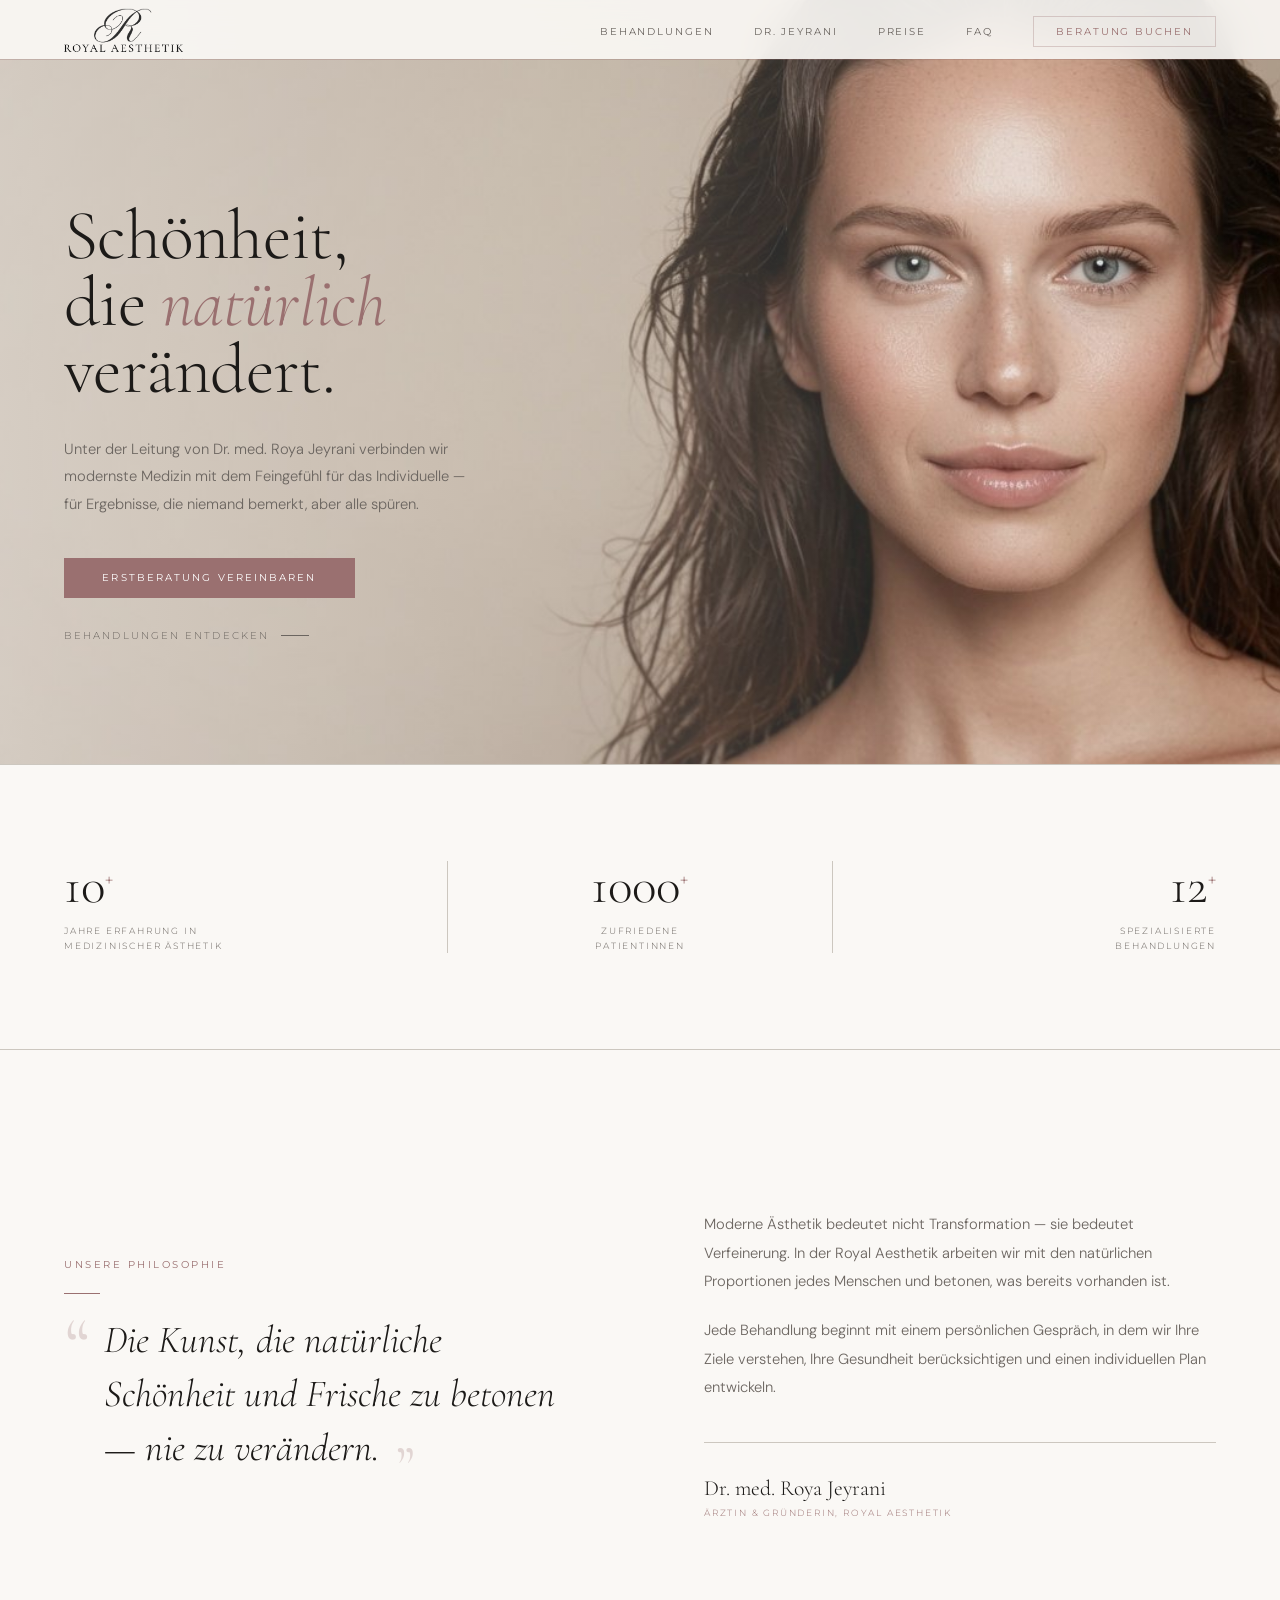
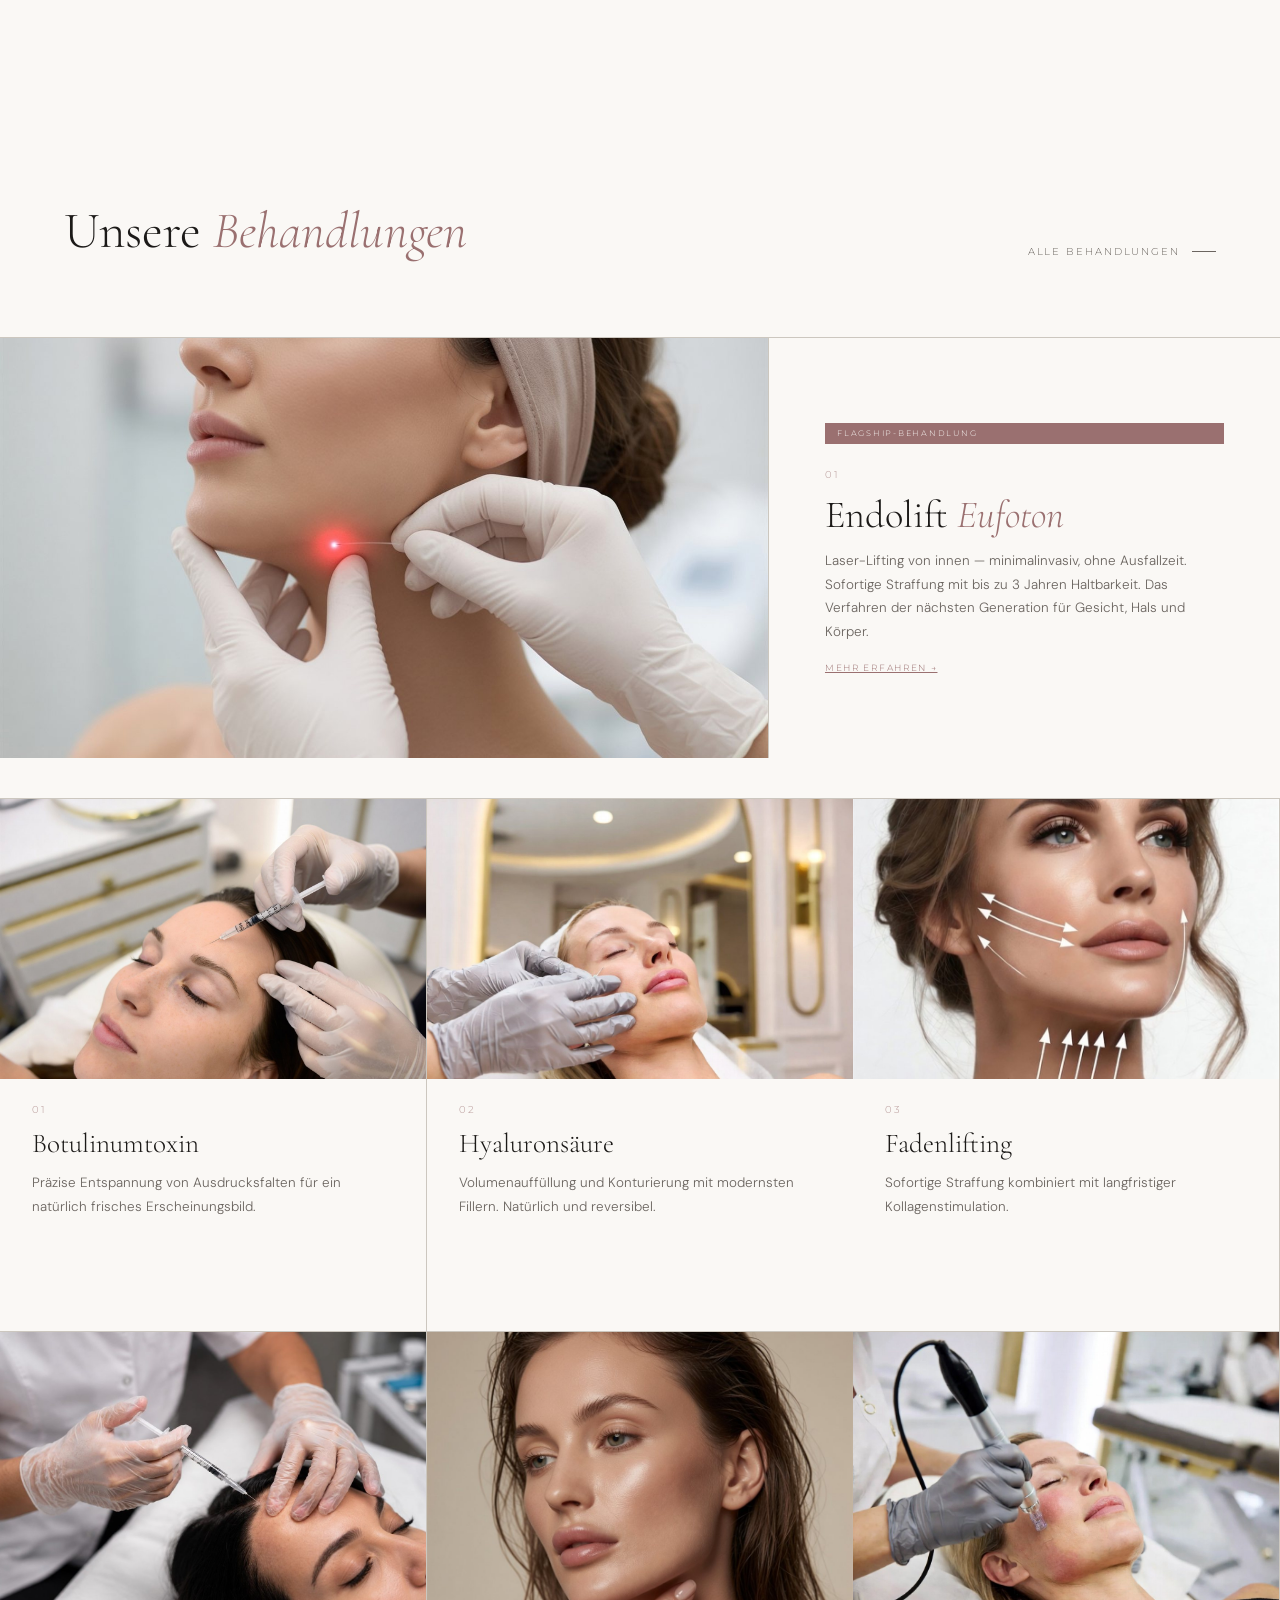
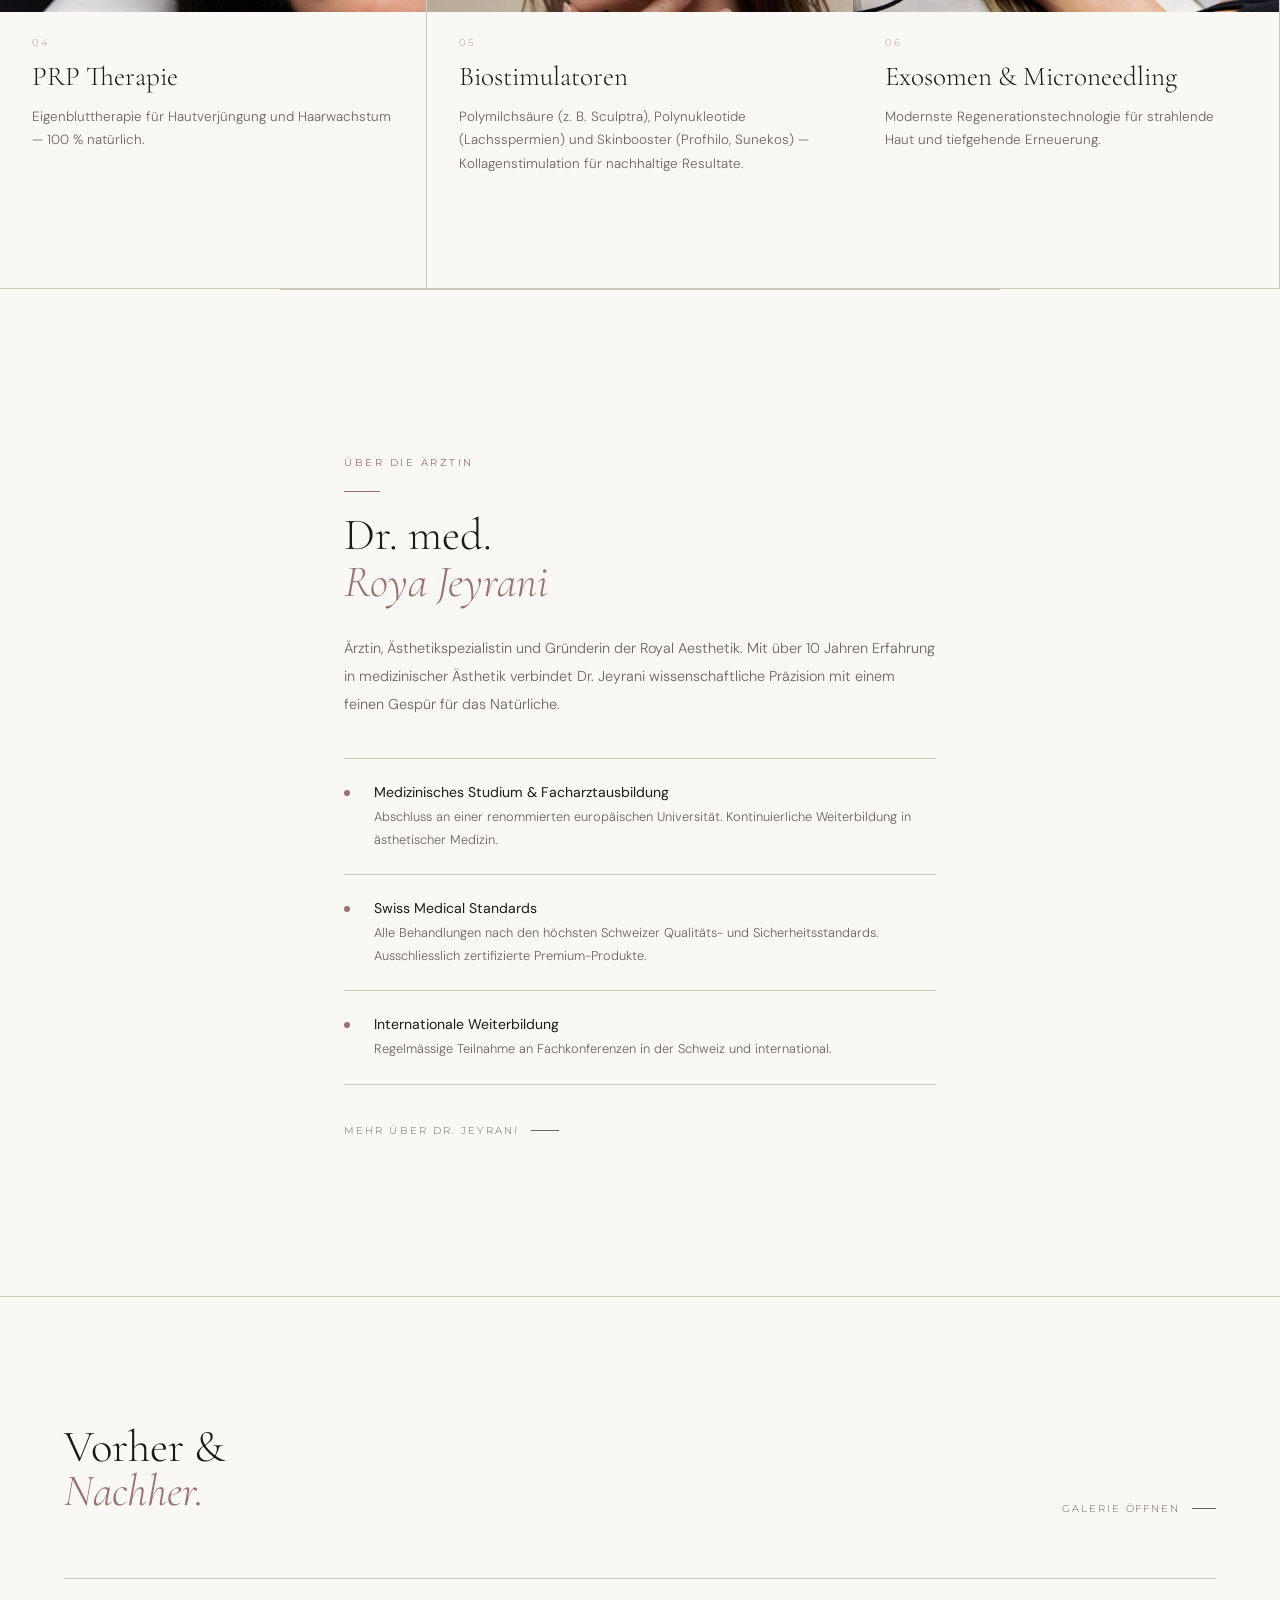
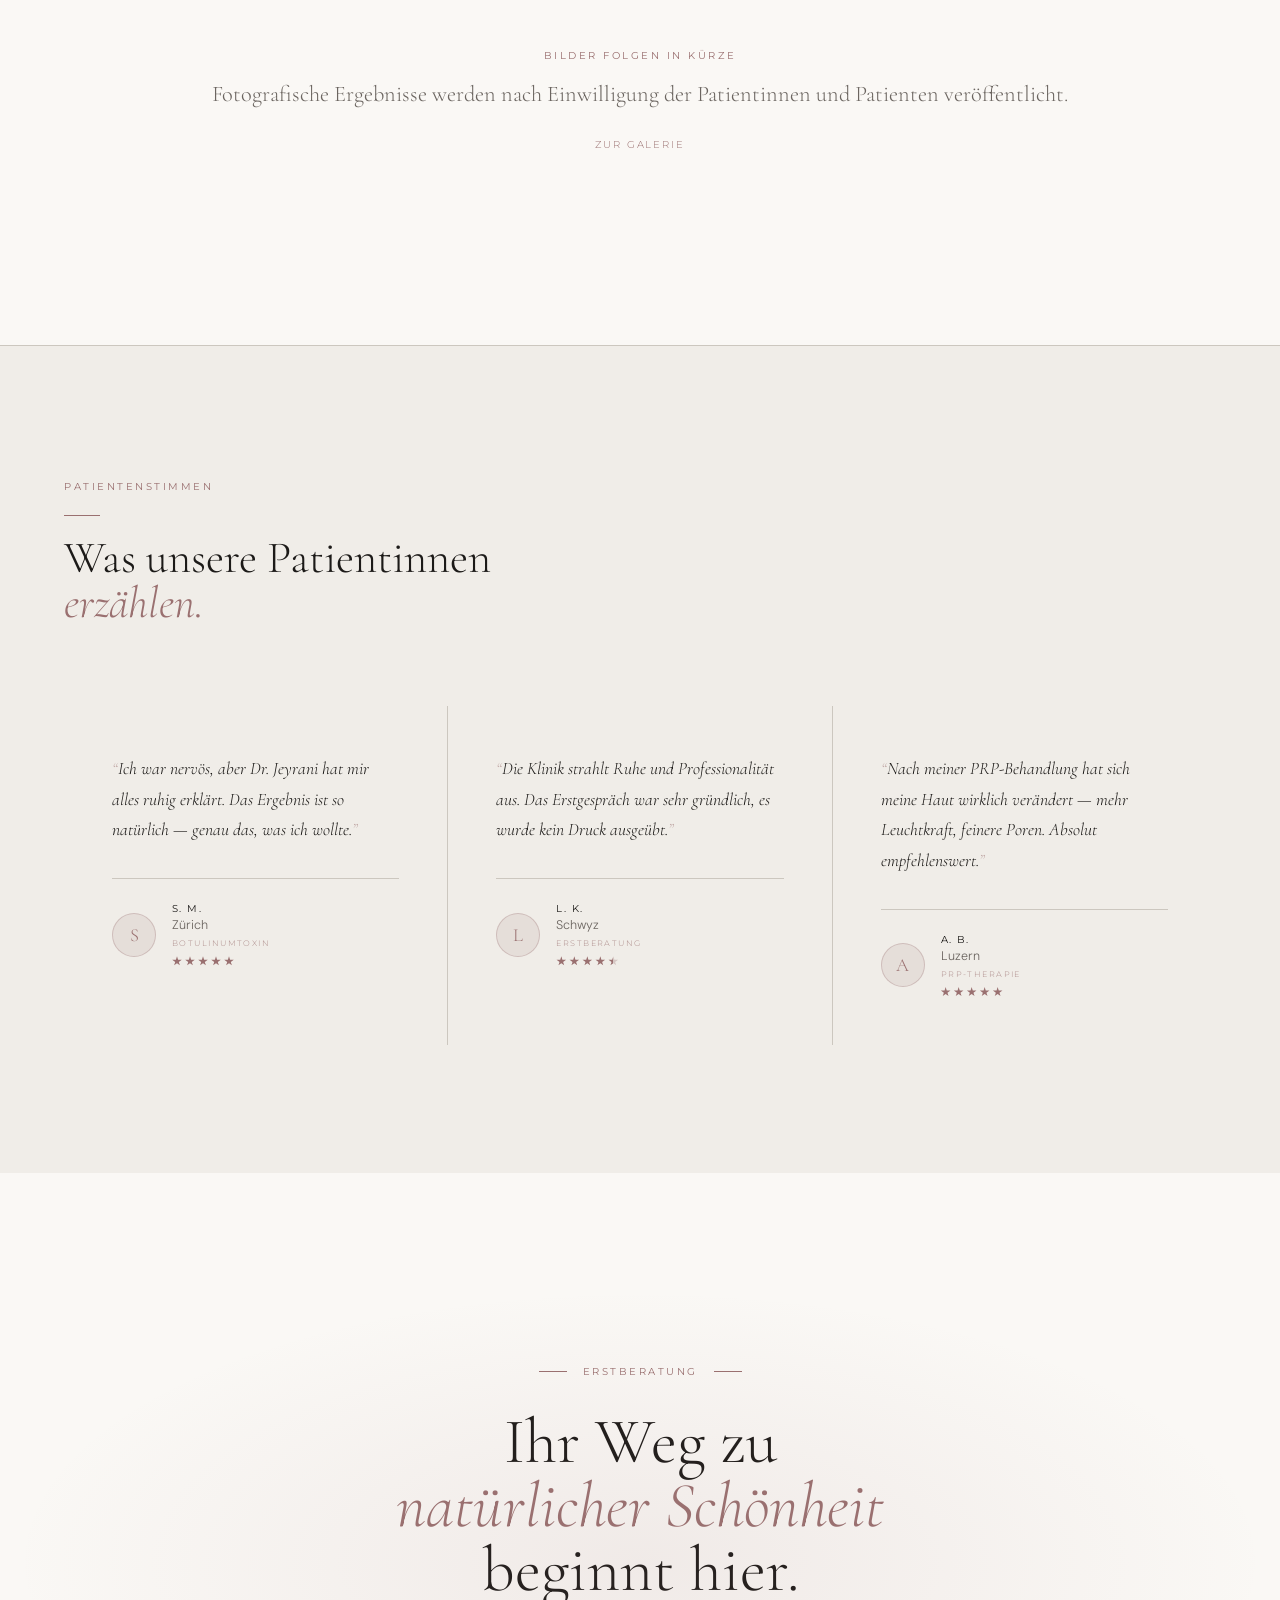
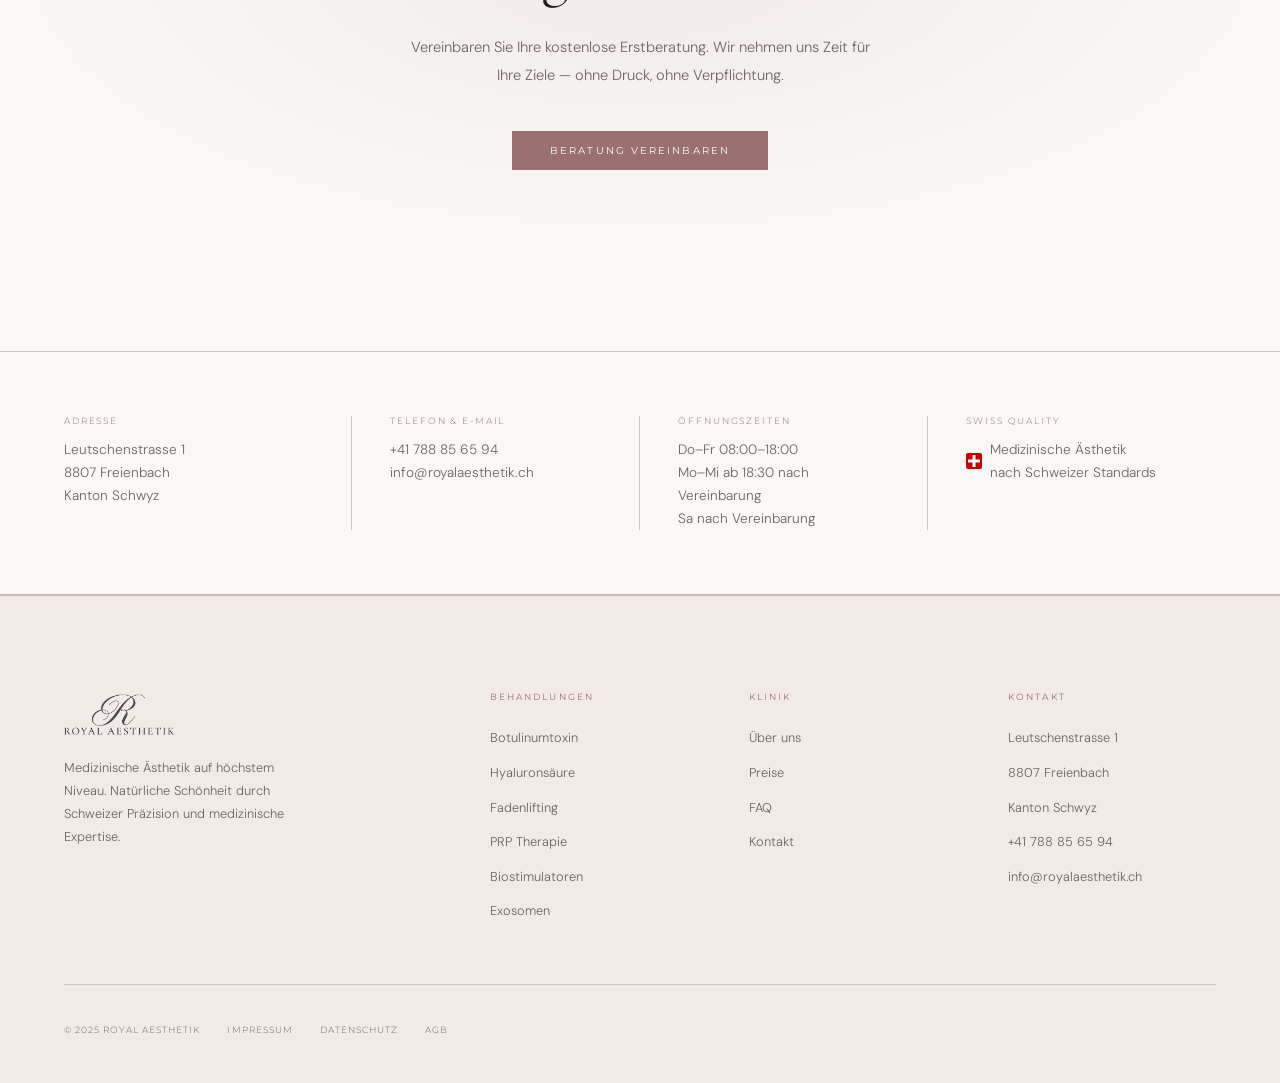
<file: index.html>
﻿<!DOCTYPE html>
<html lang="de">
<head>
<meta charset="UTF-8">
<meta name="viewport" content="width=device-width, initial-scale=1.0">
<link rel="icon" href="favicon.ico" sizes="any">
<link rel="apple-touch-icon" href="apple-touch-icon.png">
<title>Ästhetische Medizin Freienbach SZ — Royal Aesthetik</title>
<meta name="description" content="Medizinische Ästhetik in Freienbach SZ: Botulinumtoxin, Hyaluronsäure, Fadenlifting und PRP bei Dr. med. Roya Jeyrani. Über 10 Jahre Erfahrung.">
<link rel="canonical" href="https://royalaesthetik.ch/">
<meta property="og:type" content="website">
<meta property="og:site_name" content="Royal Aesthetik">
<meta property="og:locale" content="de_CH">
<meta property="og:title" content="Ästhetische Medizin Freienbach SZ — Royal Aesthetik">
<meta property="og:description" content="Medizinische Ästhetik in Freienbach SZ: Botulinumtoxin, Hyaluronsäure, Fadenlifting und PRP bei Dr. med. Roya Jeyrani. Über 10 Jahre Erfahrung.">
<meta property="og:url" content="https://royalaesthetik.ch/">
<meta property="og:image" content="https://royalaesthetik.ch/og-image.jpg">
<meta property="og:image:width" content="1200">
<meta property="og:image:height" content="630">
<meta name="twitter:card" content="summary_large_image">
<script type="application/ld+json">
{
  "@context": "https://schema.org",
  "@type": "MedicalClinic",
  "name": "Royal Aesthetik",
  "description": "Praxis für ästhetische Medizin unter der Leitung von Dr. med. Roya Jeyrani in Freienbach, Kanton Schwyz.",
  "url": "https://royalaesthetik.ch",
  "telephone": "+41788856594",
  "email": "info@royalaesthetik.ch",
  "address": {
    "@type": "PostalAddress",
    "streetAddress": "Leutschenstrasse 1",
    "postalCode": "8807",
    "addressLocality": "Freienbach",
    "addressRegion": "SZ",
    "addressCountry": "CH"
  },
  "founder": {
    "@type": "Person",
    "name": "Dr. med. Roya Jeyrani",
    "jobTitle": "Ärztin für ästhetische Medizin",
    "medicalSpecialty": "Radiology"
  },
  "openingHoursSpecification": [{
    "@type": "OpeningHoursSpecification",
    "dayOfWeek": ["Thursday", "Friday"],
    "opens": "08:00",
    "closes": "18:00"
  }],
  "availableService": [
    { "@type": "MedicalProcedure", "name": "Botulinumtoxin" },
    { "@type": "MedicalProcedure", "name": "Hyaluronsäure" },
    { "@type": "MedicalProcedure", "name": "Fadenlifting" },
    { "@type": "MedicalProcedure", "name": "PRP-Therapie" },
    { "@type": "MedicalProcedure", "name": "Biostimulatoren" },
    { "@type": "MedicalProcedure", "name": "Microneedling" }
  ]
}
</script>
<link rel="preconnect" href="https://fonts.googleapis.com">
<link rel="preconnect" href="https://fonts.gstatic.com" crossorigin>
<link href="https://fonts.googleapis.com/css2?family=Cormorant+Garamond:ital,wght@0,200;0,300;0,400;0,500;1,200;1,300;1,400&family=DM+Sans:wght@300;400;500&family=Montserrat:wght@300;400;500&display=swap" rel="stylesheet">
<style>
*,*::before,*::after{box-sizing:border-box;margin:0;padding:0}
:root{
  --bg:#FAF8F5;
  --bg-2:#F0EDE8;
  --bg-3:#E5E0D8;
  --bg-4:#DDD8CF;
  --ivory:#1C1A18;
  --ivory-dim:#6B6560;
  --ivory-dark:#CCC7BF;
  --gold:#B8925A;
  --gold-dim:rgba(154,112,112,.15);
  --gold-pale:rgba(154,112,112,.15);
  --rose:#9A7070;
  --rose-dim:rgba(154,112,112,.3);
  --rose-pale:rgba(154,112,112,.12);
  --white:#FFFFFF;
  --font-display:'Cormorant Garamond',Georgia,serif;
  --font-body:'DM Sans',system-ui,sans-serif;
  --font-label:'Montserrat',sans-serif;
  --ease:cubic-bezier(0.25,0.1,0.25,1);
  --ease-out:cubic-bezier(0,0,.2,1);
}
html{scroll-behavior:smooth;font-size:16px}
body{background:var(--bg);color:var(--ivory);font-family:var(--font-body);font-weight:300;-webkit-font-smoothing:antialiased;overflow-x:hidden}

/* UTILS */
.label{font-family:var(--font-label);font-size:10px;letter-spacing:.25em;text-transform:uppercase;color:var(--rose);font-weight:400}
.gold-line{display:block;width:36px;height:1px;background:var(--rose);margin:1.25rem 0}
.gold-line--c{margin:1.25rem auto}

/* REVEAL */
.r{opacity:0;transform:translateY(24px);transition:opacity 1s var(--ease),transform 1s var(--ease)}
.r.on{opacity:1;transform:none}
.rl{opacity:0;transform:translateX(-28px);transition:opacity 1s var(--ease),transform 1s var(--ease)}
.rl.on{opacity:1;transform:none}
.rr{opacity:0;transform:translateX(28px);transition:opacity 1s var(--ease),transform 1s var(--ease)}
.rr.on{opacity:1;transform:none}
.d1{transition-delay:.1s}.d2{transition-delay:.2s}.d3{transition-delay:.35s}.d4{transition-delay:.5s}

/* ── NAV ── */
nav{position:fixed;top:0;left:0;right:0;z-index:200;height:60px;padding:0 5vw;display:flex;align-items:center;justify-content:space-between;border-bottom:1px solid var(--rose-dim);overflow:visible}
nav::before{content:'';position:absolute;inset:0;background:rgba(250,248,245,.92);backdrop-filter:blur(16px);z-index:-1;transition:background .5s}
nav.scrolled::before{background:rgba(250,248,245,.96)}
.nav-logo{display:flex;align-items:center;text-decoration:none;padding-top:1px}
.nav-logo img{height:56px;width:auto;display:block;transform:translateY(4px)}
.nav-links{display:flex;gap:2.5rem;list-style:none;align-items:center}
.nav-links a{font-family:var(--font-label);font-size:9.5px;letter-spacing:.2em;text-transform:uppercase;color:var(--ivory-dim);text-decoration:none;transition:color .3s;font-weight:400}
.nav-links a:hover{color:var(--ivory)}
.nav-cta{background:transparent!important;border:1px solid var(--rose-dim);color:var(--rose)!important;padding:.55rem 1.4rem;transition:background .3s!important,border-color .3s!important,color .3s!important}
.nav-cta:hover{background:var(--rose)!important;border-color:var(--rose)!important;color:var(--white)!important}
.hamburger{display:none;flex-direction:column;gap:5px;cursor:pointer;background:none;border:none;padding:4px}
.hamburger span{display:block;width:20px;height:1px;background:var(--ivory)}

/* ── HERO ── */
.hero{height:85vh;max-height:860px;position:relative;display:flex;align-items:center;overflow:hidden;border-bottom:1px solid var(--ivory-dark)}
.hero-bg{position:absolute;inset:0;z-index:0}
.hero-bg img{width:100%;height:100%;object-fit:cover;object-position:center top;display:block}
.hero-bg::after{content:'';position:absolute;inset:0;background:linear-gradient(to right,rgba(250,248,245,.55) 0%,rgba(250,248,245,.2) 55%,rgba(250,248,245,0) 100%)}
.hero-bg-img{display:none}
.hero-grid-overlay{display:none}
.hero-content{position:relative;z-index:2;padding:140px 5vw 60px;max-width:680px;display:flex;flex-direction:column;justify-content:center}
.hero-portrait{display:none}
.hero-eyebrow{font-family:var(--font-label);font-size:10px;letter-spacing:.3em;text-transform:uppercase;color:var(--rose);margin-bottom:2.5rem;display:flex;align-items:center;gap:1.5rem}
.hero-eyebrow::before{content:'';display:block;width:32px;height:1px;background:var(--rose)}
.hero-title{font-family:var(--font-display);font-size:clamp(3rem,5.5vw,7rem);font-weight:200;line-height:.95;letter-spacing:-.01em;color:var(--ivory)}
.hero-title em{font-style:italic;color:var(--rose);font-weight:200}
.hero-title .line{display:block;overflow:hidden}
.hero-title .line span{display:block;transform:translateY(110%);transition:transform 1.1s var(--ease-out)}
.hero-title .line span.on{transform:none}
.hero-sub{font-size:.92rem;line-height:1.85;color:var(--ivory-dim);max-width:420px;margin-top:2rem;font-weight:300}
.hero-actions{display:flex;gap:2rem;margin-top:2.5rem;align-items:center;flex-wrap:wrap}
.btn-dark{font-family:var(--font-label);font-size:9.5px;letter-spacing:.22em;text-transform:uppercase;background:var(--rose);color:var(--white);padding:.9rem 2.4rem;text-decoration:none;transition:background .3s,transform .3s;font-weight:400}
.btn-dark:hover{background:var(--ivory);transform:translateY(-2px)}
.btn-outline{font-family:var(--font-label);font-size:9.5px;letter-spacing:.22em;text-transform:uppercase;color:var(--ivory-dim);text-decoration:none;display:flex;align-items:center;gap:.75rem;transition:color .3s}
.btn-outline::after{content:'';display:block;width:28px;height:1px;background:currentColor;transition:width .35s}
.btn-outline:hover{color:var(--rose)}
.btn-outline:hover::after{width:48px}
.hero-right-info{display:none}
.hero-stat{margin-bottom:2.5rem}
.hero-stat-num{font-family:var(--font-display);font-size:3.5rem;font-weight:200;color:var(--ivory);line-height:1}
.hero-stat-num sup{font-size:.4em;vertical-align:super;color:var(--rose)}
.hero-stat-label{font-family:var(--font-label);font-size:9px;letter-spacing:.2em;text-transform:uppercase;color:var(--ivory-dim);margin-top:.4rem}
.hero-scroll{position:absolute;bottom:2rem;left:50%;transform:translateX(-50%);display:flex;flex-direction:column;align-items:center;gap:.75rem;z-index:2}
.hero-scroll-line{width:1px;height:40px;background:linear-gradient(to bottom,var(--rose),transparent);animation:pulse 2s ease-in-out infinite}
@keyframes pulse{0%,100%{opacity:.4;transform:scaleY(1)}50%{opacity:1;transform:scaleY(.7)}}
.hero-scroll-label{font-family:var(--font-label);font-size:8px;letter-spacing:.25em;text-transform:uppercase;color:var(--ivory-dim)}

/* ── INTRO STRIP ── */
.intro-strip{padding:6rem 5vw;border-bottom:1px solid var(--ivory-dark);display:grid;grid-template-columns:1fr 1px 1fr 1px 1fr;gap:0}
.intro-strip-divider{background:var(--ivory-dark)}
.intro-item{padding:0 4vw;text-align:center}
.intro-item:first-child{padding-left:0;text-align:left}
.intro-item:last-child{padding-right:0;text-align:right}
.intro-num{font-family:var(--font-display);font-size:clamp(2.5rem,4vw,4rem);font-weight:200;color:var(--ivory);line-height:1}
.intro-num sup{font-size:.4em;vertical-align:super;color:var(--rose)}
.intro-label{font-family:var(--font-label);font-size:9px;letter-spacing:.2em;text-transform:uppercase;color:var(--ivory-dim);margin-top:.75rem;line-height:1.6}

/* ── PHILOSOPHY ── */
.philosophy{padding:10rem 5vw;display:grid;grid-template-columns:1fr 1fr;gap:10vw;align-items:center}
.phil-quote{font-family:var(--font-display);font-size:clamp(1.8rem,3vw,3.2rem);font-weight:200;line-height:1.4;color:var(--ivory);font-style:italic;position:relative;padding-left:2.5rem}
.phil-quote::before{content:'\201C';position:absolute;left:0;top:-.5rem;font-size:5rem;line-height:1;color:var(--rose);opacity:.25;font-style:normal}
.phil-quote::after{content:'\201D';font-size:1.6em;line-height:0;vertical-align:-.45em;margin-left:.12em;color:var(--rose);opacity:.25;font-style:normal}
.phil-body{}
.phil-body p{font-size:.92rem;line-height:1.95;color:var(--ivory-dim);margin-bottom:1.25rem;font-weight:300}
.phil-sig{margin-top:2.5rem;padding-top:2rem;border-top:1px solid var(--ivory-dark)}
.phil-sig-name{font-family:var(--font-display);font-size:1.35rem;font-weight:300;color:var(--ivory)}
.phil-sig-role{font-family:var(--font-label);font-size:9px;letter-spacing:.2em;text-transform:uppercase;color:var(--rose);margin-top:.35rem}

/* ── TREATMENTS ── */
.treatments{padding:8rem 0 0}
.treatments-header{padding:0 5vw 5rem;display:flex;justify-content:space-between;align-items:flex-end}
.treatments-title{font-family:var(--font-display);font-size:clamp(2.2rem,4vw,4.5rem);font-weight:200;line-height:1;color:var(--ivory)}
.treatments-title em{font-style:italic;color:var(--rose)}
.treatments-link{font-family:var(--font-label);font-size:9.5px;letter-spacing:.2em;text-transform:uppercase;color:var(--ivory-dim);text-decoration:none;display:flex;align-items:center;gap:.75rem;transition:color .3s}
.treatments-link::after{content:'';display:block;width:24px;height:1px;background:currentColor;transition:width .35s}
.treatments-link:hover{color:var(--rose)}
.treatments-link:hover::after{width:42px}
.treatments-grid{display:grid;grid-template-columns:repeat(3,1fr);border-top:1px solid var(--ivory-dark)}
.t-card{padding:0 0 2.5rem;border-right:1px solid var(--ivory-dark);border-bottom:1px solid var(--ivory-dark);position:relative;overflow:hidden;cursor:pointer;transition:background .4s}
.t-card:nth-child(3n){border-right:none}
.t-card:hover{background:var(--bg-3)}
.t-card::after{content:'';position:absolute;left:0;bottom:0;width:0;height:2px;background:var(--rose);transition:width .6s var(--ease)}
.t-card:hover::after{width:100%}
.t-card-img{height:280px;overflow:hidden;width:100%;margin-bottom:1.5rem}
.t-card-img img{width:100%;height:100%;object-fit:cover;object-position:center;display:block;transition:transform .8s var(--ease)}
.t-card:hover .t-card-img img{transform:scale(1.05)}
.t-card-body{padding:0 2rem 2rem}
.t-num{font-family:var(--font-label);font-size:10px;letter-spacing:.2em;color:var(--rose);opacity:.7;margin-bottom:.75rem}
.t-name{font-family:var(--font-display);font-size:1.7rem;font-weight:300;color:var(--ivory);line-height:1.15;margin-bottom:.75rem}
.t-desc{font-size:.84rem;line-height:1.75;color:var(--ivory-dim);margin-bottom:1.25rem;font-weight:300}
.t-meta{display:flex;flex-direction:column;gap:.4rem;margin-bottom:2rem}
.t-meta-item{display:flex;justify-content:space-between;font-size:.78rem;padding:.35rem 0;border-bottom:1px solid var(--ivory-dark)}
.t-meta-key{color:var(--ivory-dim);font-family:var(--font-label);font-size:8.5px;letter-spacing:.12em;text-transform:uppercase}
.t-meta-val{color:var(--ivory);font-weight:400}
.t-arrow{font-family:var(--font-label);font-size:8.5px;letter-spacing:.2em;text-transform:uppercase;color:var(--rose);opacity:0;transform:translateX(-8px);transition:opacity .3s,transform .3s}
.t-card:hover .t-arrow{opacity:1;transform:none}
.t-card-featured{grid-column:1/-1;display:grid;grid-template-columns:3fr 2fr;border-right:none}
.t-card-featured .t-card-img{height:420px;margin-bottom:0}
.t-card-featured .t-card-body{padding:3.5rem;display:flex;flex-direction:column;justify-content:center;border-left:1px solid var(--ivory-dark)}
.t-card-featured .t-name{font-size:2.4rem}
.t-featured-badge{display:inline-block;font-family:var(--font-label);font-size:8px;letter-spacing:.22em;text-transform:uppercase;color:var(--bg);background:var(--rose);padding:.35rem .75rem;margin-bottom:1.5rem}

/* ── DOCTOR ── */
.doctor{padding:10rem 5vw;display:grid;grid-template-columns:1fr 1fr;gap:8vw;align-items:center;border-top:1px solid var(--ivory-dark)}
.doctor-img{aspect-ratio:3/4;background:linear-gradient(160deg,#2a2420,#1a1410);position:relative;overflow:hidden}
.doctor-img-inner{width:100%;height:100%;background:linear-gradient(160deg,#3a2e26 0%,#201810 60%,#120e0a 100%)}
.doctor-img-label{position:absolute;bottom:1.5rem;left:1.5rem;font-family:var(--font-label);font-size:8.5px;letter-spacing:.18em;text-transform:uppercase;color:rgba(240,237,232,.35)}
.doctor-content .label{color:var(--rose)}
.doctor-name{font-family:var(--font-display);font-size:clamp(2rem,3.5vw,3.8rem);font-weight:200;line-height:1.05;margin:1.25rem 0 1.75rem;color:var(--ivory)}
.doctor-name em{font-style:italic;color:var(--rose)}
.doctor-bio{font-size:.9rem;line-height:1.95;color:var(--ivory-dim);font-weight:300;margin-bottom:2.5rem}
.doctor-creds{border-top:1px solid var(--ivory-dark)}
.doctor-cred{display:flex;gap:1.5rem;padding:1.5rem 0;border-bottom:1px solid var(--ivory-dark);align-items:flex-start}
.doctor-cred-dot{width:6px;height:6px;border-radius:50%;background:var(--rose);flex-shrink:0;margin-top:.4rem}
.doctor-cred-text strong{display:block;font-size:.88rem;font-weight:400;color:var(--ivory);margin-bottom:.25rem}
.doctor-cred-text span{font-size:.8rem;color:var(--ivory-dim);line-height:1.6;font-weight:300}

/* ── GALLERY ── */
.gallery{padding:8rem 5vw;border-top:1px solid var(--ivory-dark)}
.gallery-header{display:flex;justify-content:space-between;align-items:flex-end;margin-bottom:4rem}
.gallery-title{font-family:var(--font-display);font-size:clamp(2rem,3.5vw,3.8rem);font-weight:200;color:var(--ivory);line-height:1}
.gallery-title em{font-style:italic;color:var(--rose)}
.gallery-grid{display:grid;grid-template-columns:2fr 1fr 1fr;grid-template-rows:280px 280px;gap:2px}
.g-cell{position:relative;overflow:hidden;cursor:pointer}
.g-cell--tall{grid-row:span 2}
.g-bg{width:100%;height:100%;transition:transform .7s var(--ease)}
.g-cell:hover .g-bg{transform:scale(1.04)}
.g-overlay{position:absolute;inset:0;background:rgba(10,10,10,0);transition:background .4s;display:flex;align-items:flex-end;padding:1.5rem}
.g-cell:hover .g-overlay{background:rgba(10,10,10,.55)}
.g-label-wrap{opacity:0;transform:translateY(6px);transition:opacity .4s,transform .4s}
.g-cell:hover .g-label-wrap{opacity:1;transform:none}
.g-label{font-family:var(--font-display);font-size:1.1rem;font-weight:300;color:var(--ivory);display:block}
.g-sublabel{font-family:var(--font-label);font-size:8.5px;letter-spacing:.18em;text-transform:uppercase;color:var(--rose);margin-top:.25rem;display:block}
.g-bg-1{background:linear-gradient(160deg,#3a2e24,#1e1810)}
.g-bg-2{background:linear-gradient(160deg,#2e2418,#181008)}
.g-bg-3{background:linear-gradient(160deg,#342a1e,#1c1410)}
.g-bg-4{background:linear-gradient(160deg,#302618,#1a1208)}
.g-bg-5{background:linear-gradient(160deg,#3c3026,#201812)}

/* ── TESTIMONIALS ── */
.testimonials{padding:8rem 5vw;border-top:1px solid var(--ivory-dark);background:var(--bg-2)}
.test-header{margin-bottom:5rem}
.test-grid{display:grid;grid-template-columns:repeat(3,1fr);gap:1px;background:var(--ivory-dark)}
.test-card{background:var(--bg-2);padding:3rem}
.test-quote{font-family:var(--font-display);font-size:1.1rem;font-weight:300;color:var(--ivory);line-height:1.75;font-style:italic;position:relative}
.test-quote::before{content:'\201C';color:var(--rose);opacity:.5}
.test-quote::after{content:'\201D';color:var(--rose);opacity:.5}
.test-author{margin-top:2rem;display:flex;align-items:center;gap:1rem;padding-top:1.5rem;border-top:1px solid var(--ivory-dark)}
.test-avatar{width:44px;height:44px;border-radius:50%;background:var(--rose-pale);border:1px solid var(--rose-dim);display:flex;align-items:center;justify-content:center;font-family:var(--font-display);font-size:1.15rem;font-weight:300;color:var(--rose);flex-shrink:0}
.test-name{font-family:var(--font-label);font-size:9.5px;letter-spacing:.15em;text-transform:uppercase;color:var(--ivory);font-weight:400}
.test-loc{font-size:.78rem;color:var(--ivory-dim);margin-top:.2rem}
.test-treatment{font-family:var(--font-label);font-size:8px;letter-spacing:.18em;text-transform:uppercase;color:var(--rose);margin-top:.3rem;opacity:.8}
.test-stars{display:flex;gap:3px;margin-top:.5rem}
.test-stars span{display:block;width:10px;height:10px;background:var(--rose);clip-path:polygon(50% 0%,61% 35%,98% 35%,68% 57%,79% 91%,50% 70%,21% 91%,32% 57%,2% 35%,39% 35%)}
.test-stars span.half{background:linear-gradient(90deg,var(--rose) 50%,var(--rose-dim) 50%)}

/* ── CTA ── */
.cta-section{padding:12rem 5vw;text-align:center;position:relative;overflow:hidden}
.cta-section::before{content:'';position:absolute;inset:0;background:radial-gradient(ellipse 70% 50% at 50% 50%,rgba(154,112,112,.1) 0%,transparent 70%)}
.cta-label{justify-content:center;display:flex;align-items:center;gap:1rem;margin-bottom:2rem}
.cta-label::before,.cta-label::after{content:'';display:block;width:28px;height:1px;background:var(--rose)}
.cta-title{font-family:var(--font-display);font-size:clamp(2.5rem,5vw,5.5rem);font-weight:200;line-height:1;color:var(--ivory);margin-bottom:2rem}
.cta-title em{font-style:italic;color:var(--rose)}
.cta-sub{font-size:.92rem;color:var(--ivory-dim);max-width:480px;margin:0 auto 3rem;line-height:1.9;font-weight:300}

/* ── CONTACT STRIP ── */
.contact-strip{border-top:1px solid var(--ivory-dark);padding:4rem 5vw;display:grid;grid-template-columns:repeat(4,1fr);gap:0}
.contact-item{padding:0 3vw;border-right:1px solid var(--ivory-dark)}
.contact-item:first-child{padding-left:0}
.contact-item:last-child{border-right:none}
.contact-item-label{font-family:var(--font-label);font-size:8.5px;letter-spacing:.22em;text-transform:uppercase;color:var(--rose);margin-bottom:.75rem}
.contact-item-value{font-size:.85rem;color:var(--ivory-dim);line-height:1.7;font-weight:300}
.contact-item-value a{color:var(--ivory-dim);text-decoration:none;transition:color .3s}
.contact-item-value a:hover{color:var(--rose)}

/* ── FOOTER ── */
footer{background:rgba(154,112,112,.1);padding:6rem 5vw 3rem;border-top:2px solid rgba(154,112,112,.4)}
.footer-top{display:grid;grid-template-columns:1.8fr 1fr 1fr 1fr;gap:4vw;padding-bottom:4rem;border-bottom:1px solid var(--ivory-dark)}
.footer-logo{height:52px;width:auto;display:block;opacity:.85;filter:none}
.footer-tagline{font-size:.8rem;color:var(--ivory-dim);margin-top:.75rem;line-height:1.8;max-width:240px;font-weight:300}
.footer-col-title{font-family:var(--font-label);font-size:8.5px;letter-spacing:.25em;text-transform:uppercase;color:var(--rose);margin-bottom:1.5rem;font-weight:400}
.footer-links{list-style:none;display:flex;flex-direction:column;gap:.85rem}
.footer-links a{font-size:.8rem;color:var(--ivory-dim);text-decoration:none;transition:color .3s;font-weight:300}
.footer-links a:hover{color:var(--ivory)}
.footer-bottom{display:flex;justify-content:space-between;align-items:center;padding-top:2.5rem}
.footer-legal{font-family:var(--font-label);font-size:8.5px;letter-spacing:.12em;text-transform:uppercase;color:var(--ivory-dim)}
.footer-legal a{color:var(--ivory-dim);text-decoration:none;margin-left:1.5rem;transition:color .3s}
.footer-legal a:hover{color:var(--ivory)}

/* ── MOBILE ── */
@media(max-width:1024px){
  .hero-right-info{display:none}
  .intro-strip{grid-template-columns:1fr 1fr;gap:0}
  .intro-strip-divider{display:none}
  .intro-item{border-bottom:1px solid var(--ivory-dark);padding:2rem 3vw;text-align:left}
  .intro-item:first-child,.intro-item:last-child{text-align:left;padding-left:3vw}
  .philosophy{grid-template-columns:1fr;gap:4rem;padding:6rem 5vw}
  .treatments-grid{grid-template-columns:1fr 1fr}
  .t-card:nth-child(3n){border-right:1px solid var(--ivory-dark)}
  .t-card:nth-child(2n){border-right:none}
  .t-card-featured{grid-template-columns:1fr 1fr}
  .t-card-featured .t-card-img{height:320px}
  .doctor{grid-template-columns:1fr;gap:4rem;padding:6rem 5vw}
  .gallery-grid{grid-template-columns:1fr 1fr;grid-template-rows:auto}
  .g-cell--tall{grid-row:span 1}
  .g-bg{height:260px}
  .test-grid{grid-template-columns:1fr}
  .contact-strip{grid-template-columns:1fr 1fr;gap:0}
  .contact-item{padding:2rem 3vw;border-bottom:1px solid var(--ivory-dark);border-right:none}
  .contact-item:nth-child(odd){border-right:1px solid var(--ivory-dark)}
  .footer-top{grid-template-columns:1fr 1fr;gap:3rem}
  .footer-bottom{flex-direction:column;gap:1rem;text-align:center}
}
@media(max-width:768px){
  nav{height:56px}
  .nav-logo{align-self:center;padding-top:0}
  .nav-logo img{height:44px;transform:none}
  .nav-links{display:none}
  .hamburger{display:flex}
  .hero{display:block;height:auto;max-height:none;padding-top:56px}
  .hero-bg{position:relative;height:44vh;min-height:290px;max-height:400px}
  .hero-bg img{object-position:62% center}
  .hero-bg::after{display:none}
  .hero-title{font-size:clamp(2.8rem,10vw,4.5rem)}
  .hero-content{padding:2.5rem 5vw 3rem;max-width:none}
  .treatments-grid{grid-template-columns:1fr}
  .t-card{border-right:none!important}
  .t-card-featured{grid-template-columns:1fr}
  .t-card-featured .t-card-img{height:260px}
  .t-card-featured .t-card-body{border-left:none;border-top:1px solid var(--ivory-dark)}
  .gallery-grid{grid-template-columns:1fr;grid-template-rows:auto}
  .g-bg{height:220px}
  .contact-strip{grid-template-columns:1fr}
  .contact-item{border-right:none!important}
  .footer-top{grid-template-columns:1fr}
  .treatments-header{flex-direction:column;align-items:flex-start;gap:1.5rem}
  .gallery-header{flex-direction:column;align-items:flex-start;gap:1.5rem}
}
</style>
</head>
<body>

<!-- NAV -->
<nav id="nav">
  <a href="index.html" class="nav-logo"><img src="bilder/logo/logo.svg" alt="Royal Aesthetik"></a>
  <ul class="nav-links">
    <li><a href="behandlungen.html">Behandlungen</a></li>
    <li><a href="uber-uns.html">Dr. Jeyrani</a></li>
    <li><a href="preise.html">Preise</a></li>
    <li><a href="faq.html">FAQ</a></li>
    <li><a href="kontakt.html" class="nav-cta">Beratung buchen</a></li>
  </ul>
  <button class="hamburger" aria-label="Menü"><span></span><span></span><span></span></button>
</nav>

<!-- HERO -->
<section class="hero">
  <div class="hero-bg"><img src="bilder/hero.jpg" alt="Royal Aesthetik"></div>

  <div class="hero-content">
    <h1 class="hero-title" aria-label="Schönheit, die natürlich verändert.">
      <span class="line"><span class="on">Schönheit,</span></span>
      <span class="line"><span class="on" style="transition-delay:.15s">die <em>natürlich</em></span></span>
      <span class="line"><span class="on" style="transition-delay:.3s">verändert.</span></span>
    </h1>
    <p class="hero-sub r d3">Unter der Leitung von Dr. med. Roya Jeyrani verbinden wir modernste Medizin mit dem Feingefühl für das Individuelle — für Ergebnisse, die niemand bemerkt, aber alle spüren.</p>
    <div class="hero-actions r d4">
      <a href="kontakt.html" class="btn-dark">Erstberatung vereinbaren</a>
      <a href="behandlungen.html" class="btn-outline">Behandlungen entdecken</a>
    </div>
  </div>

</section>

<!-- INTRO STRIP -->
<div class="intro-strip">
  <div class="intro-item r">
    <p class="intro-num">10<sup>+</sup></p>
    <p class="intro-label">Jahre Erfahrung in<br>medizinischer Ästhetik</p>
  </div>
  <div class="intro-strip-divider"></div>
  <div class="intro-item r d1">
    <p class="intro-num">1000<sup>+</sup></p>
    <p class="intro-label">Zufriedene<br>Patientinnen</p>
  </div>
  <div class="intro-strip-divider"></div>
  <div class="intro-item r d2">
    <p class="intro-num">12<sup>+</sup></p>
    <p class="intro-label">Spezialisierte<br>Behandlungen</p>
  </div>
</div>

<!-- PHILOSOPHY -->
<section class="philosophy">
  <div class="rl">
    <span class="label">Unsere Philosophie</span>
    <span class="gold-line"></span>
    <blockquote class="phil-quote">
      Die Kunst, die natürliche Schönheit und Frische zu betonen — nie zu verändern.
    </blockquote>
  </div>
  <div class="rr">
    <div class="phil-body">
      <p>Moderne Ästhetik bedeutet nicht Transformation — sie bedeutet Verfeinerung. In der Royal Aesthetik arbeiten wir mit den natürlichen Proportionen jedes Menschen und betonen, was bereits vorhanden ist.</p>
      <p>Jede Behandlung beginnt mit einem persönlichen Gespräch, in dem wir Ihre Ziele verstehen, Ihre Gesundheit berücksichtigen und einen individuellen Plan entwickeln.</p>
    </div>
    <div class="phil-sig">
      <p class="phil-sig-name">Dr. med. Roya Jeyrani</p>
      <p class="phil-sig-role">Ärztin & Gründerin, Royal Aesthetik</p>
    </div>
  </div>
</section>

<!-- TREATMENTS -->
<section class="treatments">
  <div class="treatments-header r">
    <h2 class="treatments-title">Unsere <em>Behandlungen</em></h2>
    <a href="behandlungen.html" class="treatments-link">Alle Behandlungen</a>
  </div>
  <div class="treatments-grid">
    <div class="t-card t-card-featured r d1">
      <div class="t-card-img"><img src="bilder/dienstleistungen/eufoton.jpg" alt="Endolift Eufoton" style="object-position:center 30%"></div>
      <div class="t-card-body">
        <span class="t-featured-badge">Flagship-Behandlung</span>
        <p class="t-num">01</p>
        <h3 class="t-name">Endolift <em style="font-style:italic;color:var(--rose)">Eufoton</em></h3>
        <p class="t-desc">Laser-Lifting von innen — minimalinvasiv, ohne Ausfallzeit. Sofortige Straffung mit bis zu 3 Jahren Haltbarkeit. Das Verfahren der nächsten Generation für Gesicht, Hals und Körper.</p>
        <a href="behandlungen.html" class="t-arrow" style="opacity:1;transform:none">Mehr erfahren →</a>
      </div>
    </div>
    <div class="t-card r d1">
      <div class="t-card-img"><img src="bilder/dienstleistungen/botulinumtoxin.jpg" alt="Botulinumtoxin"></div>
      <div class="t-card-body">
        <p class="t-num">01</p>
        <h3 class="t-name">Botulinum&shy;toxin</h3>
        <p class="t-desc">Präzise Entspannung von Ausdrucksfalten für ein natürlich frisches Erscheinungsbild.</p>
        <a href="behandlungen.html" class="t-arrow">Mehr erfahren →</a>
      </div>
    </div>
    <div class="t-card r d2">
      <div class="t-card-img"><img src="bilder/dienstleistungen/hyaluron.jpg" alt="Hyaluronsäure"></div>
      <div class="t-card-body">
        <p class="t-num">02</p>
        <h3 class="t-name">Hyaluron&shy;säure</h3>
        <p class="t-desc">Volumenauffüllung und Konturierung mit modernsten Fillern. Natürlich und reversibel.</p>
        <a href="behandlungen.html" class="t-arrow">Mehr erfahren →</a>
      </div>
    </div>
    <div class="t-card r d3">
      <div class="t-card-img"><img src="bilder/dienstleistungen/fadenlifting.jpg" alt="Fadenlifting"></div>
      <div class="t-card-body">
        <p class="t-num">03</p>
        <h3 class="t-name">Fadenlifting</h3>
        <p class="t-desc">Sofortige Straffung kombiniert mit langfristiger Kollagenstimulation.</p>
        <a href="behandlungen.html" class="t-arrow">Mehr erfahren →</a>
      </div>
    </div>
    <div class="t-card r d1">
      <div class="t-card-img"><img src="bilder/dienstleistungen/PRP (Platelet-Rich-Plasma).jpg" alt="PRP Therapie"></div>
      <div class="t-card-body">
        <p class="t-num">04</p>
        <h3 class="t-name">PRP Therapie</h3>
        <p class="t-desc">Eigenbluttherapie für Hautverjüngung und Haarwachstum — 100 % natürlich.</p>
        <a href="behandlungen.html" class="t-arrow">Mehr erfahren →</a>
      </div>
    </div>
    <div class="t-card r d2">
      <div class="t-card-img"><img src="bilder/dienstleistungen/biostimulatoren.jpg" alt="Biostimulatoren" style="object-position:center 20%"></div>
      <div class="t-card-body">
        <p class="t-num">05</p>
        <h3 class="t-name">Biostimulatoren</h3>
        <p class="t-desc">Polymilchsäure (z. B. Sculptra), Polynukleotide (Lachsspermien) und Skinbooster (Profhilo, Sunekos) — Kollagenstimulation für nachhaltige Resultate.</p>
        <a href="behandlungen.html" class="t-arrow">Mehr erfahren →</a>
      </div>
    </div>
    <div class="t-card r d3">
      <div class="t-card-img"><img src="bilder/dienstleistungen/microneedling.jpg" alt="Microneedling"></div>
      <div class="t-card-body">
        <p class="t-num">06</p>
        <h3 class="t-name">Exosomen & Microneedling</h3>
        <p class="t-desc">Modernste Regenerationstechnologie für strahlende Haut und tiefgehende Erneuerung.</p>
        <a href="behandlungen.html" class="t-arrow">Mehr erfahren →</a>
      </div>
    </div>
  </div>
</section>

<!-- DOCTOR -->
<section class="doctor" style="grid-template-columns:1fr;max-width:720px;margin:0 auto">
  <div class="rr">
    <span class="label">Über die Ärztin</span>
    <span class="gold-line"></span>
    <h2 class="doctor-name">Dr. med.<br><em>Roya Jeyrani</em></h2>
    <p class="doctor-bio">Ärztin, Ästhetikspezialistin und Gründerin der Royal Aesthetik. Mit über 10 Jahren Erfahrung in medizinischer Ästhetik verbindet Dr. Jeyrani wissenschaftliche Präzision mit einem feinen Gespür für das Natürliche.</p>
    <div class="doctor-creds">
      <div class="doctor-cred">
        <div class="doctor-cred-dot"></div>
        <div class="doctor-cred-text">
          <strong>Medizinisches Studium & Facharztausbildung</strong>
          <span>Abschluss an einer renommierten europäischen Universität. Kontinuierliche Weiterbildung in ästhetischer Medizin.</span>
        </div>
      </div>
      <div class="doctor-cred">
        <div class="doctor-cred-dot"></div>
        <div class="doctor-cred-text">
          <strong>Swiss Medical Standards</strong>
          <span>Alle Behandlungen nach den höchsten Schweizer Qualitäts- und Sicherheitsstandards. Ausschliesslich zertifizierte Premium-Produkte.</span>
        </div>
      </div>
      <div class="doctor-cred">
        <div class="doctor-cred-dot"></div>
        <div class="doctor-cred-text">
          <strong>Internationale Weiterbildung</strong>
          <span>Regelmässige Teilnahme an Fachkonferenzen in der Schweiz und international.</span>
        </div>
      </div>
    </div>
    <div style="margin-top:2.5rem">
      <a href="uber-uns.html" class="btn-outline">Mehr über Dr. Jeyrani</a>
    </div>
  </div>
</section>

<!-- GALLERY -->
<section class="gallery">
  <div class="gallery-header r">
    <h2 class="gallery-title">Vorher &<br><em>Nachher.</em></h2>
    <a href="galerie.html" class="treatments-link">Galerie öffnen</a>
  </div>
  <div class="r d1" style="padding:4rem;border-top:1px solid var(--ivory-dark);text-align:center">
    <span class="label">Bilder folgen in Kürze</span>
    <p style="font-family:var(--font-display);font-size:1.4rem;font-weight:200;color:var(--ivory-dim);margin-top:1rem">Fotografische Ergebnisse werden nach Einwilligung der Patientinnen und Patienten veröffentlicht.</p>
    <a href="galerie.html" style="display:inline-flex;align-items:center;gap:.75rem;font-family:var(--font-label);font-size:9.5px;letter-spacing:.2em;text-transform:uppercase;color:var(--rose);text-decoration:none;margin-top:2rem">Zur Galerie</a>
  </div>
</section>

<!-- TESTIMONIALS -->
<section class="testimonials">
  <div class="test-header r">
    <span class="label">Patientenstimmen</span>
    <span class="gold-line"></span>
    <h2 style="font-family:var(--font-display);font-size:clamp(2rem,3.5vw,3.8rem);font-weight:200;color:var(--ivory);line-height:1">Was unsere Patientinnen<br><em style="font-style:italic;color:var(--rose)">erzählen.</em></h2>
  </div>
  <div class="test-grid">
    <div class="test-card r d1">
      <p class="test-quote">Ich war nervös, aber Dr. Jeyrani hat mir alles ruhig erklärt. Das Ergebnis ist so natürlich — genau das, was ich wollte.</p>
      <div class="test-author">
        <div class="test-avatar">S</div>
        <div>
          <p class="test-name">S. M.</p>
          <p class="test-loc">Zürich</p>
          <p class="test-treatment">Botulinumtoxin</p>
          <div class="test-stars"><span></span><span></span><span></span><span></span><span></span></div>
        </div>
      </div>
    </div>
    <div class="test-card r d2">
      <p class="test-quote">Die Klinik strahlt Ruhe und Professionalität aus. Das Erstgespräch war sehr gründlich, es wurde kein Druck ausgeübt.</p>
      <div class="test-author">
        <div class="test-avatar">L</div>
        <div>
          <p class="test-name">L. K.</p>
          <p class="test-loc">Schwyz</p>
          <p class="test-treatment">Erstberatung</p>
          <div class="test-stars"><span></span><span></span><span></span><span></span><span class="half"></span></div>
        </div>
      </div>
    </div>
    <div class="test-card r d3">
      <p class="test-quote">Nach meiner PRP-Behandlung hat sich meine Haut wirklich verändert — mehr Leuchtkraft, feinere Poren. Absolut empfehlenswert.</p>
      <div class="test-author">
        <div class="test-avatar">A</div>
        <div>
          <p class="test-name">A. B.</p>
          <p class="test-loc">Luzern</p>
          <p class="test-treatment">PRP-Therapie</p>
          <div class="test-stars"><span></span><span></span><span></span><span></span><span></span></div>
        </div>
      </div>
    </div>
  </div>
</section>

<!-- CTA -->
<section class="cta-section">
  <div class="r">
    <div class="cta-label"><span class="label">Erstberatung</span></div>
    <h2 class="cta-title">Ihr Weg zu<br><em>natürlicher Schönheit</em><br>beginnt hier.</h2>
    <p class="cta-sub">Vereinbaren Sie Ihre kostenlose Erstberatung. Wir nehmen uns Zeit für Ihre Ziele — ohne Druck, ohne Verpflichtung.</p>
    <a href="kontakt.html" class="btn-dark">Beratung vereinbaren</a>
  </div>
</section>

<!-- CONTACT STRIP -->
<div class="contact-strip">
  <div class="contact-item r">
    <p class="contact-item-label">Adresse</p>
    <p class="contact-item-value">Leutschenstrasse 1<br>8807 Freienbach<br>Kanton Schwyz</p>
  </div>
  <div class="contact-item r d1">
    <p class="contact-item-label">Telefon &amp; E-Mail</p>
    <p class="contact-item-value"><a href="tel:+41788856594">+41 788 85 65 94</a><br><a href="mailto:info@royalaesthetik.ch">info@royalaesthetik.ch</a></p>
  </div>
  <div class="contact-item r d2">
    <p class="contact-item-label">Öffnungszeiten</p>
    <p class="contact-item-value">Do–Fr 08:00–18:00<br>Mo–Mi ab 18:30 nach Vereinbarung<br>Sa nach Vereinbarung</p>
  </div>
  <div class="contact-item r d3">
    <p class="contact-item-label">Swiss Quality</p>
    <p class="contact-item-value" style="display:flex;align-items:center;gap:.5rem">
      <svg width="16" height="16" viewBox="0 0 16 16" fill="none"><rect width="16" height="16" fill="#CC0000" rx="2"/><rect x="6.5" y="2" width="3" height="12" fill="white"/><rect x="2" y="6.5" width="12" height="3" fill="white"/></svg>
      Medizinische Ästhetik<br>nach Schweizer Standards
    </p>
  </div>
</div>

<!-- FOOTER -->
<footer>
  <div class="footer-top">
    <div>
      <img src="bilder/logo/logo.svg" alt="Royal Aesthetik" class="footer-logo">
      <p class="footer-tagline">Medizinische Ästhetik auf höchstem Niveau. Natürliche Schönheit durch Schweizer Präzision und medizinische Expertise.</p>
    </div>
    <div>
      <p class="footer-col-title">Behandlungen</p>
      <ul class="footer-links">
        <li><a href="behandlungen.html">Botulinumtoxin</a></li>
        <li><a href="behandlungen.html">Hyaluronsäure</a></li>
        <li><a href="behandlungen.html">Fadenlifting</a></li>
        <li><a href="behandlungen.html">PRP Therapie</a></li>
        <li><a href="behandlungen.html">Biostimulatoren</a></li>
        <li><a href="behandlungen.html">Exosomen</a></li>
      </ul>
    </div>
    <div>
      <p class="footer-col-title">Klinik</p>
      <ul class="footer-links">
        <li><a href="uber-uns.html">Über uns</a></li>
        <li><a href="preise.html">Preise</a></li>
        <li><a href="faq.html">FAQ</a></li>
        <li><a href="kontakt.html">Kontakt</a></li>
      </ul>
    </div>
    <div>
      <p class="footer-col-title">Kontakt</p>
      <ul class="footer-links">
        <li><a href="#">Leutschenstrasse 1</a></li>
        <li><a href="#">8807 Freienbach</a></li>
        <li><a href="#">Kanton Schwyz</a></li>
        <li><a href="tel:+41788856594">+41 788 85 65 94</a></li>
        <li><a href="mailto:info@royalaesthetik.ch">info@royalaesthetik.ch</a></li>
      </ul>
    </div>
  </div>
  <div class="footer-bottom">
    <div class="footer-legal">
      <span>© 2025 Royal Aesthetik</span>
      <a href="impressum.html">Impressum</a>
      <a href="datenschutz.html">Datenschutz</a>
      <a href="agb.html">AGB</a>
    </div>
  </div>
</footer>

<script>
const nav = document.getElementById('nav');
window.addEventListener('scroll', () => nav.classList.toggle('scrolled', window.scrollY > 40), {passive:true});

const obs = new IntersectionObserver(entries => {
  entries.forEach(e => { if(e.isIntersecting){ e.target.classList.add('on'); obs.unobserve(e.target); }});
}, {threshold: 0.1});
document.querySelectorAll('.r,.rl,.rr').forEach(el => obs.observe(el));

document.querySelector('.hamburger').addEventListener('click', function(){
  const l = document.querySelector('.nav-links');
  const open = l.style.display === 'flex';
  l.style.cssText = open ? '' : 'display:flex;flex-direction:column;position:fixed;top:64px;left:0;right:0;background:rgba(250,248,245,.98);padding:2rem 5vw;gap:1.5rem;border-bottom:1px solid rgba(154,112,112,.3);box-shadow:0 8px 24px rgba(28,26,24,.08)';
});
</script>
</body>
</html>
</file>
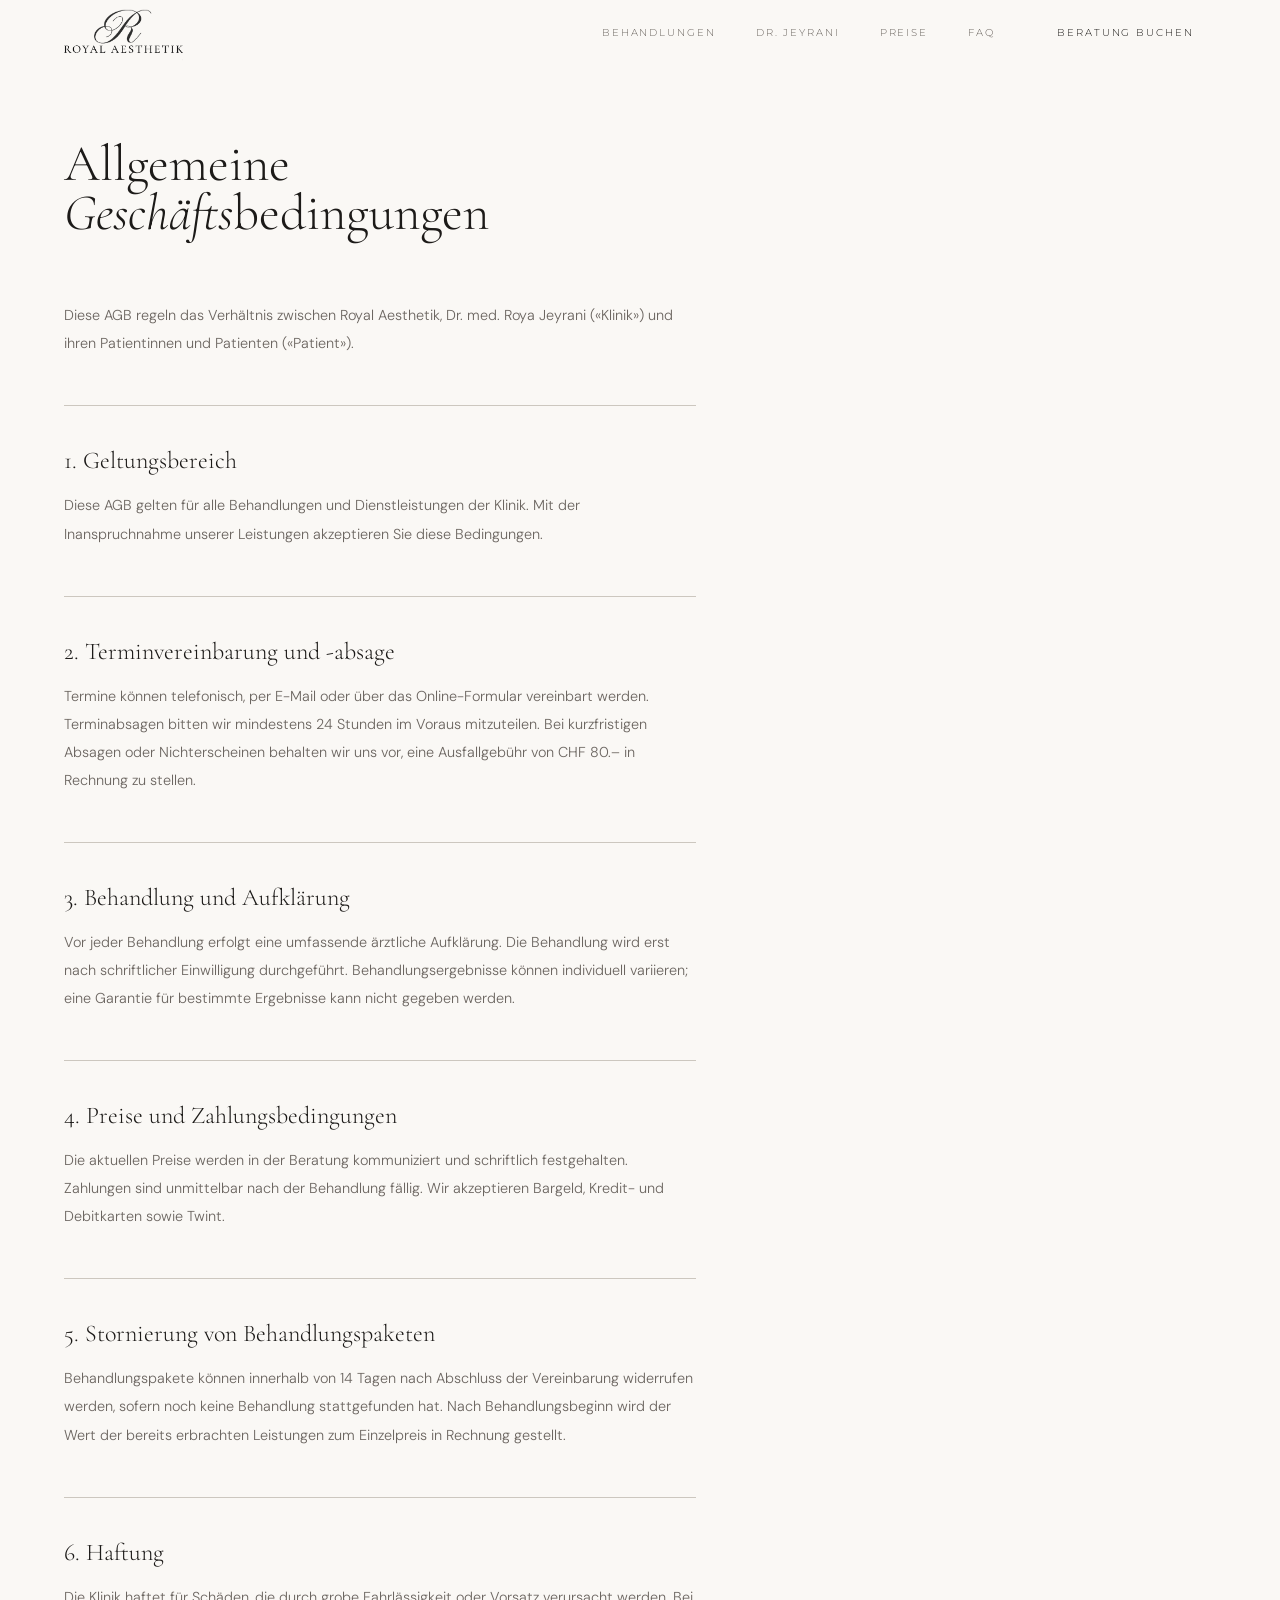
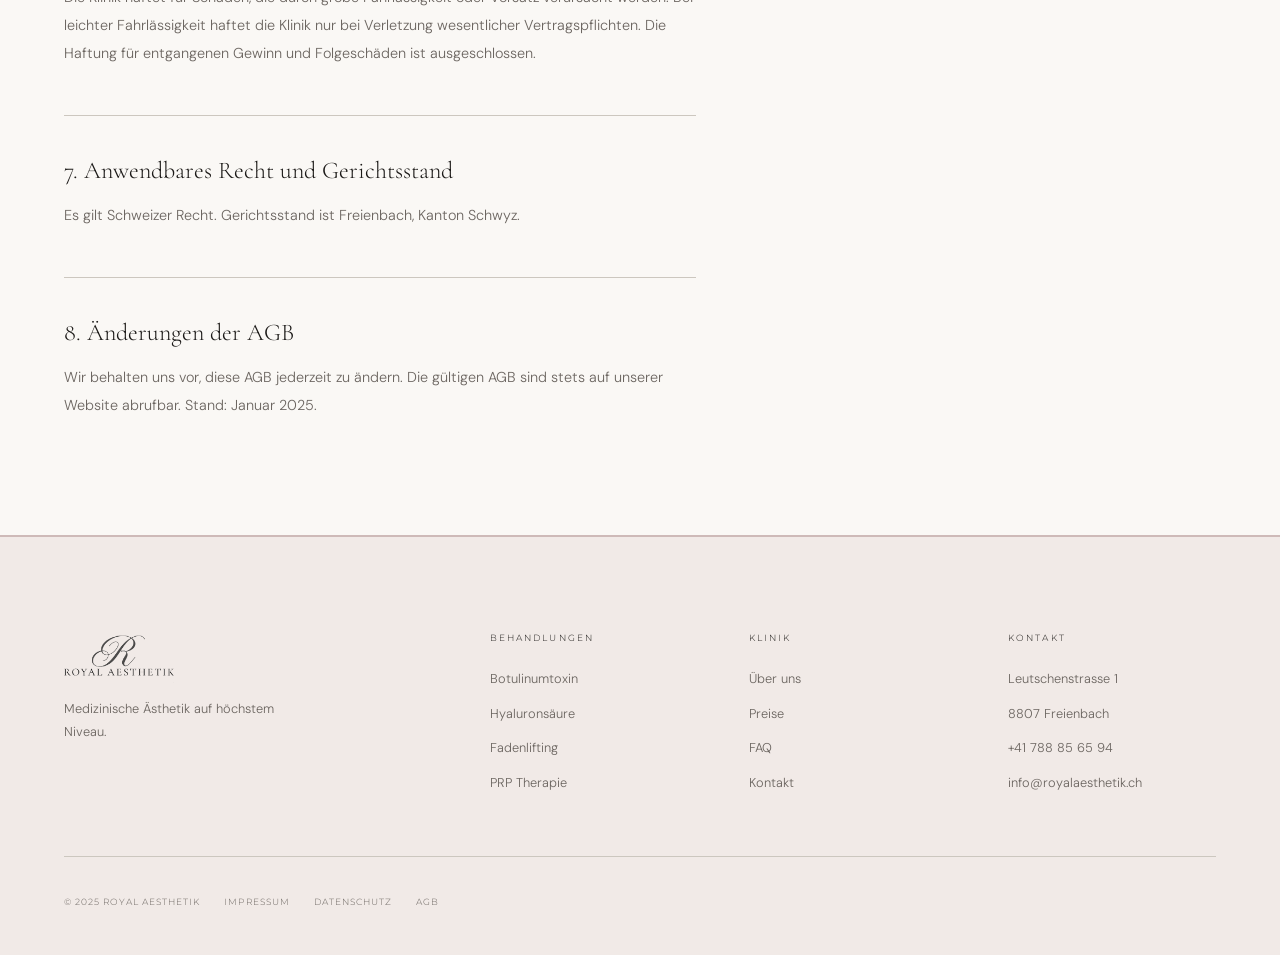
<file: agb.html>
﻿<!DOCTYPE html>
<html lang="de">
<head>
<meta charset="UTF-8">
<meta name="viewport" content="width=device-width, initial-scale=1.0">
<link rel="icon" href="favicon.ico" sizes="any">
<link rel="apple-touch-icon" href="apple-touch-icon.png">
<title>AGB – Royal Aesthetik</title>
<meta name="description" content="Allgemeine Geschäftsbedingungen der Royal Aesthetik, Freienbach, Kanton Schwyz.">
<link rel="canonical" href="https://royalaesthetik.ch/agb.html">
<meta property="og:type" content="website">
<meta property="og:site_name" content="Royal Aesthetik">
<meta property="og:locale" content="de_CH">
<meta property="og:title" content="AGB – Royal Aesthetik">
<meta property="og:description" content="Allgemeine Geschäftsbedingungen der Royal Aesthetik, Freienbach, Kanton Schwyz.">
<meta property="og:url" content="https://royalaesthetik.ch/agb.html">
<meta property="og:image" content="https://royalaesthetik.ch/og-image.jpg">
<meta property="og:image:width" content="1200">
<meta property="og:image:height" content="630">
<meta name="twitter:card" content="summary_large_image">
<link rel="preconnect" href="https://fonts.googleapis.com">
<link rel="preconnect" href="https://fonts.gstatic.com" crossorigin>
<link href="https://fonts.googleapis.com/css2?family=Cormorant+Garamond:ital,wght@0,200;0,300;0,400;1,200;1,300;1,400&family=DM+Sans:wght@300;400;500&family=Montserrat:wght@300;400;500&display=swap" rel="stylesheet">
<style>
*,*::before,*::after{box-sizing:border-box;margin:0;padding:0}
:root{--bg:#FAF8F5;--bg-2:#F0EDE8;--ivory:#1C1A18;--ivory-dim:#6B6560;--ivory-dark:#CCC7BF;--gold:#B8925A;--gold-dim:rgba(154,112,112,.15);--font-display:'Cormorant Garamond',Georgia,serif;--font-body:'DM Sans',system-ui,sans-serif;--font-label:'Montserrat',sans-serif}
html{font-size:16px}
body{background:var(--bg);color:var(--ivory);font-family:var(--font-body);font-weight:300;-webkit-font-smoothing:antialiased;overflow-x:hidden}
nav{position:fixed;top:0;left:0;right:0;z-index:200;height:60px;padding:0 5vw;display:flex;align-items:center;justify-content:space-between;border-bottom:1px solid var(--rose-dim);overflow:visible}
nav::before{content:'';position:absolute;inset:0;background:rgba(250,248,245,.96);backdrop-filter:blur(16px);z-index:-1}
.nav-logo{display:flex;align-items:center;text-decoration:none;padding-top:1px}
.nav-logo img{height:56px;width:auto;display:block;transform:translateY(4px)}
.nav-links{display:flex;gap:2.5rem;list-style:none;align-items:center}
.nav-links a{font-family:var(--font-label);font-size:9.5px;letter-spacing:.2em;text-transform:uppercase;color:var(--ivory-dim);text-decoration:none;transition:color .3s}
.nav-links a:hover{color:var(--ivory)}
.nav-cta{background:transparent!important;border:1px solid var(--rose-dim);color:var(--rose)!important;padding:.55rem 1.4rem;transition:background .3s!important,border-color .3s!important,color .3s!important}
.nav-cta:hover{background:var(--rose)!important;border-color:var(--rose)!important;color:var(--white)!important}
.hamburger{display:none;flex-direction:column;gap:5px;cursor:pointer;background:none;border:none;padding:4px}
.hamburger span{display:block;width:20px;height:1px;background:var(--ivory)}
footer{background:rgba(154,112,112,.1);padding:6rem 5vw 3rem;border-top:2px solid rgba(154,112,112,.4)}
.footer-top{display:grid;grid-template-columns:1.8fr 1fr 1fr 1fr;gap:4vw;padding-bottom:4rem;border-bottom:1px solid var(--ivory-dark)}
.footer-logo{height:52px;width:auto;display:block;opacity:.85}
.footer-tagline{font-size:.8rem;color:var(--ivory-dim);margin-top:.75rem;line-height:1.8;max-width:240px}
.footer-col-title{font-family:var(--font-label);font-size:8.5px;letter-spacing:.25em;text-transform:uppercase;color:var(--rose);margin-bottom:1.5rem}
.footer-links{list-style:none;display:flex;flex-direction:column;gap:.85rem}
.footer-links a{font-size:.8rem;color:var(--ivory-dim);text-decoration:none;transition:color .3s}
.footer-links a:hover{color:var(--ivory)}
.footer-bottom{display:flex;justify-content:space-between;align-items:center;padding-top:2.5rem}
.footer-legal{font-family:var(--font-label);font-size:8.5px;letter-spacing:.12em;text-transform:uppercase;color:var(--ivory-dim)}
.footer-legal a{color:var(--ivory-dim);text-decoration:none;margin-left:1.5rem;transition:color .3s}
.footer-legal a:hover{color:var(--ivory)}
.legal{padding:140px 5vw 100px;max-width:760px}
.legal h1{font-family:var(--font-display);font-size:clamp(2.5rem,4vw,5rem);font-weight:200;line-height:.95;color:var(--ivory);margin-bottom:4rem}
.legal h1 em{font-style:italic;color:var(--rose)}
.legal h2{font-family:var(--font-display);font-size:1.5rem;font-weight:300;color:var(--ivory);margin:3rem 0 1rem;padding-top:2.5rem;border-top:1px solid var(--ivory-dark)}
.legal p{font-size:.9rem;line-height:1.95;color:var(--ivory-dim);margin-bottom:1rem}
.legal a{color:var(--rose);text-decoration:none}
@media(max-width:768px){nav{height:56px}.nav-logo{align-self:center;padding-top:0}.nav-logo img{height:44px;transform:none}.nav-links{display:none}.hamburger{display:flex}.footer-top{grid-template-columns:1fr 1fr;gap:3rem}.footer-bottom{flex-direction:column;gap:1rem;text-align:center}}
@media(max-width:500px){.footer-top{grid-template-columns:1fr}}
</style>
</head>
<body>
<nav>
  <a href="index.html" class="nav-logo"><img src="bilder/logo/logo.svg" alt="Royal Aesthetik"></a>
  <ul class="nav-links">
    <li><a href="behandlungen.html">Behandlungen</a></li>
    <li><a href="uber-uns.html">Dr. Jeyrani</a></li>
    <li><a href="preise.html">Preise</a></li>
    <li><a href="faq.html">FAQ</a></li>
    <li><a href="kontakt.html" class="nav-cta">Beratung buchen</a></li>
  </ul>
  <button class="hamburger" aria-label="Menü"><span></span><span></span><span></span></button>
</nav>
<div class="legal">
  <h1>Allgemeine <em>Geschäfts</em>bedingungen</h1>
  <p>Diese AGB regeln das Verhältnis zwischen Royal Aesthetik, Dr. med. Roya Jeyrani («Klinik») und ihren Patientinnen und Patienten («Patient»).</p>
  <h2>1. Geltungsbereich</h2>
  <p>Diese AGB gelten für alle Behandlungen und Dienstleistungen der Klinik. Mit der Inanspruchnahme unserer Leistungen akzeptieren Sie diese Bedingungen.</p>
  <h2>2. Terminvereinbarung und -absage</h2>
  <p>Termine können telefonisch, per E-Mail oder über das Online-Formular vereinbart werden. Terminabsagen bitten wir mindestens 24 Stunden im Voraus mitzuteilen. Bei kurzfristigen Absagen oder Nichterscheinen behalten wir uns vor, eine Ausfallgebühr von CHF 80.– in Rechnung zu stellen.</p>
  <h2>3. Behandlung und Aufklärung</h2>
  <p>Vor jeder Behandlung erfolgt eine umfassende ärztliche Aufklärung. Die Behandlung wird erst nach schriftlicher Einwilligung durchgeführt. Behandlungsergebnisse können individuell variieren; eine Garantie für bestimmte Ergebnisse kann nicht gegeben werden.</p>
  <h2>4. Preise und Zahlungsbedingungen</h2>
  <p>Die aktuellen Preise werden in der Beratung kommuniziert und schriftlich festgehalten. Zahlungen sind unmittelbar nach der Behandlung fällig. Wir akzeptieren Bargeld, Kredit- und Debitkarten sowie Twint.</p>
  <h2>5. Stornierung von Behandlungspaketen</h2>
  <p>Behandlungspakete können innerhalb von 14 Tagen nach Abschluss der Vereinbarung widerrufen werden, sofern noch keine Behandlung stattgefunden hat. Nach Behandlungsbeginn wird der Wert der bereits erbrachten Leistungen zum Einzelpreis in Rechnung gestellt.</p>
  <h2>6. Haftung</h2>
  <p>Die Klinik haftet für Schäden, die durch grobe Fahrlässigkeit oder Vorsatz verursacht werden. Bei leichter Fahrlässigkeit haftet die Klinik nur bei Verletzung wesentlicher Vertragspflichten. Die Haftung für entgangenen Gewinn und Folgeschäden ist ausgeschlossen.</p>
  <h2>7. Anwendbares Recht und Gerichtsstand</h2>
  <p>Es gilt Schweizer Recht. Gerichtsstand ist Freienbach, Kanton Schwyz.</p>
  <h2>8. Änderungen der AGB</h2>
  <p>Wir behalten uns vor, diese AGB jederzeit zu ändern. Die gültigen AGB sind stets auf unserer Website abrufbar. Stand: Januar 2025.</p>
</div>
<footer>
  <div class="footer-top">
    <div><img src="bilder/logo/logo.svg" alt="Royal Aesthetik" class="footer-logo"><p class="footer-tagline">Medizinische Ästhetik auf höchstem Niveau.</p></div>
    <div><p class="footer-col-title">Behandlungen</p><ul class="footer-links"><li><a href="behandlungen.html">Botulinumtoxin</a></li><li><a href="behandlungen.html">Hyaluronsäure</a></li><li><a href="behandlungen.html">Fadenlifting</a></li><li><a href="behandlungen.html">PRP Therapie</a></li></ul></div>
    <div><p class="footer-col-title">Klinik</p><ul class="footer-links"><li><a href="uber-uns.html">Über uns</a></li><li><a href="preise.html">Preise</a></li><li><a href="faq.html">FAQ</a></li><li><a href="kontakt.html">Kontakt</a></li></ul></div>
    <div><p class="footer-col-title">Kontakt</p><ul class="footer-links"><li><a href="#">Leutschenstrasse 1</a></li><li><a href="#">8807 Freienbach</a></li><li><a href="tel:+41788856594">+41 788 85 65 94</a></li><li><a href="mailto:info@royalaesthetik.ch">info@royalaesthetik.ch</a></li></ul></div>
  </div>
  <div class="footer-bottom">
    <div class="footer-legal"><span>© 2025 Royal Aesthetik</span><a href="impressum.html">Impressum</a><a href="datenschutz.html">Datenschutz</a><a href="agb.html">AGB</a></div>
  </div>
</footer>
<script>document.querySelector('.hamburger').addEventListener('click',function(){const l=document.querySelector('.nav-links');const open=l.style.display==='flex';l.style.cssText=open?'':'display:flex;flex-direction:column;position:fixed;top:64px;left:0;right:0;background:rgba(250,248,245,.98);padding:2rem 5vw;gap:1.5rem;border-bottom:1px solid rgba(154,112,112,.3);box-shadow:0 8px 24px rgba(28,26,24,.08)';});</script>
</body>
</html>
</file>
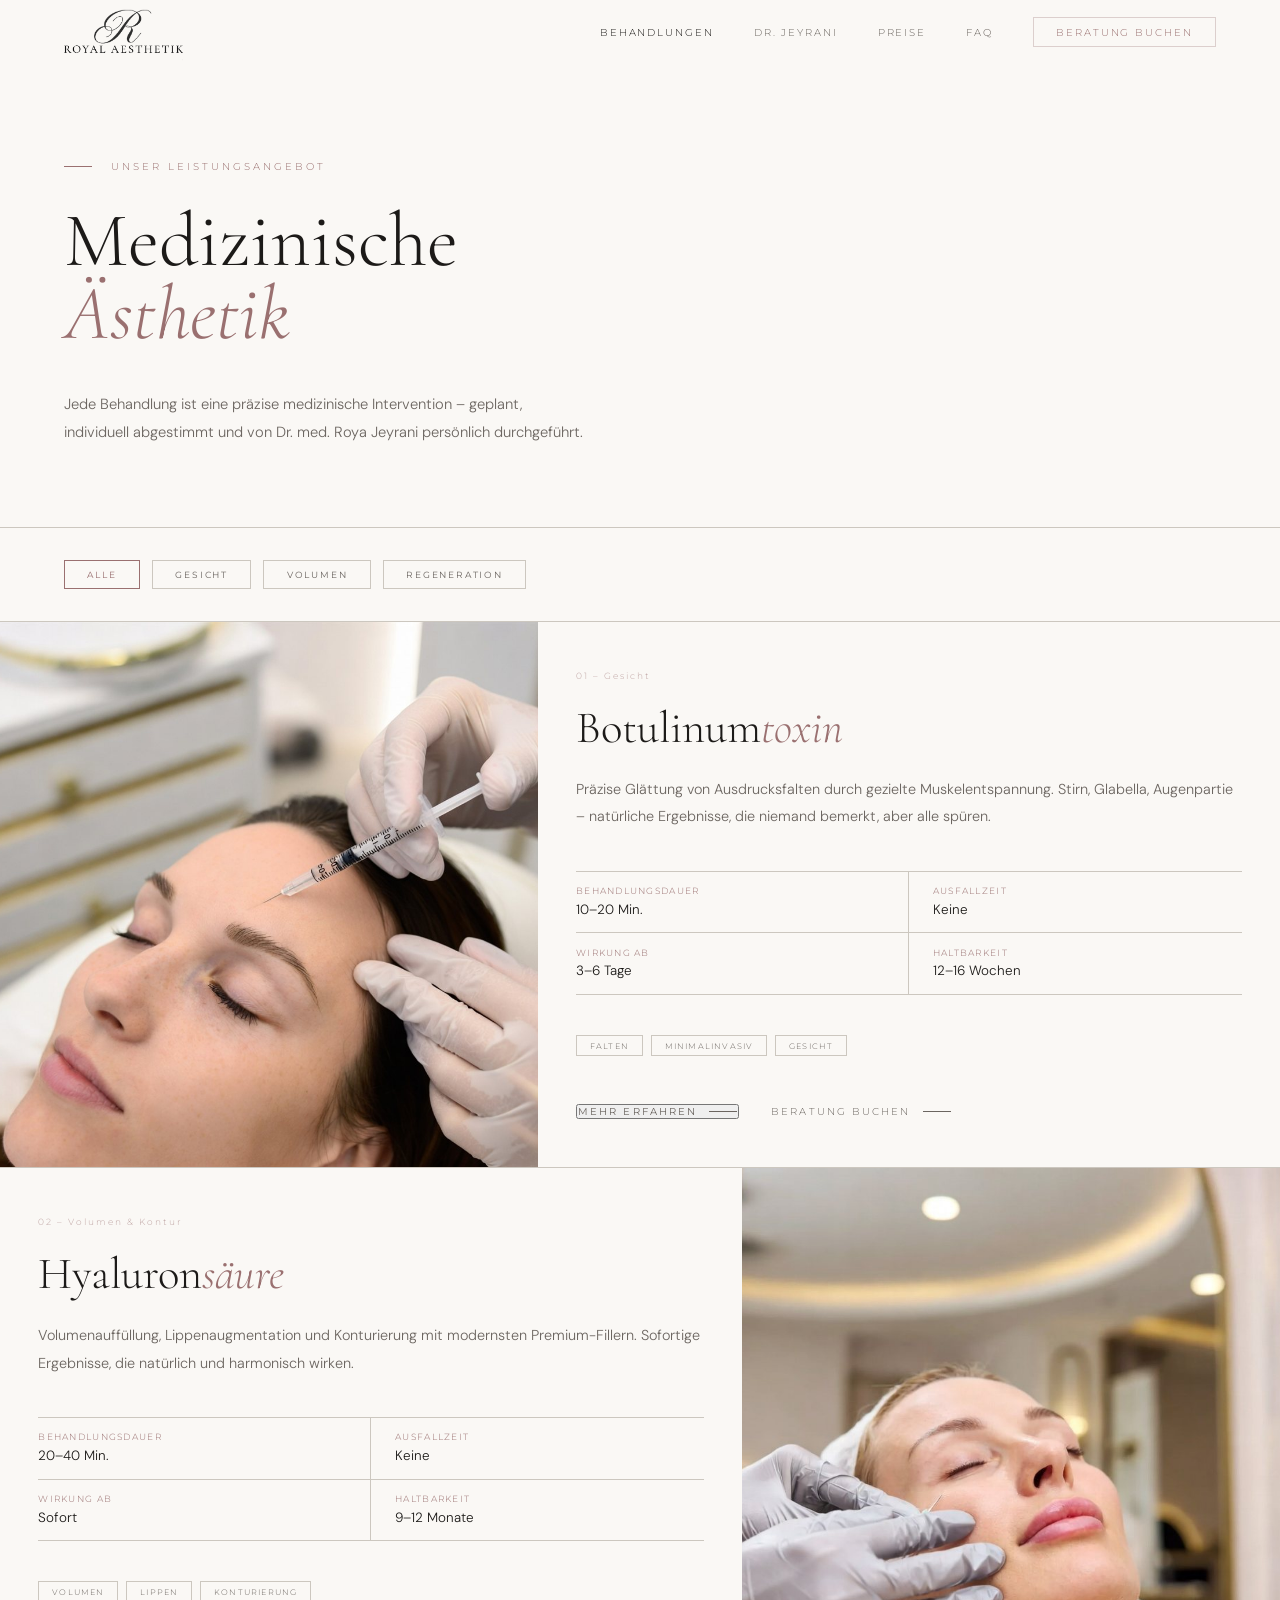
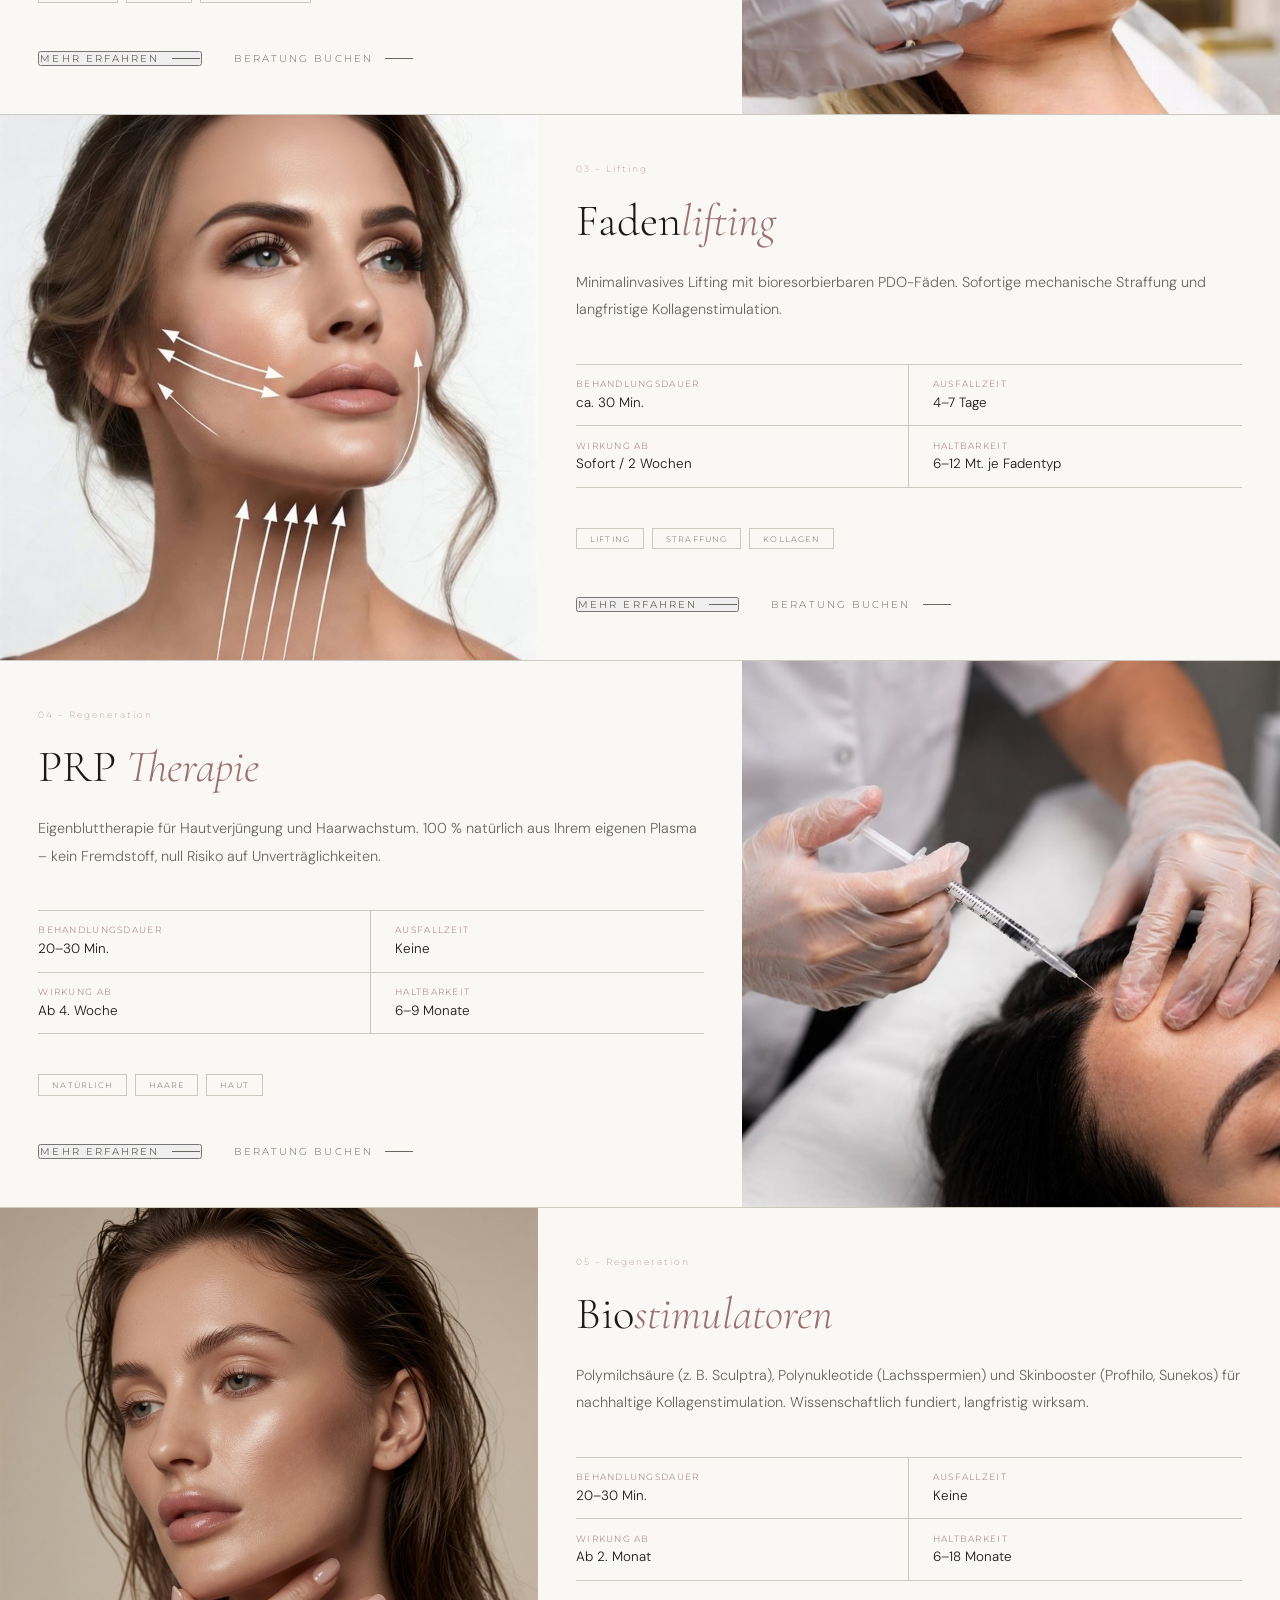
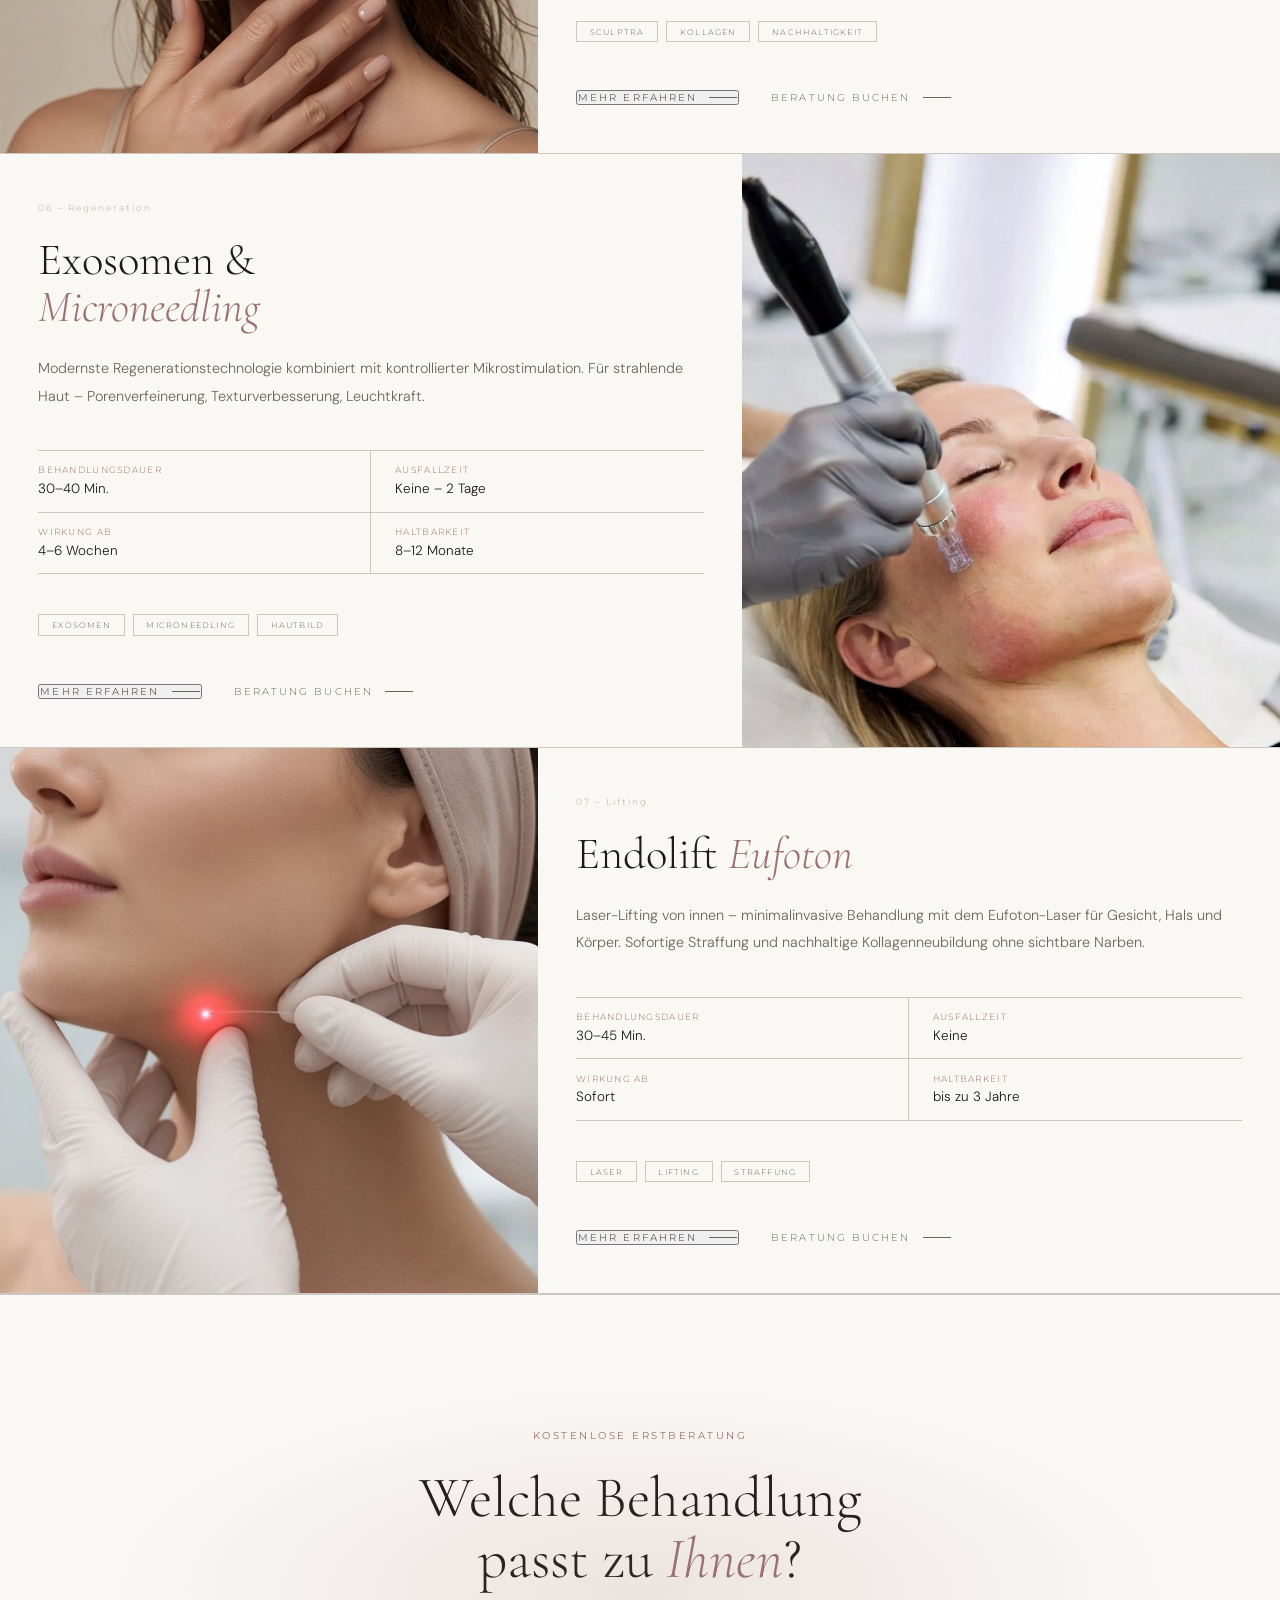
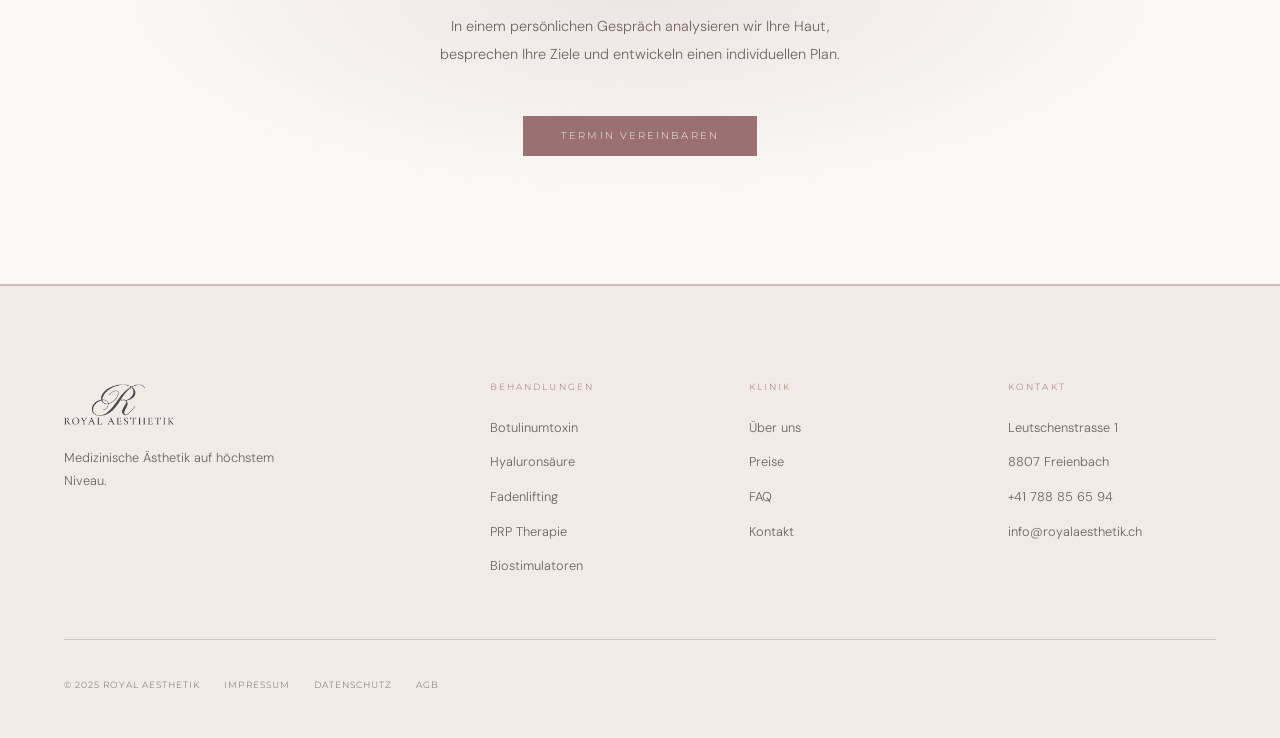
<file: behandlungen.html>
﻿<!DOCTYPE html>
<html lang="de">
<head>
<meta charset="UTF-8">
<meta name="viewport" content="width=device-width, initial-scale=1.0">
<link rel="icon" href="favicon.ico" sizes="any">
<link rel="apple-touch-icon" href="apple-touch-icon.png">
<title>Behandlungen — Botox, Hyaluron &amp; PRP | Royal Aesthetik</title>
<meta name="description" content="Botulinumtoxin, Hyaluronsäure, Fadenlifting, PRP und Biostimulatoren — alle Behandlungen der Royal Aesthetik in Freienbach SZ im Überblick.">
<link rel="canonical" href="https://royalaesthetik.ch/behandlungen.html">
<meta property="og:type" content="website">
<meta property="og:site_name" content="Royal Aesthetik">
<meta property="og:locale" content="de_CH">
<meta property="og:title" content="Behandlungen — Botox, Hyaluron &amp; PRP | Royal Aesthetik">
<meta property="og:description" content="Botulinumtoxin, Hyaluronsäure, Fadenlifting, PRP und Biostimulatoren — alle Behandlungen der Royal Aesthetik in Freienbach SZ im Überblick.">
<meta property="og:url" content="https://royalaesthetik.ch/behandlungen.html">
<meta property="og:image" content="https://royalaesthetik.ch/og-image.jpg">
<meta property="og:image:width" content="1200">
<meta property="og:image:height" content="630">
<meta name="twitter:card" content="summary_large_image">
<link rel="preconnect" href="https://fonts.googleapis.com">
<link rel="preconnect" href="https://fonts.gstatic.com" crossorigin>
<link href="https://fonts.googleapis.com/css2?family=Cormorant+Garamond:ital,wght@0,200;0,300;0,400;1,200;1,300;1,400&family=DM+Sans:wght@300;400;500&family=Montserrat:wght@300;400;500&display=swap" rel="stylesheet">
<style>
*,*::before,*::after{box-sizing:border-box;margin:0;padding:0}
:root{--bg:#FAF8F5;--bg-2:#F0EDE8;--bg-3:#E5E0D8;--ivory:#1C1A18;--ivory-dim:#6B6560;--ivory-dark:#CCC7BF;--gold:#B8925A;--gold-dim:rgba(154,112,112,.15);--font-display:'Cormorant Garamond',Georgia,serif;--font-body:'DM Sans',system-ui,sans-serif;--font-label:'Montserrat',sans-serif;--ease:cubic-bezier(0.25,0.1,0.25,1);--rose:#9A7070;--rose-dim:rgba(154,112,112,.3);--rose-pale:rgba(154,112,112,.12);--white:#FFFFFF}
html{scroll-behavior:smooth;font-size:16px}
body{background:var(--bg);color:var(--ivory);font-family:var(--font-body);font-weight:300;-webkit-font-smoothing:antialiased;overflow-x:hidden}
.label{font-family:var(--font-label);font-size:10px;letter-spacing:.25em;text-transform:uppercase;color:var(--rose);font-weight:400}
.r{opacity:0;transform:translateY(24px);transition:opacity 1s var(--ease),transform 1s var(--ease)}.r.on{opacity:1;transform:none}
.rl{opacity:0;transform:translateX(-28px);transition:opacity 1s var(--ease),transform 1s var(--ease)}.rl.on{opacity:1;transform:none}
.d1{transition-delay:.1s}.d2{transition-delay:.2s}.d3{transition-delay:.35s}
nav{position:fixed;top:0;left:0;right:0;z-index:200;height:60px;padding:0 5vw;display:flex;align-items:center;justify-content:space-between;transition:border-color .5s;overflow:visible}
nav::before{content:'';position:absolute;inset:0;background:transparent;backdrop-filter:none;z-index:-1;transition:background .5s}
nav.scrolled::before{background:rgba(250,248,245,.96);backdrop-filter:blur(16px)}
nav.scrolled{border-bottom:1px solid var(--rose-dim)}
.nav-logo{display:flex;align-items:center;text-decoration:none;padding-top:1px}
.nav-logo img{height:56px;width:auto;display:block;transform:translateY(4px)}
.nav-links{display:flex;gap:2.5rem;list-style:none;align-items:center}
.nav-links a{font-family:var(--font-label);font-size:9.5px;letter-spacing:.2em;text-transform:uppercase;color:var(--ivory-dim);text-decoration:none;transition:color .3s}
.nav-links a:hover,.nav-links a.active{color:var(--ivory)}
.nav-cta{background:transparent!important;border:1px solid var(--rose-dim);color:var(--rose)!important;padding:.55rem 1.4rem;transition:background .3s!important,border-color .3s!important,color .3s!important}
.nav-cta:hover{background:var(--rose)!important;border-color:var(--rose)!important;color:var(--white)!important}
.hamburger{display:none;flex-direction:column;gap:5px;cursor:pointer;background:none;border:none;padding:4px}
.hamburger span{display:block;width:20px;height:1px;background:var(--ivory)}
.btn-dark{font-family:var(--font-label);font-size:9.5px;letter-spacing:.22em;text-transform:uppercase;background:var(--rose);color:var(--bg);padding:.9rem 2.4rem;text-decoration:none;display:inline-block;transition:background .3s,transform .3s}
.btn-dark:hover{background:var(--ivory);transform:translateY(-2px)}
.btn-ghost{font-family:var(--font-label);font-size:9.5px;letter-spacing:.22em;text-transform:uppercase;color:var(--ivory-dim);text-decoration:none;display:inline-flex;align-items:center;gap:.75rem;transition:color .3s}
.btn-ghost::after{content:'';display:block;width:28px;height:1px;background:currentColor;transition:width .35s}
.btn-ghost:hover{color:var(--rose)}.btn-ghost:hover::after{width:48px}
footer{background:rgba(154,112,112,.1);padding:6rem 5vw 3rem;border-top:2px solid rgba(154,112,112,.4)}
.footer-top{display:grid;grid-template-columns:1.8fr 1fr 1fr 1fr;gap:4vw;padding-bottom:4rem;border-bottom:1px solid var(--ivory-dark)}
.footer-logo{height:52px;width:auto;display:block;opacity:.85}
.footer-tagline{font-size:.8rem;color:var(--ivory-dim);margin-top:.75rem;line-height:1.8;max-width:240px}
.footer-col-title{font-family:var(--font-label);font-size:8.5px;letter-spacing:.25em;text-transform:uppercase;color:var(--rose);margin-bottom:1.5rem}
.footer-links{list-style:none;display:flex;flex-direction:column;gap:.85rem}
.footer-links a{font-size:.8rem;color:var(--ivory-dim);text-decoration:none;transition:color .3s}
.footer-links a:hover{color:var(--ivory)}
.footer-bottom{display:flex;justify-content:space-between;align-items:center;padding-top:2.5rem}
.footer-legal{font-family:var(--font-label);font-size:8.5px;letter-spacing:.12em;text-transform:uppercase;color:var(--ivory-dim)}
.footer-legal a{color:var(--ivory-dim);text-decoration:none;margin-left:1.5rem;transition:color .3s}
.footer-legal a:hover{color:var(--ivory)}

.page-hero{padding:160px 5vw 80px;border-bottom:1px solid var(--ivory-dark)}
.page-eyebrow{font-family:var(--font-label);font-size:10px;letter-spacing:.3em;text-transform:uppercase;color:var(--rose);margin-bottom:2rem;display:flex;align-items:center;gap:1.2rem}
.page-eyebrow::before{content:'';display:block;width:28px;height:1px;background:var(--rose)}
.page-title{font-family:var(--font-display);font-size:clamp(3rem,6vw,6.5rem);font-weight:200;line-height:.95;color:var(--ivory)}
.page-title em{font-style:italic;color:var(--rose)}
.page-sub{font-size:.92rem;line-height:1.9;color:var(--ivory-dim);max-width:520px;margin-top:2.5rem;font-weight:300}

.filter-bar{padding:2rem 5vw;border-bottom:1px solid var(--ivory-dark);display:flex;gap:.75rem;flex-wrap:wrap}
.filter-btn{font-family:var(--font-label);font-size:9px;letter-spacing:.2em;text-transform:uppercase;background:none;border:1px solid var(--ivory-dark);color:var(--ivory-dim);padding:.5rem 1.4rem;cursor:pointer;transition:all .3s}
.filter-btn:hover,.filter-btn.active{border-color:var(--rose);color:var(--rose)}

.treatment{display:grid;grid-template-columns:42% 58%;border-bottom:1px solid var(--ivory-dark);align-items:stretch}
.treatment:nth-child(even){grid-template-columns:58% 42%}
.treatment:nth-child(even) .t-img{order:2}
.treatment:nth-child(even) .t-body{order:1}
.t-img{overflow:hidden;position:relative;min-height:380px}
.t-img img{position:absolute;inset:0;width:100%;height:100%;object-fit:cover;object-position:center;display:block;transition:transform 1.2s var(--ease)}
.treatment:hover .t-img img{transform:scale(1.04)}
.t-img-top img{object-fit:cover;object-position:center top}
.treatment:hover .t-img-top img{transform:scale(1.04)}.t-body{padding:3rem 3vw;display:flex;flex-direction:column;justify-content:center}
.t-num{font-family:var(--font-label);font-size:9px;letter-spacing:.22em;color:var(--rose);opacity:.6;margin-bottom:1.5rem}
.t-name{font-family:var(--font-display);font-size:clamp(2rem,3.5vw,3.5rem);font-weight:200;color:var(--ivory);line-height:1.05;margin-bottom:1.5rem}
.t-name em{font-style:italic;color:var(--rose)}
.t-desc{font-size:.9rem;line-height:1.9;color:var(--ivory-dim);margin-bottom:2.5rem}
.t-meta{display:grid;grid-template-columns:1fr 1fr;border-top:1px solid var(--ivory-dark);margin-bottom:2.5rem}
.t-meta-cell{padding:.9rem 0;border-bottom:1px solid var(--ivory-dark)}
.t-meta-cell:nth-child(odd){padding-right:1.5rem;border-right:1px solid var(--ivory-dark)}
.t-meta-cell:nth-child(even){padding-left:1.5rem}
.t-meta-k{font-family:var(--font-label);font-size:8.5px;letter-spacing:.15em;text-transform:uppercase;color:var(--rose);margin-bottom:.3rem}
.t-meta-v{font-size:.84rem;color:var(--ivory)}
.t-tags{display:flex;flex-wrap:wrap;gap:.5rem;margin-bottom:2.5rem}
.tag{font-family:var(--font-label);font-size:8px;letter-spacing:.15em;text-transform:uppercase;border:1px solid var(--ivory-dark);color:var(--ivory-dim);padding:.3rem .8rem}

/* ── MODAL ── */
.modal-overlay{position:fixed;inset:0;z-index:500;background:rgba(28,26,24,.7);backdrop-filter:blur(6px);opacity:0;pointer-events:none;transition:opacity .35s}
.modal-overlay.open{opacity:1;pointer-events:all}
.modal{position:fixed;top:0;right:0;bottom:0;width:min(680px,100vw);background:var(--bg);z-index:501;transform:translateX(100%);transition:transform .45s cubic-bezier(0.25,0.1,0.25,1);overflow-y:auto;display:flex;flex-direction:column}
.modal.open{transform:none}
.modal-header{padding:2.5rem 2.5rem 2rem;border-bottom:1px solid var(--ivory-dark);display:flex;justify-content:space-between;align-items:flex-start;position:sticky;top:0;background:var(--bg);z-index:2}
.modal-close{background:none;border:none;cursor:pointer;width:40px;height:40px;display:flex;align-items:center;justify-content:center;color:var(--ivory-dim);transition:color .2s;font-size:1.2rem;flex-shrink:0}
.modal-close:hover{color:var(--ivory)}
.modal-close svg{width:18px;height:18px;stroke:currentColor;stroke-width:1.5;fill:none}
.modal-eyebrow{font-family:var(--font-label);font-size:9px;letter-spacing:.25em;text-transform:uppercase;color:var(--rose);margin-bottom:.75rem}
.modal-title{font-family:var(--font-display);font-size:2.2rem;font-weight:200;line-height:1;color:var(--ivory)}
.modal-title em{font-style:italic;color:var(--rose)}
.modal-body{padding:2.5rem;flex:1}
.modal-meta{display:grid;grid-template-columns:1fr 1fr;gap:1px;background:var(--ivory-dark);border:1px solid var(--ivory-dark);margin-bottom:2.5rem}
.modal-meta-cell{background:var(--bg);padding:1rem 1.25rem}
.modal-meta-k{font-family:var(--font-label);font-size:8px;letter-spacing:.18em;text-transform:uppercase;color:var(--rose);margin-bottom:.3rem}
.modal-meta-v{font-size:.88rem;color:var(--ivory);font-weight:400}
.modal-section{margin-bottom:2rem}
.modal-section h3{font-family:var(--font-display);font-size:1.25rem;font-weight:300;color:var(--ivory);margin-bottom:.75rem}
.modal-section p{font-size:.88rem;line-height:1.95;color:var(--ivory-dim);font-weight:300;margin-bottom:.75rem}
.modal-section ul{list-style:none;display:flex;flex-direction:column;gap:.5rem;margin-bottom:.75rem}
.modal-section ul li{font-size:.88rem;line-height:1.7;color:var(--ivory-dim);font-weight:300;padding-left:1.25rem;position:relative}
.modal-section ul li::before{content:'';position:absolute;left:0;top:.65em;width:5px;height:1px;background:var(--rose)}
.modal-footer{padding:2rem 2.5rem;border-top:1px solid var(--ivory-dark);position:sticky;bottom:0;background:var(--bg)}

.cta-strip{padding:8rem 5vw;text-align:center;border-top:1px solid var(--ivory-dark);position:relative}
.cta-strip::before{content:'';position:absolute;inset:0;background:radial-gradient(ellipse 60% 50% at 50% 50%,rgba(154,112,112,.15) 0%,transparent 70%)}
.cta-title{font-family:var(--font-display);font-size:clamp(2.5rem,4.5vw,5rem);font-weight:200;line-height:1.05;color:var(--ivory);margin:1.5rem 0}
.cta-title em{font-style:italic;color:var(--rose)}
.cta-sub{font-size:.9rem;color:var(--ivory-dim);max-width:440px;margin:0 auto 3rem;line-height:1.9}

@media(max-width:900px){
  .treatment,.treatment:nth-child(even){grid-template-columns:1fr}
  .treatment:nth-child(even) .t-img{order:0}
  .treatment:nth-child(even) .t-body{order:0;border-right:none}
  .t-body{border-left:none;border-top:1px solid var(--ivory-dark)}
}
@media(max-width:768px){
  nav{height:56px}.nav-logo{align-self:center;padding-top:0}.nav-logo img{height:44px;transform:none}.nav-links{display:none}.hamburger{display:flex}
  .footer-top{grid-template-columns:1fr 1fr;gap:3rem}
  .footer-bottom{flex-direction:column;gap:1rem;text-align:center}
  .t-meta{grid-template-columns:1fr}
  .t-meta-cell:nth-child(odd){border-right:none;padding-right:0}
  .t-meta-cell:nth-child(even){padding-left:0}
}
@media(max-width:500px){.footer-top{grid-template-columns:1fr}}
</style>
</head>
<body>
<nav id="nav" class="scrolled">
  <a href="index.html" class="nav-logo"><img src="bilder/logo/logo.svg" alt="Royal Aesthetik"></a>
  <ul class="nav-links">
    <li><a href="behandlungen.html" class="active">Behandlungen</a></li>
    <li><a href="uber-uns.html">Dr. Jeyrani</a></li>
    <li><a href="preise.html">Preise</a></li>
    <li><a href="faq.html">FAQ</a></li>
    <li><a href="kontakt.html" class="nav-cta">Beratung buchen</a></li>
  </ul>
  <button class="hamburger" aria-label="Menü"><span></span><span></span><span></span></button>
</nav>

<div class="page-hero">
  <div class="page-eyebrow r">Unser Leistungsangebot</div>
  <h1 class="page-title r d1">Medizinische<br><em>Ästhetik</em></h1>
  <p class="page-sub r d2">Jede Behandlung ist eine präzise medizinische Intervention – geplant, individuell abgestimmt und von Dr. med. Roya Jeyrani persönlich durchgeführt.</p>
</div>

<div class="filter-bar">
  <button class="filter-btn active" data-filter="all">Alle</button>
  <button class="filter-btn" data-filter="gesicht">Gesicht</button>
  <button class="filter-btn" data-filter="volumen">Volumen</button>
  <button class="filter-btn" data-filter="regeneration">Regeneration</button>
</div>

<div id="treatment-list">

<article class="treatment r" data-cat="gesicht">
  <div class="t-img"><img src="bilder/dienstleistungen/botulinumtoxin.jpg" alt="Botulinumtoxin"></div>
  <div class="t-body">
    <p class="t-num">01 – Gesicht</p>
    <h2 class="t-name">Botulinum<em>toxin</em></h2>
    <p class="t-desc">Präzise Glättung von Ausdrucksfalten durch gezielte Muskelentspannung. Stirn, Glabella, Augenpartie – natürliche Ergebnisse, die niemand bemerkt, aber alle spüren.</p>
    <div class="t-meta">
      <div class="t-meta-cell"><p class="t-meta-k">Behandlungsdauer</p><p class="t-meta-v">10–20 Min.</p></div>
      <div class="t-meta-cell"><p class="t-meta-k">Ausfallzeit</p><p class="t-meta-v">Keine</p></div>
      <div class="t-meta-cell"><p class="t-meta-k">Wirkung ab</p><p class="t-meta-v">3–6 Tage</p></div>
      <div class="t-meta-cell"><p class="t-meta-k">Haltbarkeit</p><p class="t-meta-v">12–16 Wochen</p></div>
    </div>
    <div class="t-tags"><span class="tag">Falten</span><span class="tag">Minimalinvasiv</span><span class="tag">Gesicht</span></div>
    <div style="display:flex;gap:2rem;align-items:center;margin-top:.5rem">
      <button class="btn-ghost" onclick="openModal('botox')">Mehr erfahren</button>
      <a href="kontakt.html" class="btn-ghost">Beratung buchen</a>
    </div>
  </div>
</article>

<article class="treatment r" data-cat="volumen">
  <div class="t-img"><img src="bilder/dienstleistungen/hyaluron.jpg" alt="Hyaluronsäure"></div>
  <div class="t-body">
    <p class="t-num">02 – Volumen & Kontur</p>
    <h2 class="t-name">Hyaluron<em>säure</em></h2>
    <p class="t-desc">Volumenauffüllung, Lippenaugmentation und Konturierung mit modernsten Premium-Fillern. Sofortige Ergebnisse, die natürlich und harmonisch wirken.</p>
    <div class="t-meta">
      <div class="t-meta-cell"><p class="t-meta-k">Behandlungsdauer</p><p class="t-meta-v">20–40 Min.</p></div>
      <div class="t-meta-cell"><p class="t-meta-k">Ausfallzeit</p><p class="t-meta-v">Keine</p></div>
      <div class="t-meta-cell"><p class="t-meta-k">Wirkung ab</p><p class="t-meta-v">Sofort</p></div>
      <div class="t-meta-cell"><p class="t-meta-k">Haltbarkeit</p><p class="t-meta-v">9–12 Monate</p></div>
    </div>
    <div class="t-tags"><span class="tag">Volumen</span><span class="tag">Lippen</span><span class="tag">Konturierung</span></div>
    <div style="display:flex;gap:2rem;align-items:center;margin-top:.5rem">
      <button class="btn-ghost" onclick="openModal('hyaluron')">Mehr erfahren</button>
      <a href="kontakt.html" class="btn-ghost">Beratung buchen</a>
    </div>
  </div>
</article>

<article class="treatment r" data-cat="gesicht">
  <div class="t-img"><img src="bilder/dienstleistungen/fadenlifting.jpg" alt="Fadenlifting"></div>
  <div class="t-body">
    <p class="t-num">03 – Lifting</p>
    <h2 class="t-name">Faden<em>lifting</em></h2>
    <p class="t-desc">Minimalinvasives Lifting mit bioresorbierbaren PDO-Fäden. Sofortige mechanische Straffung und langfristige Kollagenstimulation.</p>
    <div class="t-meta">
      <div class="t-meta-cell"><p class="t-meta-k">Behandlungsdauer</p><p class="t-meta-v">ca. 30 Min.</p></div>
      <div class="t-meta-cell"><p class="t-meta-k">Ausfallzeit</p><p class="t-meta-v">4–7 Tage</p></div>
      <div class="t-meta-cell"><p class="t-meta-k">Wirkung ab</p><p class="t-meta-v">Sofort / 2 Wochen</p></div>
      <div class="t-meta-cell"><p class="t-meta-k">Haltbarkeit</p><p class="t-meta-v">6–12 Mt. je Fadentyp</p></div>
    </div>
    <div class="t-tags"><span class="tag">Lifting</span><span class="tag">Straffung</span><span class="tag">Kollagen</span></div>
    <div style="display:flex;gap:2rem;align-items:center;margin-top:.5rem">
      <button class="btn-ghost" onclick="openModal('fadenlifting')">Mehr erfahren</button>
      <a href="kontakt.html" class="btn-ghost">Beratung buchen</a>
    </div>
  </div>
</article>

<article class="treatment r" data-cat="regeneration">
  <div class="t-img t-img-top"><img src="bilder/dienstleistungen/PRP (Platelet-Rich-Plasma).jpg" alt="PRP Therapie"></div>
  <div class="t-body">
    <p class="t-num">04 – Regeneration</p>
    <h2 class="t-name">PRP <em>Therapie</em></h2>
    <p class="t-desc">Eigenbluttherapie für Hautverjüngung und Haarwachstum. 100 % natürlich aus Ihrem eigenen Plasma – kein Fremdstoff, null Risiko auf Unverträglichkeiten.</p>
    <div class="t-meta">
      <div class="t-meta-cell"><p class="t-meta-k">Behandlungsdauer</p><p class="t-meta-v">20–30 Min.</p></div>
      <div class="t-meta-cell"><p class="t-meta-k">Ausfallzeit</p><p class="t-meta-v">Keine</p></div>
      <div class="t-meta-cell"><p class="t-meta-k">Wirkung ab</p><p class="t-meta-v">Ab 4. Woche</p></div>
      <div class="t-meta-cell"><p class="t-meta-k">Haltbarkeit</p><p class="t-meta-v">6–9 Monate</p></div>
    </div>
    <div class="t-tags"><span class="tag">Natürlich</span><span class="tag">Haare</span><span class="tag">Haut</span></div>
    <div style="display:flex;gap:2rem;align-items:center;margin-top:.5rem">
      <button class="btn-ghost" onclick="openModal('prp')">Mehr erfahren</button>
      <a href="kontakt.html" class="btn-ghost">Beratung buchen</a>
    </div>
  </div>
</article>

<article class="treatment r" data-cat="regeneration">
  <div class="t-img"><img src="bilder/dienstleistungen/biostimulatoren.jpg" alt="Biostimulatoren" style="object-position:center 20%"></div>
  <div class="t-body">
    <p class="t-num">05 – Regeneration</p>
    <h2 class="t-name">Bio<em>stimulatoren</em></h2>
    <p class="t-desc">Polymilchsäure (z. B. Sculptra), Polynukleotide (Lachsspermien) und Skinbooster (Profhilo, Sunekos) für nachhaltige Kollagenstimulation. Wissenschaftlich fundiert, langfristig wirksam.</p>
    <div class="t-meta">
      <div class="t-meta-cell"><p class="t-meta-k">Behandlungsdauer</p><p class="t-meta-v">20–30 Min.</p></div>
      <div class="t-meta-cell"><p class="t-meta-k">Ausfallzeit</p><p class="t-meta-v">Keine</p></div>
      <div class="t-meta-cell"><p class="t-meta-k">Wirkung ab</p><p class="t-meta-v">Ab 2. Monat</p></div>
      <div class="t-meta-cell"><p class="t-meta-k">Haltbarkeit</p><p class="t-meta-v">6–18 Monate</p></div>
    </div>
    <div class="t-tags"><span class="tag">Sculptra</span><span class="tag">Kollagen</span><span class="tag">Nachhaltigkeit</span></div>
    <div style="display:flex;gap:2rem;align-items:center;margin-top:.5rem">
      <button class="btn-ghost" onclick="openModal('biostimulatoren')">Mehr erfahren</button>
      <a href="kontakt.html" class="btn-ghost">Beratung buchen</a>
    </div>
  </div>
</article>

<article class="treatment r" data-cat="regeneration">
  <div class="t-img"><img src="bilder/dienstleistungen/microneedling.jpg" alt="Exosomen & Microneedling"></div>
  <div class="t-body">
    <p class="t-num">06 – Regeneration</p>
    <h2 class="t-name">Exosomen &amp;<br><em>Microneedling</em></h2>
    <p class="t-desc">Modernste Regenerationstechnologie kombiniert mit kontrollierter Mikrostimulation. Für strahlende Haut – Porenverfeinerung, Texturverbesserung, Leuchtkraft.</p>
    <div class="t-meta">
      <div class="t-meta-cell"><p class="t-meta-k">Behandlungsdauer</p><p class="t-meta-v">30–40 Min.</p></div>
      <div class="t-meta-cell"><p class="t-meta-k">Ausfallzeit</p><p class="t-meta-v">Keine – 2 Tage</p></div>
      <div class="t-meta-cell"><p class="t-meta-k">Wirkung ab</p><p class="t-meta-v">4–6 Wochen</p></div>
      <div class="t-meta-cell"><p class="t-meta-k">Haltbarkeit</p><p class="t-meta-v">8–12 Monate</p></div>
    </div>
    <div class="t-tags"><span class="tag">Exosomen</span><span class="tag">Microneedling</span><span class="tag">Hautbild</span></div>
    <div style="display:flex;gap:2rem;align-items:center;margin-top:.5rem">
      <button class="btn-ghost" onclick="openModal('exosomen')">Mehr erfahren</button>
      <a href="kontakt.html" class="btn-ghost">Beratung buchen</a>
    </div>
  </div>
</article>

<article class="treatment r" data-cat="gesicht">
  <div class="t-img"><img src="bilder/dienstleistungen/eufoton.jpg" alt="Endolift Eufoton"></div>
  <div class="t-body">
    <p class="t-num">07 – Lifting</p>
    <h2 class="t-name">Endolift <em>Eufoton</em></h2>
    <p class="t-desc">Laser-Lifting von innen – minimalinvasive Behandlung mit dem Eufoton-Laser für Gesicht, Hals und Körper. Sofortige Straffung und nachhaltige Kollagenneubildung ohne sichtbare Narben.</p>
    <div class="t-meta">
      <div class="t-meta-cell"><p class="t-meta-k">Behandlungsdauer</p><p class="t-meta-v">30–45 Min.</p></div>
      <div class="t-meta-cell"><p class="t-meta-k">Ausfallzeit</p><p class="t-meta-v">Keine</p></div>
      <div class="t-meta-cell"><p class="t-meta-k">Wirkung ab</p><p class="t-meta-v">Sofort</p></div>
      <div class="t-meta-cell"><p class="t-meta-k">Haltbarkeit</p><p class="t-meta-v">bis zu 3 Jahre</p></div>
    </div>
    <div class="t-tags"><span class="tag">Laser</span><span class="tag">Lifting</span><span class="tag">Straffung</span></div>
    <div style="display:flex;gap:2rem;align-items:center;margin-top:.5rem">
      <button class="btn-ghost" onclick="openModal('endolift')">Mehr erfahren</button>
      <a href="kontakt.html" class="btn-ghost">Beratung buchen</a>
    </div>
  </div>
</article>

</div>

<!-- MODALS -->
<div class="modal-overlay" id="modal-overlay" onclick="closeModal()"></div>

<div class="modal" id="modal-botox">
  <div class="modal-header">
    <div><p class="modal-eyebrow">01 – Gesicht</p><h2 class="modal-title">Botulinum<em>toxin</em></h2></div>
    <button class="modal-close" onclick="closeModal()"><svg viewBox="0 0 24 24"><line x1="18" y1="6" x2="6" y2="18"/><line x1="6" y1="6" x2="18" y2="18"/></svg></button>
  </div>
  <div class="modal-body">
    <div class="modal-meta">
      <div class="modal-meta-cell"><p class="modal-meta-k">Behandlungsdauer</p><p class="modal-meta-v">10–20 Min.</p></div>
      <div class="modal-meta-cell"><p class="modal-meta-k">Ausfallzeit</p><p class="modal-meta-v">Keine</p></div>
      <div class="modal-meta-cell"><p class="modal-meta-k">Wirkung ab</p><p class="modal-meta-v">3–6 Tage</p></div>
      <div class="modal-meta-cell"><p class="modal-meta-k">Haltbarkeit</p><p class="modal-meta-v">12–16 Wochen</p></div>
    </div>
    <div class="modal-section">
      <h3>Was ist Botulinumtoxin?</h3>
      <p>Das Botulinumtoxin, ein bewährtes Nervengift, wird seit Jahren erfolgreich in der ästhetischen Medizin eingesetzt. Das biotechnologische Verfahren zur Gewinnung und Reinigung dieses Toxins erfolgt in einem sorgfältigen Laborprozess, der dem aus einem Bakterium isoliert wird.</p>
      <p>Der ästhetische Markt verwendet Botulinumtoxin hauptsächlich zur Behandlung von mimisch bedingten Falten. Nicht mimisch bedingte Falten erfordern hingegen andere Behandlungsmethoden und Präparate wie beispielsweise Hyaluronsäure.</p>
    </div>
    <div class="modal-section">
      <h3>Wie wirkt es?</h3>
      <p>Botulinumtoxin blockiert vorübergehend die Signalübertragung der Nerven auf die Muskeln. Die Muskelkontraktion kann je nach Dosierung vollständig aufgehoben oder nur abgeschwächt werden, was zu einer Glättung der mimisch bedingten Falten führt. Die sichtbare Wirkung tritt typischerweise 4–7 Tage nach der Injektion ein, wobei die Blockade der Muskelkontraktion bis zu 12 Wochen anhält.</p>
    </div>
    <div class="modal-section">
      <h3>Mögliche Nebenwirkungen</h3>
      <ul>
        <li>Blutergüsse an den Injektionsstellen</li>
        <li>Kopfschmerzen, Müdigkeit, Unwohlsein</li>
        <li>Gliederschmerzen (selten)</li>
        <li>Allergische Reaktionen (sehr selten)</li>
      </ul>
    </div>
    <div class="modal-section">
      <h3>Nachsorge</h3>
      <p>Körperliche Anstrengungen und Massagen an den Injektionsstellen sollten für 24 Stunden vermieden werden.</p>
      <ul>
        <li>Kein direktes Sonnenlicht und kein Solarium für mindestens 2 Wochen</li>
        <li>Kein Sport oder intensive körperliche Aktivität für 24 Stunden</li>
        <li>Keine Saunabesuche oder heisse Bäder für 48 Stunden</li>
        <li>Keine Massagen im Behandlungsbereich für 24 Stunden</li>
      </ul>
      <p>Botulinumtoxin wird auch zur Behandlung von übermässigem Schwitzen in den Achselhöhlen sowie gegen Migräne eingesetzt.</p>
    </div>
  </div>
  <div class="modal-footer"><a href="kontakt.html" class="btn-dark">Beratung vereinbaren</a></div>
</div>

<div class="modal" id="modal-hyaluron">
  <div class="modal-header">
    <div><p class="modal-eyebrow">02 – Volumen & Kontur</p><h2 class="modal-title">Hyaluron<em>säure</em></h2></div>
    <button class="modal-close" onclick="closeModal()"><svg viewBox="0 0 24 24"><line x1="18" y1="6" x2="6" y2="18"/><line x1="6" y1="6" x2="18" y2="18"/></svg></button>
  </div>
  <div class="modal-body">
    <div class="modal-meta">
      <div class="modal-meta-cell"><p class="modal-meta-k">Dauer</p><p class="modal-meta-v">30–60 Min.</p></div>
      <div class="modal-meta-cell"><p class="modal-meta-k">Ausfallzeit</p><p class="modal-meta-v">1–3 Tage</p></div>
      <div class="modal-meta-cell"><p class="modal-meta-k">Wirkung ab</p><p class="modal-meta-v">Sofort</p></div>
      <div class="modal-meta-cell"><p class="modal-meta-k">Haltbarkeit</p><p class="modal-meta-v">12–18 Monate</p></div>
    </div>
    <div class="modal-section">
      <h3>Was ist Hyaluronsäure?</h3>
      <p>Jeder Mensch verliert im Laufe der Zeit die Bildung von Kollagen, wobei der Grad dieser Ausprägung individuell variiert. Ein weiteres häufiges Anzeichen für reifere Haut ist der allgemeine Volumenverlust, der aus der Abnahme unserer Elastin- und Kollagenproteine im Alterungsprozess resultiert.</p>
      <p>Die Hyaluronsäure ist eine körpereigene Substanz, die im gesamten Bindegewebe vorkommt. Durch offenporiges Auffüllen von Vertiefungen in der Haut tragen sie dazu bei, das Erscheinungsbild der Hauttextur zuverlässig zu verbessern.</p>
    </div>
    <div class="modal-section">
      <h3>Anwendungsbereiche</h3>
      <ul>
        <li>Lippenaugmentation und Lippenkonturierung</li>
        <li>Wangenvolumen und Gesichtskonturierung</li>
        <li>Nasolabialfalten und Marionettenlinien</li>
        <li>Tränenrinnen und Augenpartie</li>
        <li>Kinnmodellierung und Jawline</li>
      </ul>
    </div>
    <div class="modal-section">
      <h3>Die Injektion</h3>
      <p>Die Injektion erfolgt je nach Behandlungsbedarf oberflächlich mittels einer sehr feinen Nadel. Die gängigen Produkte enthalten in der Regel ein Betäubungsmittel, und die Injektionsstellen werden etwa 15–30 Minuten vor einer Betäubungscreme behandelt. Die Wirkung der hochwertigen Produkte kann bis zu 18 Monate dauern, wobei diese Dauer je nach individuellem Fähigkeiten variieren kann.</p>
    </div>
  </div>
  <div class="modal-footer"><a href="kontakt.html" class="btn-dark">Beratung vereinbaren</a></div>
</div>

<div class="modal" id="modal-fadenlifting">
  <div class="modal-header">
    <div><p class="modal-eyebrow">03 – Lifting</p><h2 class="modal-title">Faden<em>lifting</em></h2></div>
    <button class="modal-close" onclick="closeModal()"><svg viewBox="0 0 24 24"><line x1="18" y1="6" x2="6" y2="18"/><line x1="6" y1="6" x2="18" y2="18"/></svg></button>
  </div>
  <div class="modal-body">
    <div class="modal-meta">
      <div class="modal-meta-cell"><p class="modal-meta-k">Behandlungsdauer</p><p class="modal-meta-v">ca. 30 Min.</p></div>
      <div class="modal-meta-cell"><p class="modal-meta-k">Ausfallzeit</p><p class="modal-meta-v">4–7 Tage</p></div>
      <div class="modal-meta-cell"><p class="modal-meta-k">Wirkung ab</p><p class="modal-meta-v">Sofort / 2 Wochen</p></div>
      <div class="modal-meta-cell"><p class="modal-meta-k">Haltbarkeit</p><p class="modal-meta-v">6–12 Mt. je Fadentyp</p></div>
    </div>
    <div class="modal-section">
      <h3>Zwei Fadentypen – ein Ziel</h3>
      <p>Beim Fadenlifting unterscheiden wir zwischen zwei Arten von Fäden. Beide lösen sich vollständig auf und hinterlassen keine Rückstände im Gewebe.</p>
    </div>
    <div class="modal-section">
      <h3>Widerhackenfäden – für ausgeprägte Straffung</h3>
      <p>Widerhackenfäden sind mit kleinen Widerhaken besetzt, die sich im Gewebe verankern und die Haut sofort mechanisch anheben. Sie lösen sich nach ca. 6 Wochen vollständig auf und hinterlassen dabei eine lang anhaltende Kollagenstimulation.</p>
      <ul>
        <li>Sofortige, sichtbare Liftingwirkung</li>
        <li>Fadenabbau nach ca. 6 Wochen</li>
        <li>Haltbarkeit: ca. 12 Monate</li>
        <li>Ideal bei stärkerer Erschlaffung der unteren Gesichtshälfte</li>
      </ul>
    </div>
    <div class="modal-section">
      <h3>Kollagenfäden – für Verjüngung & Hautqualität</h3>
      <p>Kollagenfäden sind glatt und ohne Widerhaken. Sie werden in einem feinen Netzwerk unter der Haut platziert und regen die körpereigene Kollagenproduktion an. Die Fäden lösen sich nach max. 3 Wochen vollständig auf.</p>
      <ul>
        <li>Fadenabbau nach max. 3 Wochen</li>
        <li>Haltbarkeit: ca. 6 Monate</li>
        <li>Verbesserung von Hauttextur, Elastizität und Festigkeit</li>
        <li>Gut kombinierbar mit Botulinumtoxin oder Hyaluronsäure</li>
      </ul>
    </div>
  </div>
  <div class="modal-footer"><a href="kontakt.html" class="btn-dark">Beratung vereinbaren</a></div>
</div>

<div class="modal" id="modal-prp">
  <div class="modal-header">
    <div><p class="modal-eyebrow">04 – Regeneration</p><h2 class="modal-title">PRP <em>Therapie</em></h2></div>
    <button class="modal-close" onclick="closeModal()"><svg viewBox="0 0 24 24"><line x1="18" y1="6" x2="6" y2="18"/><line x1="6" y1="6" x2="18" y2="18"/></svg></button>
  </div>
  <div class="modal-body">
    <div class="modal-meta">
      <div class="modal-meta-cell"><p class="modal-meta-k">Behandlungsdauer</p><p class="modal-meta-v">20–30 Min.</p></div>
      <div class="modal-meta-cell"><p class="modal-meta-k">Ausfallzeit</p><p class="modal-meta-v">Keine</p></div>
      <div class="modal-meta-cell"><p class="modal-meta-k">Wirkung ab</p><p class="modal-meta-v">Ab 4. Woche</p></div>
      <div class="modal-meta-cell"><p class="modal-meta-k">Haltbarkeit</p><p class="modal-meta-v">6–9 Monate</p></div>
    </div>
    <div class="modal-section">
      <h3>Was ist PRP?</h3>
      <p>Die PRP-Therapie, auch bekannt als Platelet-Rich-Plasma-Therapie, ist eine innovative Behandlungsmethode, die auf der Verwendung von körpereigenem Plasma basiert. Dieses Plasma enthält eine Vielzahl natürlicher Wachstumsfaktoren, Stammzellen und bioaktiver Substanzen, die für die Regeneration des Körpers von entscheidender Bedeutung sind.</p>
    </div>
    <div class="modal-section">
      <h3>Ablauf der Behandlung</h3>
      <ul>
        <li>Blutentnahme aus der Armvene (kleine Menge)</li>
        <li>Zentrifugierung zur Gewinnung des thrombozytenreichen Plasmas</li>
        <li>Injektion des Plasmas mit feiner Nadel in die Zielzone</li>
        <li>Stimulation der Kollagenproduktion und Zellregeneration</li>
      </ul>
    </div>
    <div class="modal-section">
      <h3>Anwendungsbereiche</h3>
      <ul>
        <li>Hautverjüngung – Gesicht, Hals, Dekolleté</li>
        <li>Volumenaufbau und Festigung der Haut</li>
        <li>Haarausfall und Haarwachstum (Kopfhaut)</li>
        <li>Augenringe und Tränenrinnen</li>
      </ul>
    </div>
    <div class="modal-section">
      <h3>100 % natürlich</h3>
      <p>Da ausschliesslich körpereigenes Plasma verwendet wird, sind allergische Reaktionen oder Unverträglichkeiten nahezu ausgeschlossen. Die Methode ist besonders geeignet für Patientinnen, die eine natürliche Alternative zu synthetischen Füllstoffen suchen.</p>
    </div>
    <div class="modal-section">
      <h3>Nachsorge & Kombination</h3>
      <p>Nach der Behandlung sind keine besonderen Einschränkungen notwendig. Für optimale Ergebnisse empfehlen wir 3–4 Sitzungen im Abstand von 4–6 Wochen.</p>
      <ul>
        <li>Kein direktes Sonnenlicht und kein Solarium für 48 Stunden</li>
        <li>Kein Sport oder Sauna am Behandlungstag</li>
        <li>Keine aggressiven Pflegeprodukte (Retinol, Säuren) für 3 Tage</li>
      </ul>
      <p>Bei der Anwendung im Bereich der Kopfhaut zur Behandlung von Haarausfall kann PRP sehr gut mit <strong>Minoxidil</strong> kombiniert werden. Minoxidil regt die Durchblutung der Haarfollikel an und unterstützt so das durch PRP stimulierte Haarwachstum. Die Kombination beider Methoden zeigt in der Regel deutlich bessere Ergebnisse als jede Therapie für sich allein.</p>
    </div>
  </div>
  <div class="modal-footer"><a href="kontakt.html" class="btn-dark">Beratung vereinbaren</a></div>
</div>

<div class="modal" id="modal-biostimulatoren">
  <div class="modal-header">
    <div><p class="modal-eyebrow">05 – Regeneration</p><h2 class="modal-title">Bio<em>stimulatoren</em></h2></div>
    <button class="modal-close" onclick="closeModal()"><svg viewBox="0 0 24 24"><line x1="18" y1="6" x2="6" y2="18"/><line x1="6" y1="6" x2="18" y2="18"/></svg></button>
  </div>
  <div class="modal-body">
    <div class="modal-meta">
      <div class="modal-meta-cell"><p class="modal-meta-k">Behandlungsdauer</p><p class="modal-meta-v">20–30 Min.</p></div>
      <div class="modal-meta-cell"><p class="modal-meta-k">Ausfallzeit</p><p class="modal-meta-v">Keine</p></div>
      <div class="modal-meta-cell"><p class="modal-meta-k">Wirkung ab</p><p class="modal-meta-v">Ab 2. Monat</p></div>
      <div class="modal-meta-cell"><p class="modal-meta-k">Haltbarkeit</p><p class="modal-meta-v">6–18 Monate</p></div>
    </div>
    <div class="modal-section">
      <h3>Was sind Biostimulatoren?</h3>
      <p>Biostimulatoren sind Wirkstoffe, die in der minimalinvasiven ästhetischen Medizin gezielt eingesetzt werden, um die körpereigene Kollagenproduktion anzuregen. Im Unterschied zu Fillern füllen sie keine Falten auf — sie aktivieren das Gewebe von innen und verbessern langfristig Festigkeit, Elastizität und Hautqualität. Die Einbringung erfolgt je nach Präparat mit einer feinen Spritze oder einer stumpfen Kanüle, was besonders schonend und präzise ist.</p>
      <p>In der Regel sind mehrere Sitzungen erforderlich, um optimale und langanhaltende Ergebnisse zu erzielen.</p>
    </div>
    <div class="modal-section">
      <h3>Poly-L-Milchsäure – Straffung & Volumen</h3>
      <p>Poly-L-Milchsäure (z. B. Sculptra, Lanluma) ist ein bewährter Biostimulator, der tief im Gewebe die Neubildung von Kollagenfasern anregt. Die Wirkung entfaltet sich schrittweise über 2–3 Monate und hält bis zu 1,5 Jahre an. Angewendet wird sie vor allem im Gesicht und am Hals zur Straffung erschlaffter Haut, Volumenwiederherstellung und Verbesserung der Hauttextur.</p>
      <ul>
        <li>Anwendung: Gesicht, Wangen, Schläfen, Kinn, Hals</li>
        <li>Strafft und voluminisiert die Haut nachhaltig</li>
        <li>Haltbarkeit: ca. 1,5 Jahre</li>
        <li>In der Regel 2–3 Sitzungen empfohlen</li>
      </ul>
    </div>
    <div class="modal-section">
      <h3>Polynukleotide (PDRN) – Regeneration & Feuchtigkeit</h3>
      <p>Polynukleotide sind hochgereinigte DNA-Fragmente, gewonnen aus natürlichen biologischen Quellen. Sie wirken auf zellulärer Ebene: Sie reparieren geschädigtes Gewebe, stimulieren Fibroblasten und verbessern nachhaltig die Hautfeuchtigkeit, Elastizität und Leuchtkraft. Dank ihrer feinen Konsistenz eignen sie sich besonders für empfindliche und zarte Zonen, die mit klassischen Fillern schwer erreichbar sind.</p>
      <ul>
        <li>Anwendung: Augenpartie, Hals, Dekolleté, Gesicht</li>
        <li>Ideal bei dünner, empfindlicher oder dehydrierter Haut</li>
        <li>Haltbarkeit: 6–18 Monate je nach Präparat</li>
        <li>Gut kombinierbar mit Botulinumtoxin, PRP oder Hyaluronsäure</li>
      </ul>
    </div>
    <div class="modal-section">
      <h3>Wissenschaftliche Wirkung</h3>
      <p>Es wurde nachgewiesen, dass der Kollagengehalt der Haut bereits nach 3 Monaten um bis zu 66,5 % zunimmt. Neu gebildetes Kollagen stellt die natürliche Festigkeit, Spannung und Qualität der Haut langfristig wieder her.</p>
    </div>
  </div>
  <div class="modal-footer"><a href="kontakt.html" class="btn-dark">Beratung vereinbaren</a></div>
</div>

<div class="modal" id="modal-exosomen">
  <div class="modal-header">
    <div><p class="modal-eyebrow">06 – Regeneration</p><h2 class="modal-title">Exosomen &amp; <em>Microneedling</em></h2></div>
    <button class="modal-close" onclick="closeModal()"><svg viewBox="0 0 24 24"><line x1="18" y1="6" x2="6" y2="18"/><line x1="6" y1="6" x2="18" y2="18"/></svg></button>
  </div>
  <div class="modal-body">
    <div class="modal-meta">
      <div class="modal-meta-cell"><p class="modal-meta-k">Behandlungsdauer</p><p class="modal-meta-v">30–40 Min.</p></div>
      <div class="modal-meta-cell"><p class="modal-meta-k">Ausfallzeit</p><p class="modal-meta-v">Keine – 2 Tage</p></div>
      <div class="modal-meta-cell"><p class="modal-meta-k">Wirkung ab</p><p class="modal-meta-v">4–6 Wochen</p></div>
      <div class="modal-meta-cell"><p class="modal-meta-k">Haltbarkeit</p><p class="modal-meta-v">8–12 Monate</p></div>
    </div>
    <div class="modal-section">
      <h3>Microneedling – kontrollierte Hauterneuerung</h3>
      <p>Beim Microneedling werden mit einer präzisen Nadeltechnik feinste, kontrollierte Mikrokanäle in der Haut erzeugt. Diese minimalen Verletzungsreize aktivieren den natürlichen Heilungsprozess des Körpers: Die Produktion von Kollagen und Elastin wird gesteigert, die Haut wird straffer, feiner und ebenmässiger und strahlender. Die Aufnahmefähigkeit der Haut steigt dabei deutlich an — ideal für die gleichzeitige Anwendung von Wirkstoffen wie Exosomen. Für optimale Ergebnisse sind mehrere Sitzungen empfohlen.</p>
    </div>
    <div class="modal-section">
      <h3>Exosomen – Zellkommunikation & beschleunigte Erneuerung</h3>
      <p>Exosomen sind winzige extrazelluläre Bläschen, die als natürliche Botenstoffe zwischen Zellen fungieren. In der ästhetischen Medizin werden Exosomen aus pflanzlichen Stammzellen gewonnen und als hochwirksames Serum direkt während des Microneedlings auf die Haut aufgetragen. Durch die geöffneten Mikrokanäle dringen sie tief in das Gewebe ein und liefern gezielte Signale zur Aktivierung der Hautzellen — mit dem Ziel, die Zellerneuerung zu beschleunigen, die Heilung zu optimieren und das Hautbild nachhaltig zu verbessern.</p>
      <ul>
        <li>Beschleunigt die Wundheilung nach dem Microneedling deutlich</li>
        <li>Mit Exosomen: keine bis minimale Ausfallzeit</li>
        <li>Fördert Zellregeneration und Kollagensynthese</li>
        <li>Verbessert Leuchtkraft, Textur und Gleichmässigkeit des Hautbilds</li>
      </ul>
    </div>
    <div class="modal-section">
      <h3>Radiofrequenz – Wärme für tiefere Wirkung</h3>
      <p>Die optionale Kombination mit Radiofrequenz verstärkt die Behandlung erheblich. Radiofrequenzenergie erzeugt kontrollierte Wärme in den tiefen Hautschichten, die das Kollagengewebe zusätzlich stimuliert und bestehende Kollagenfasern sofort strafft. Die Wärme fördert zudem die Durchblutung und verbessert die Aufnahme der Wirkstoffe. Das Ergebnis: eine spürbar festere, straffere Haut mit verbesserter Kontur — effektiver als Microneedling allein.</p>
    </div>
  </div>
  <div class="modal-footer"><a href="kontakt.html" class="btn-dark">Beratung vereinbaren</a></div>
</div>

<div class="modal" id="modal-endolift">
  <div class="modal-header">
    <div><p class="modal-eyebrow">07 – Lifting</p><h2 class="modal-title">Endolift <em>Eufoton</em></h2></div>
    <button class="modal-close" onclick="closeModal()"><svg viewBox="0 0 24 24"><line x1="18" y1="6" x2="6" y2="18"/><line x1="6" y1="6" x2="18" y2="18"/></svg></button>
  </div>
  <div class="modal-body">
    <div class="modal-meta">
      <div class="modal-meta-cell"><p class="modal-meta-k">Behandlungsdauer</p><p class="modal-meta-v">30–45 Min.</p></div>
      <div class="modal-meta-cell"><p class="modal-meta-k">Ausfallzeit</p><p class="modal-meta-v">Keine</p></div>
      <div class="modal-meta-cell"><p class="modal-meta-k">Wirkung ab</p><p class="modal-meta-v">Sofort</p></div>
      <div class="modal-meta-cell"><p class="modal-meta-k">Haltbarkeit</p><p class="modal-meta-v">bis zu 3 Jahre</p></div>
    </div>
    <div class="modal-section">
      <h3>Was ist Endolift?</h3>
      <p>Die Endolift®-Behandlung stellt eine fortschrittliche Methode zur Hautstraffung und Fettreduktion dar, die minimal-invasiv und ambulant durchgeführt werden kann. Dabei kommen spezielle, ultradünne Laserfasern zum Einsatz, die gezielt unter die Haut eingeführt werden, um dort gezielt zu wirken.</p>
    </div>
    <div class="modal-section">
      <h3>Sofort zurück im Alltag</h3>
      <p>Für das Verfahren ist nur ein kleiner Einstich erforderlich, der oft sogar ohne Betäubung erfolgt und sich unmittelbar nach der Behandlung von selbst schliesst. Die Anwendung ist nahezu schmerzfrei, und eventuelle leichte Rötungen verschwinden schnell.</p>
    </div>
    <div class="modal-section">
      <h3>Langfristige Wirkung</h3>
      <ul>
        <li>Sofortige sichtbare Hautstraffung</li>
        <li>Kontinuierliche Kollagensynthese in tiefen Hautschichten</li>
        <li>Stetige Verbesserung des Hautbildes über Monate</li>
        <li>Behandlungsdauer in der Regel 30–45 Minuten</li>
      </ul>
    </div>
    <div class="modal-section">
      <h3>Anwendungsbereiche</h3>
      <ul>
        <li>Gesicht und Hals – Straffung und Konturierung</li>
        <li>Augenlider und Augenpartie</li>
        <li>Kinn und Kieferlinie (Jawline)</li>
        <li>Körper – Bauch, Arme, Innenseiten</li>
      </ul>
    </div>
  </div>
  <div class="modal-footer"><a href="kontakt.html" class="btn-dark">Beratung vereinbaren</a></div>
</div>

<div class="cta-strip">
  <div class="r">
    <span class="label">Kostenlose Erstberatung</span>
    <h2 class="cta-title">Welche Behandlung<br>passt zu <em>Ihnen</em>?</h2>
    <p class="cta-sub">In einem persönlichen Gespräch analysieren wir Ihre Haut, besprechen Ihre Ziele und entwickeln einen individuellen Plan.</p>
    <a href="kontakt.html" class="btn-dark">Termin vereinbaren</a>
  </div>
</div>

<footer>
  <div class="footer-top">
    <div><img src="bilder/logo/logo.svg" alt="Royal Aesthetik" class="footer-logo"><p class="footer-tagline">Medizinische Ästhetik auf höchstem Niveau.</p></div>
    <div><p class="footer-col-title">Behandlungen</p><ul class="footer-links"><li><a href="behandlungen.html">Botulinumtoxin</a></li><li><a href="behandlungen.html">Hyaluronsäure</a></li><li><a href="behandlungen.html">Fadenlifting</a></li><li><a href="behandlungen.html">PRP Therapie</a></li><li><a href="behandlungen.html">Biostimulatoren</a></li></ul></div>
    <div><p class="footer-col-title">Klinik</p><ul class="footer-links"><li><a href="uber-uns.html">Über uns</a></li><li><a href="preise.html">Preise</a></li><li><a href="faq.html">FAQ</a></li><li><a href="kontakt.html">Kontakt</a></li></ul></div>
    <div><p class="footer-col-title">Kontakt</p><ul class="footer-links"><li><a href="#">Leutschenstrasse 1</a></li><li><a href="#">8807 Freienbach</a></li><li><a href="tel:+41788856594">+41 788 85 65 94</a></li><li><a href="mailto:info@royalaesthetik.ch">info@royalaesthetik.ch</a></li></ul></div>
  </div>
  <div class="footer-bottom">
    <div class="footer-legal"><span>© 2025 Royal Aesthetik</span><a href="impressum.html">Impressum</a><a href="datenschutz.html">Datenschutz</a><a href="agb.html">AGB</a></div>
  </div>
</footer>
<script>
function openModal(id){document.querySelectorAll('.modal').forEach(m=>m.classList.remove('open'));document.getElementById('modal-'+id).classList.add('open');document.getElementById('modal-overlay').classList.add('open');document.body.style.overflow='hidden';}
function closeModal(){document.querySelectorAll('.modal').forEach(m=>m.classList.remove('open'));document.getElementById('modal-overlay').classList.remove('open');document.body.style.overflow='';}
document.addEventListener('keydown',e=>{if(e.key==='Escape')closeModal();});
const nav=document.getElementById('nav');
window.addEventListener('scroll',()=>nav.classList.toggle('scrolled',window.scrollY>40),{passive:true});
const obs=new IntersectionObserver(entries=>{entries.forEach(e=>{if(e.isIntersecting){e.target.classList.add('on');obs.unobserve(e.target);}});},{threshold:0.08});
document.querySelectorAll('.r,.rl').forEach(el=>obs.observe(el));
document.querySelector('.hamburger').addEventListener('click',function(){const l=document.querySelector('.nav-links');const open=l.style.display==='flex';l.style.cssText=open?'':'display:flex;flex-direction:column;position:fixed;top:64px;left:0;right:0;background:rgba(250,248,245,.98);padding:2rem 5vw;gap:1.5rem;border-bottom:1px solid rgba(154,112,112,.3);box-shadow:0 8px 24px rgba(28,26,24,.08)';});
document.querySelectorAll('.filter-btn').forEach(btn=>{btn.addEventListener('click',()=>{document.querySelectorAll('.filter-btn').forEach(b=>b.classList.remove('active'));btn.classList.add('active');const f=btn.dataset.filter;document.querySelectorAll('.treatment').forEach(t=>{t.style.display=(f==='all'||t.dataset.cat===f)?'grid':'none';});});});
</script>
</body>
</html>
</file>
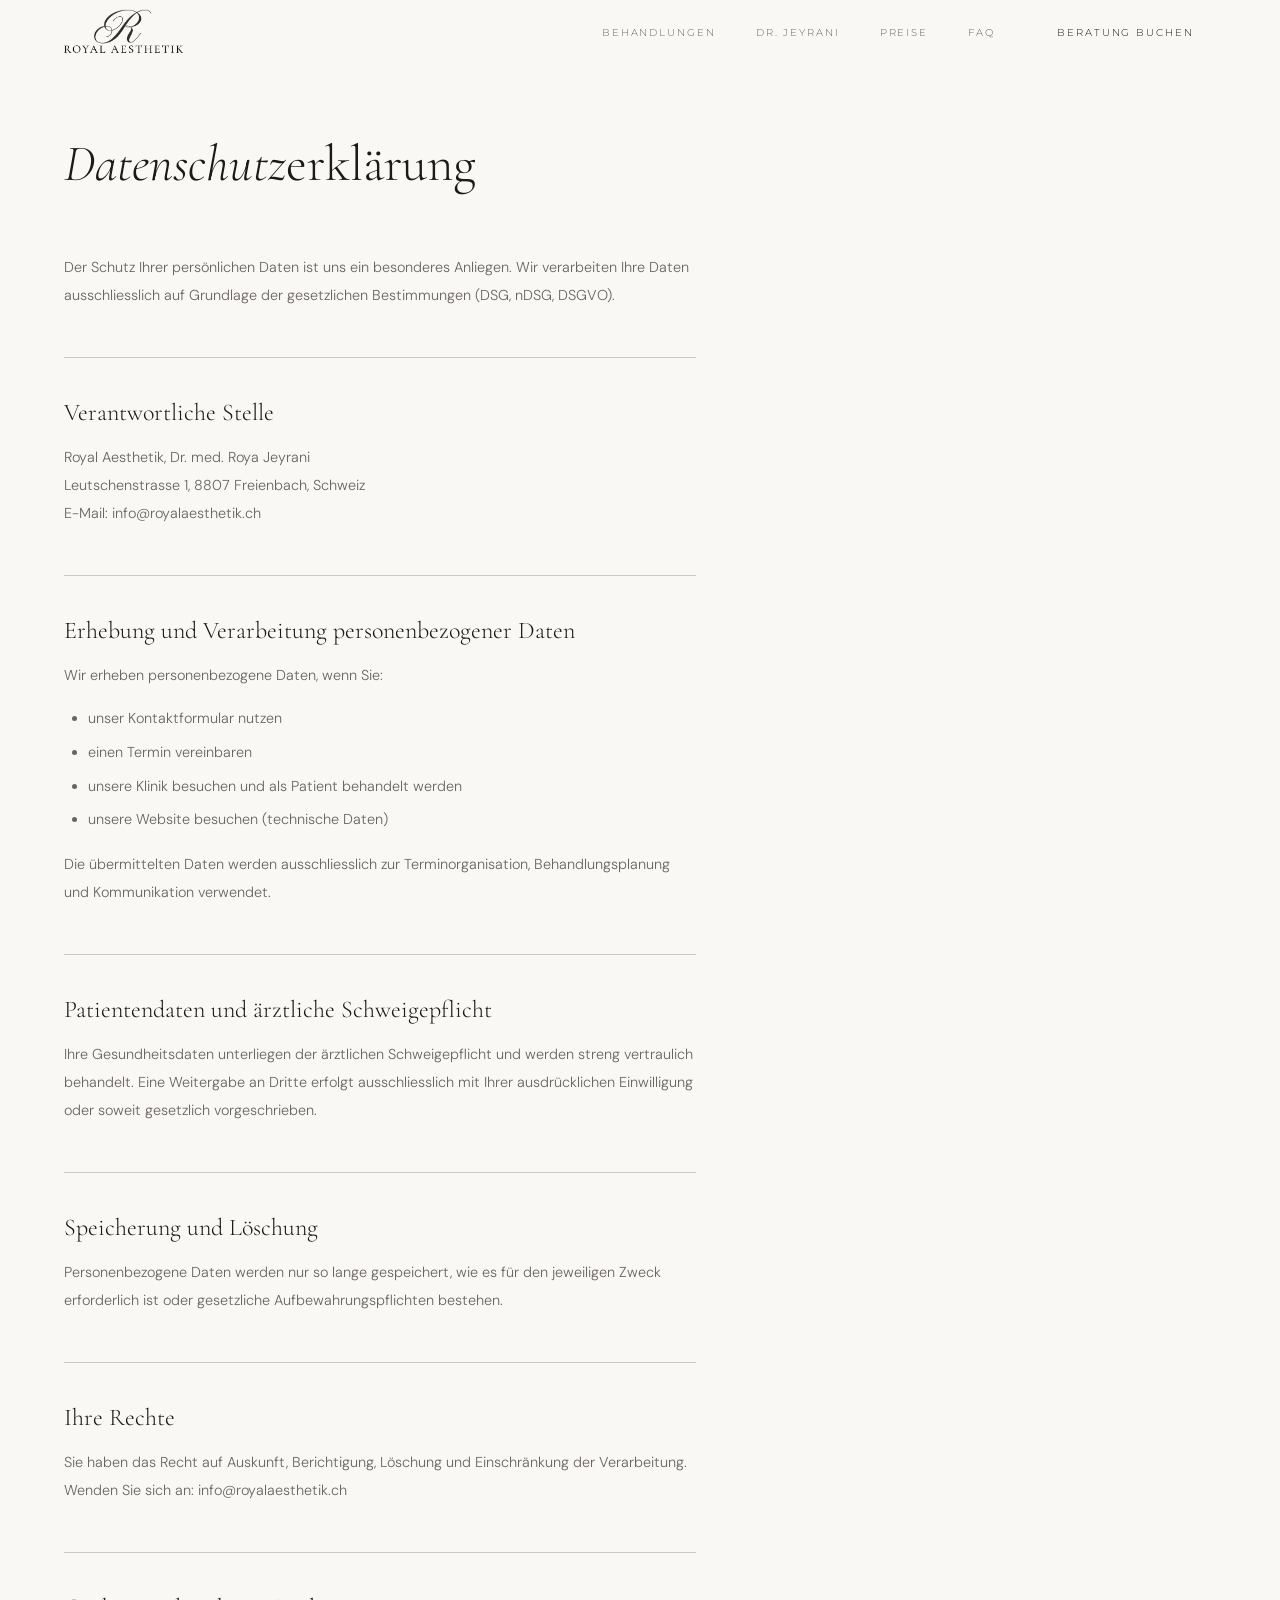
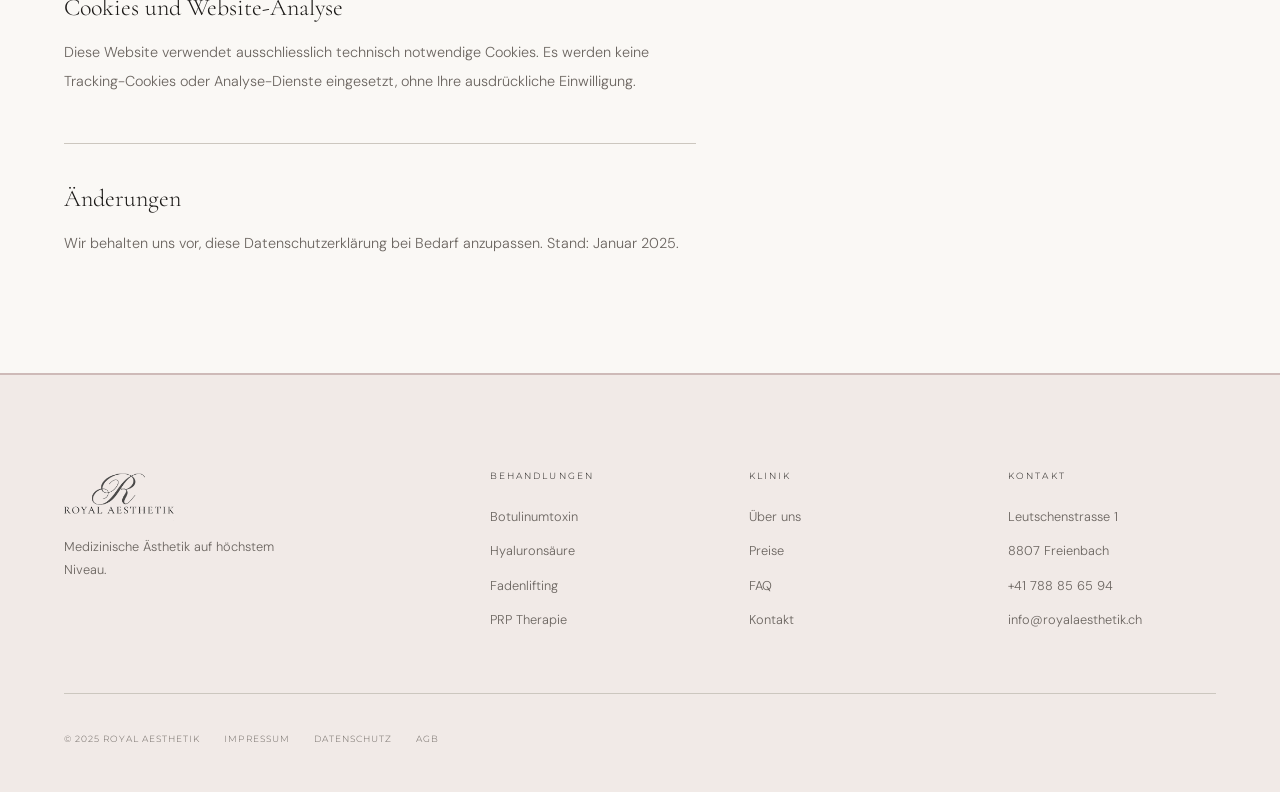
<file: datenschutz.html>
﻿<!DOCTYPE html>
<html lang="de">
<head>
<meta charset="UTF-8">
<meta name="viewport" content="width=device-width, initial-scale=1.0">
<link rel="icon" href="favicon.ico" sizes="any">
<link rel="apple-touch-icon" href="apple-touch-icon.png">
<title>Datenschutz – Royal Aesthetik</title>
<meta name="description" content="Datenschutzerklärung der Royal Aesthetik, Freienbach, Kanton Schwyz.">
<link rel="canonical" href="https://royalaesthetik.ch/datenschutz.html">
<meta property="og:type" content="website">
<meta property="og:site_name" content="Royal Aesthetik">
<meta property="og:locale" content="de_CH">
<meta property="og:title" content="Datenschutz – Royal Aesthetik">
<meta property="og:description" content="Datenschutzerklärung der Royal Aesthetik, Freienbach, Kanton Schwyz.">
<meta property="og:url" content="https://royalaesthetik.ch/datenschutz.html">
<meta property="og:image" content="https://royalaesthetik.ch/og-image.jpg">
<meta property="og:image:width" content="1200">
<meta property="og:image:height" content="630">
<meta name="twitter:card" content="summary_large_image">
<link rel="preconnect" href="https://fonts.googleapis.com">
<link rel="preconnect" href="https://fonts.gstatic.com" crossorigin>
<link href="https://fonts.googleapis.com/css2?family=Cormorant+Garamond:ital,wght@0,200;0,300;0,400;1,200;1,300;1,400&family=DM+Sans:wght@300;400;500&family=Montserrat:wght@300;400;500&display=swap" rel="stylesheet">
<style>
*,*::before,*::after{box-sizing:border-box;margin:0;padding:0}
:root{--bg:#FAF8F5;--bg-2:#F0EDE8;--ivory:#1C1A18;--ivory-dim:#6B6560;--ivory-dark:#CCC7BF;--gold:#B8925A;--gold-dim:rgba(154,112,112,.15);--font-display:'Cormorant Garamond',Georgia,serif;--font-body:'DM Sans',system-ui,sans-serif;--font-label:'Montserrat',sans-serif}
html{font-size:16px}
body{background:var(--bg);color:var(--ivory);font-family:var(--font-body);font-weight:300;-webkit-font-smoothing:antialiased;overflow-x:hidden}
nav{position:fixed;top:0;left:0;right:0;z-index:200;height:60px;padding:0 5vw;display:flex;align-items:center;justify-content:space-between;border-bottom:1px solid var(--rose-dim);overflow:visible}
nav::before{content:'';position:absolute;inset:0;background:rgba(250,248,245,.96);backdrop-filter:blur(16px);z-index:-1}
.nav-logo{display:flex;align-items:center;text-decoration:none;padding-top:1px}
.nav-logo img{height:56px;width:auto;display:block;transform:translateY(4px)}
.nav-links{display:flex;gap:2.5rem;list-style:none;align-items:center}
.nav-links a{font-family:var(--font-label);font-size:9.5px;letter-spacing:.2em;text-transform:uppercase;color:var(--ivory-dim);text-decoration:none;transition:color .3s}
.nav-links a:hover{color:var(--ivory)}
.nav-cta{background:transparent!important;border:1px solid var(--rose-dim);color:var(--rose)!important;padding:.55rem 1.4rem;transition:background .3s!important,border-color .3s!important,color .3s!important}
.nav-cta:hover{background:var(--rose)!important;border-color:var(--rose)!important;color:var(--white)!important}
.hamburger{display:none;flex-direction:column;gap:5px;cursor:pointer;background:none;border:none;padding:4px}
.hamburger span{display:block;width:20px;height:1px;background:var(--ivory)}
footer{background:rgba(154,112,112,.1);padding:6rem 5vw 3rem;border-top:2px solid rgba(154,112,112,.4)}
.footer-top{display:grid;grid-template-columns:1.8fr 1fr 1fr 1fr;gap:4vw;padding-bottom:4rem;border-bottom:1px solid var(--ivory-dark)}
.footer-logo{height:52px;width:auto;display:block;opacity:.85}
.footer-tagline{font-size:.8rem;color:var(--ivory-dim);margin-top:.75rem;line-height:1.8;max-width:240px}
.footer-col-title{font-family:var(--font-label);font-size:8.5px;letter-spacing:.25em;text-transform:uppercase;color:var(--rose);margin-bottom:1.5rem}
.footer-links{list-style:none;display:flex;flex-direction:column;gap:.85rem}
.footer-links a{font-size:.8rem;color:var(--ivory-dim);text-decoration:none;transition:color .3s}
.footer-links a:hover{color:var(--ivory)}
.footer-bottom{display:flex;justify-content:space-between;align-items:center;padding-top:2.5rem}
.footer-legal{font-family:var(--font-label);font-size:8.5px;letter-spacing:.12em;text-transform:uppercase;color:var(--ivory-dim)}
.footer-legal a{color:var(--ivory-dim);text-decoration:none;margin-left:1.5rem;transition:color .3s}
.footer-legal a:hover{color:var(--ivory)}
.legal{padding:140px 5vw 100px;max-width:760px}
.legal h1{font-family:var(--font-display);font-size:clamp(2.5rem,4vw,5rem);font-weight:200;line-height:.95;color:var(--ivory);margin-bottom:4rem}
.legal h1 em{font-style:italic;color:var(--rose)}
.legal h2{font-family:var(--font-display);font-size:1.5rem;font-weight:300;color:var(--ivory);margin:3rem 0 1rem;padding-top:2.5rem;border-top:1px solid var(--ivory-dark)}
.legal p{font-size:.9rem;line-height:1.95;color:var(--ivory-dim);margin-bottom:1rem}
.legal ul{padding-left:1.5rem;margin-bottom:1rem}
.legal ul li{font-size:.9rem;line-height:1.9;color:var(--ivory-dim);margin-bottom:.4rem}
.legal a{color:var(--rose);text-decoration:none}
@media(max-width:768px){nav{height:56px}.nav-logo{align-self:center;padding-top:0}.nav-logo img{height:44px;transform:none}.nav-links{display:none}.hamburger{display:flex}.footer-top{grid-template-columns:1fr 1fr;gap:3rem}.footer-bottom{flex-direction:column;gap:1rem;text-align:center}}
@media(max-width:500px){.footer-top{grid-template-columns:1fr}}
</style>
</head>
<body>
<nav>
  <a href="index.html" class="nav-logo"><img src="bilder/logo/logo.svg" alt="Royal Aesthetik"></a>
  <ul class="nav-links">
    <li><a href="behandlungen.html">Behandlungen</a></li>
    <li><a href="uber-uns.html">Dr. Jeyrani</a></li>
    <li><a href="preise.html">Preise</a></li>
    <li><a href="faq.html">FAQ</a></li>
    <li><a href="kontakt.html" class="nav-cta">Beratung buchen</a></li>
  </ul>
  <button class="hamburger" aria-label="Menü"><span></span><span></span><span></span></button>
</nav>
<div class="legal">
  <h1><em>Datenschutz</em>erklärung</h1>
  <p>Der Schutz Ihrer persönlichen Daten ist uns ein besonderes Anliegen. Wir verarbeiten Ihre Daten ausschliesslich auf Grundlage der gesetzlichen Bestimmungen (DSG, nDSG, DSGVO).</p>
  <h2>Verantwortliche Stelle</h2>
  <p>Royal Aesthetik, Dr. med. Roya Jeyrani<br>Leutschenstrasse 1, 8807 Freienbach, Schweiz<br>E-Mail: <a href="mailto:info@royalaesthetik.ch">info@royalaesthetik.ch</a></p>
  <h2>Erhebung und Verarbeitung personenbezogener Daten</h2>
  <p>Wir erheben personenbezogene Daten, wenn Sie:</p>
  <ul>
    <li>unser Kontaktformular nutzen</li>
    <li>einen Termin vereinbaren</li>
    <li>unsere Klinik besuchen und als Patient behandelt werden</li>
    <li>unsere Website besuchen (technische Daten)</li>
  </ul>
  <p>Die übermittelten Daten werden ausschliesslich zur Terminorganisation, Behandlungsplanung und Kommunikation verwendet.</p>
  <h2>Patientendaten und ärztliche Schweigepflicht</h2>
  <p>Ihre Gesundheitsdaten unterliegen der ärztlichen Schweigepflicht und werden streng vertraulich behandelt. Eine Weitergabe an Dritte erfolgt ausschliesslich mit Ihrer ausdrücklichen Einwilligung oder soweit gesetzlich vorgeschrieben.</p>
  <h2>Speicherung und Löschung</h2>
  <p>Personenbezogene Daten werden nur so lange gespeichert, wie es für den jeweiligen Zweck erforderlich ist oder gesetzliche Aufbewahrungspflichten bestehen.</p>
  <h2>Ihre Rechte</h2>
  <p>Sie haben das Recht auf Auskunft, Berichtigung, Löschung und Einschränkung der Verarbeitung. Wenden Sie sich an: <a href="mailto:info@royalaesthetik.ch">info@royalaesthetik.ch</a></p>
  <h2>Cookies und Website-Analyse</h2>
  <p>Diese Website verwendet ausschliesslich technisch notwendige Cookies. Es werden keine Tracking-Cookies oder Analyse-Dienste eingesetzt, ohne Ihre ausdrückliche Einwilligung.</p>
  <h2>Änderungen</h2>
  <p>Wir behalten uns vor, diese Datenschutzerklärung bei Bedarf anzupassen. Stand: Januar 2025.</p>
</div>
<footer>
  <div class="footer-top">
    <div><img src="bilder/logo/logo.svg" alt="Royal Aesthetik" class="footer-logo"><p class="footer-tagline">Medizinische Ästhetik auf höchstem Niveau.</p></div>
    <div><p class="footer-col-title">Behandlungen</p><ul class="footer-links"><li><a href="behandlungen.html">Botulinumtoxin</a></li><li><a href="behandlungen.html">Hyaluronsäure</a></li><li><a href="behandlungen.html">Fadenlifting</a></li><li><a href="behandlungen.html">PRP Therapie</a></li></ul></div>
    <div><p class="footer-col-title">Klinik</p><ul class="footer-links"><li><a href="uber-uns.html">Über uns</a></li><li><a href="preise.html">Preise</a></li><li><a href="faq.html">FAQ</a></li><li><a href="kontakt.html">Kontakt</a></li></ul></div>
    <div><p class="footer-col-title">Kontakt</p><ul class="footer-links"><li><a href="#">Leutschenstrasse 1</a></li><li><a href="#">8807 Freienbach</a></li><li><a href="tel:+41788856594">+41 788 85 65 94</a></li><li><a href="mailto:info@royalaesthetik.ch">info@royalaesthetik.ch</a></li></ul></div>
  </div>
  <div class="footer-bottom">
    <div class="footer-legal"><span>© 2025 Royal Aesthetik</span><a href="impressum.html">Impressum</a><a href="datenschutz.html">Datenschutz</a><a href="agb.html">AGB</a></div>
  </div>
</footer>
<script>document.querySelector('.hamburger').addEventListener('click',function(){const l=document.querySelector('.nav-links');const open=l.style.display==='flex';l.style.cssText=open?'':'display:flex;flex-direction:column;position:fixed;top:64px;left:0;right:0;background:rgba(250,248,245,.98);padding:2rem 5vw;gap:1.5rem;border-bottom:1px solid rgba(154,112,112,.3);box-shadow:0 8px 24px rgba(28,26,24,.08)';});</script>
</body>
</html>
</file>
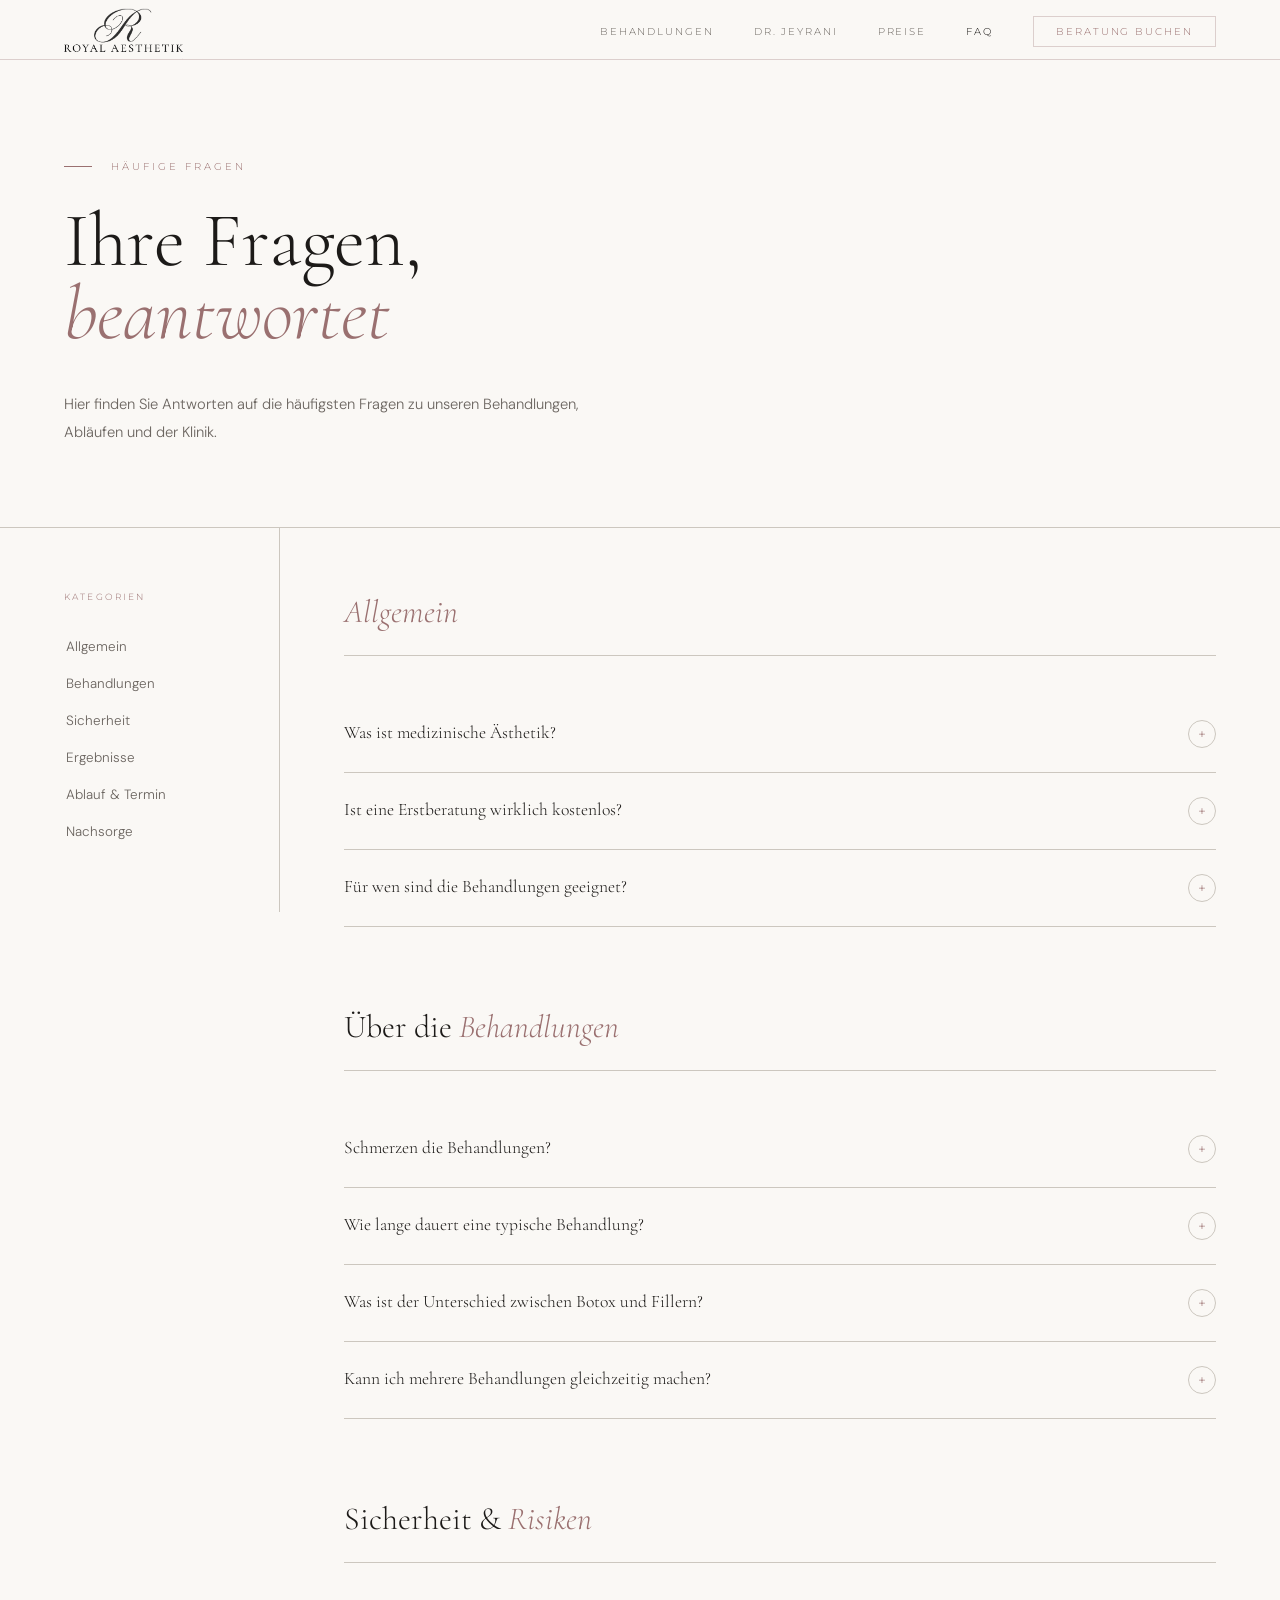
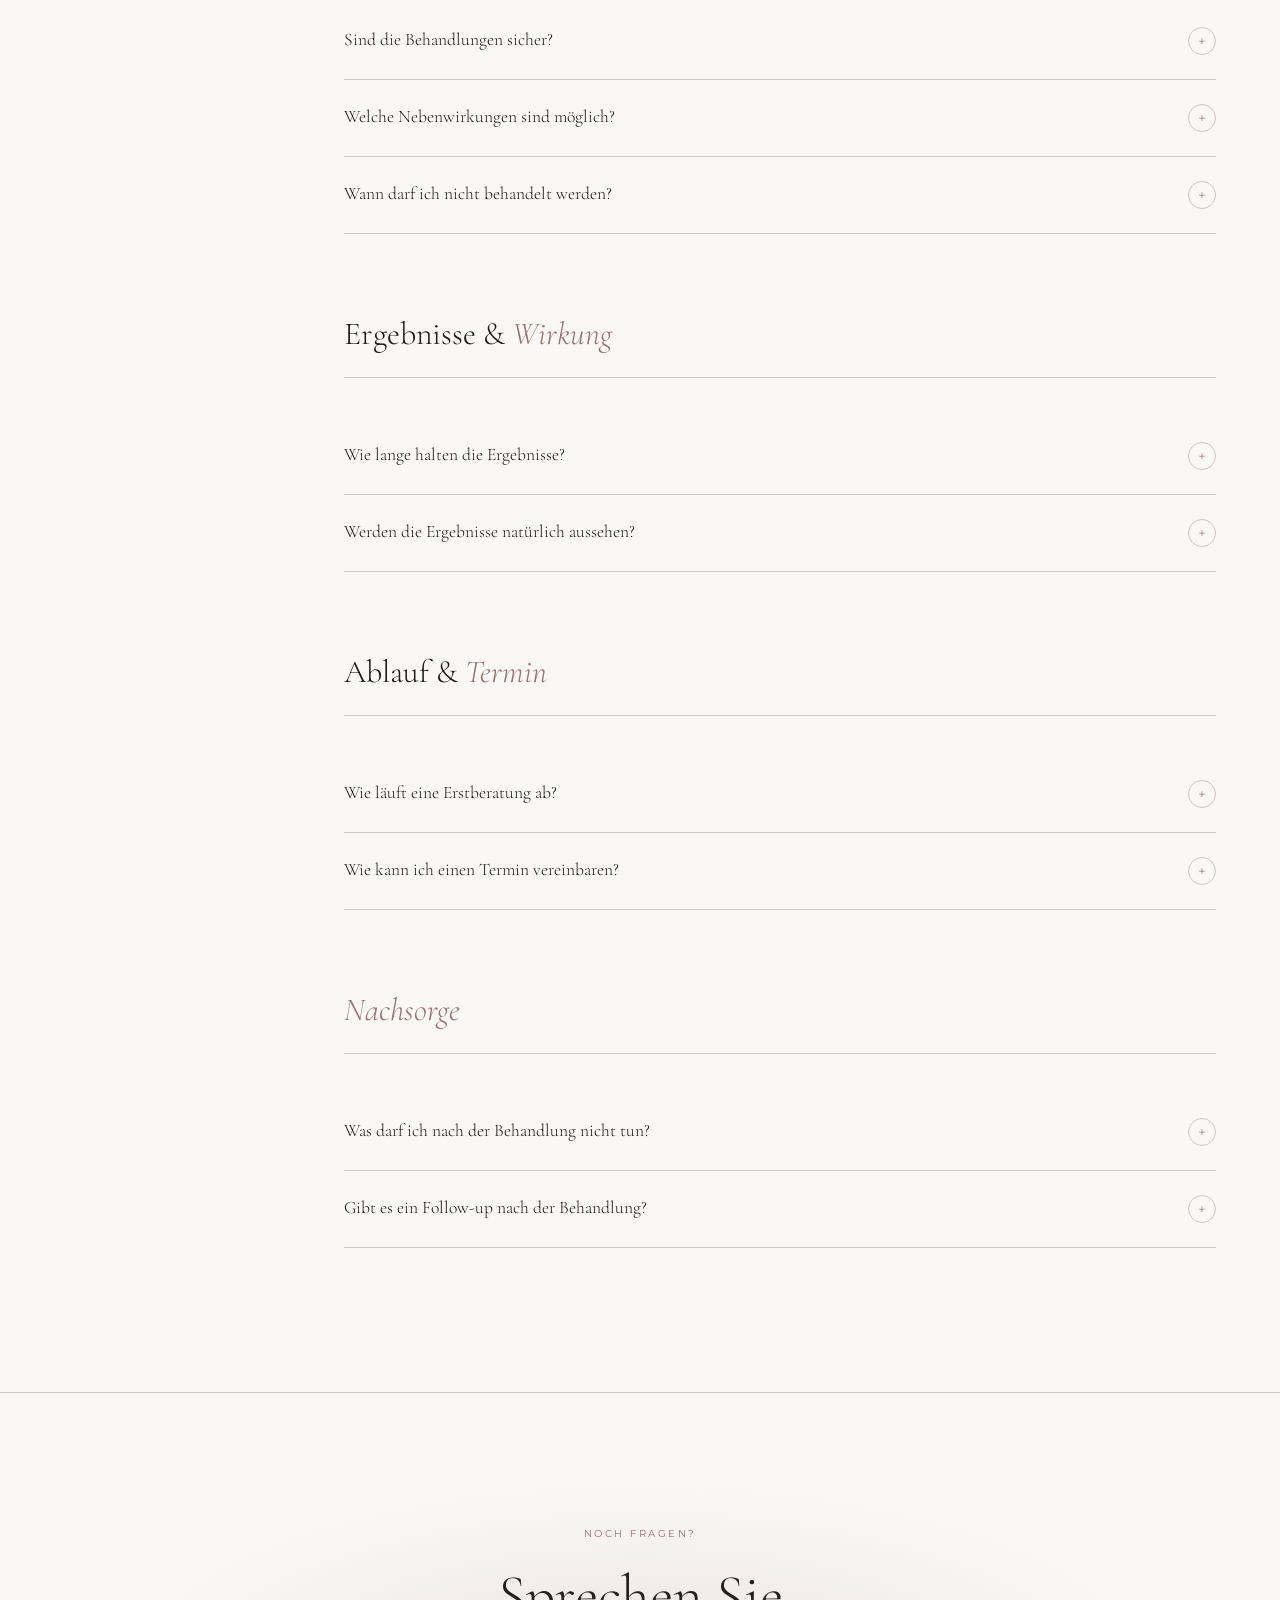
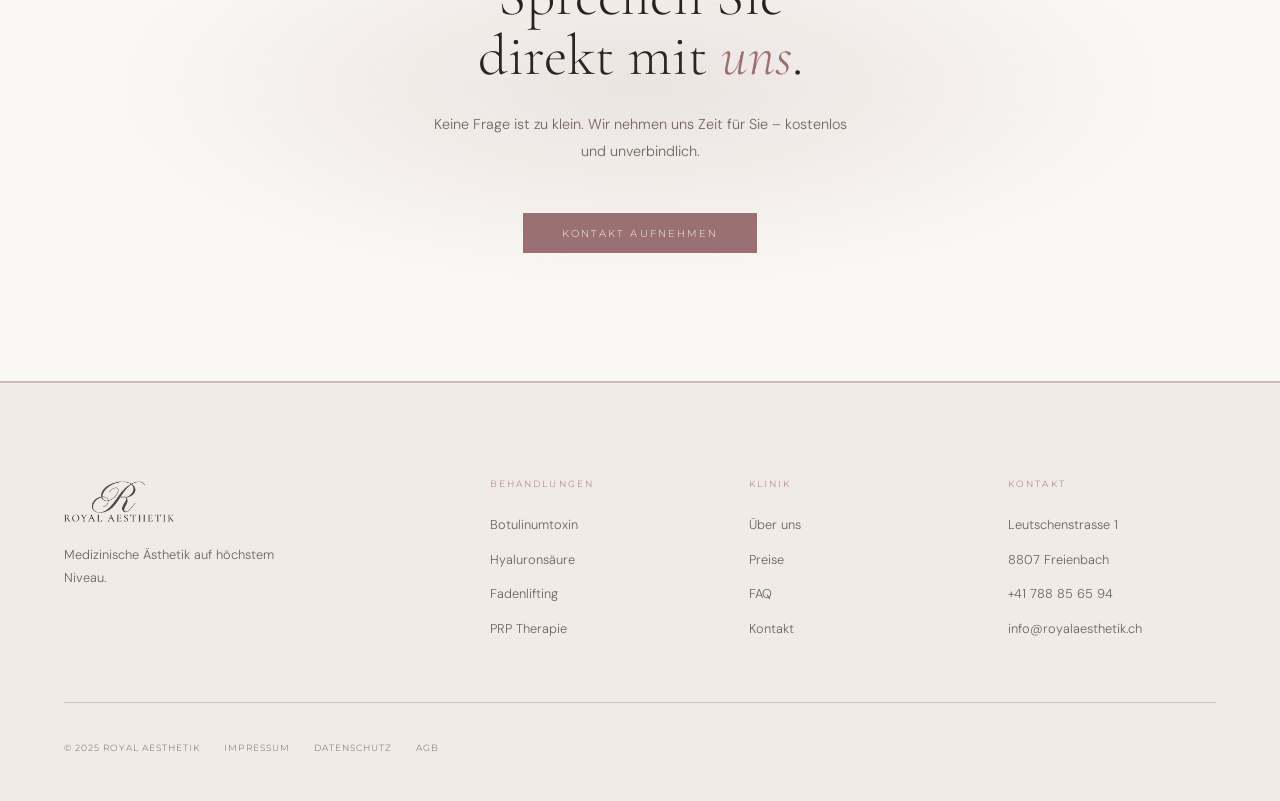
<file: faq.html>
﻿<!DOCTYPE html>
<html lang="de">
<head>
<meta charset="UTF-8">
<meta name="viewport" content="width=device-width, initial-scale=1.0">
<link rel="icon" href="favicon.ico" sizes="any">
<link rel="apple-touch-icon" href="apple-touch-icon.png">
<title>Häufige Fragen zu Botox &amp; Hyaluron — Royal Aesthetik</title>
<meta name="description" content="Antworten auf häufige Fragen zu Botulinumtoxin, Hyaluronsäure, Ablauf, Kosten und Nachsorge — Royal Aesthetik in Freienbach SZ.">
<link rel="canonical" href="https://royalaesthetik.ch/faq.html">
<meta property="og:type" content="website">
<meta property="og:site_name" content="Royal Aesthetik">
<meta property="og:locale" content="de_CH">
<meta property="og:title" content="Häufige Fragen zu Botox &amp; Hyaluron — Royal Aesthetik">
<meta property="og:description" content="Antworten auf häufige Fragen zu Botulinumtoxin, Hyaluronsäure, Ablauf, Kosten und Nachsorge — Royal Aesthetik in Freienbach SZ.">
<meta property="og:url" content="https://royalaesthetik.ch/faq.html">
<meta property="og:image" content="https://royalaesthetik.ch/og-image.jpg">
<meta property="og:image:width" content="1200">
<meta property="og:image:height" content="630">
<meta name="twitter:card" content="summary_large_image">
<link rel="preconnect" href="https://fonts.googleapis.com">
<link rel="preconnect" href="https://fonts.gstatic.com" crossorigin>
<link href="https://fonts.googleapis.com/css2?family=Cormorant+Garamond:ital,wght@0,200;0,300;0,400;1,200;1,300;1,400&family=DM+Sans:wght@300;400;500&family=Montserrat:wght@300;400;500&display=swap" rel="stylesheet">
<style>
*,*::before,*::after{box-sizing:border-box;margin:0;padding:0}
:root{--bg:#FAF8F5;--bg-2:#F0EDE8;--bg-3:#E5E0D8;--ivory:#1C1A18;--ivory-dim:#6B6560;--ivory-dark:#CCC7BF;--gold:#B8925A;--gold-dim:rgba(154,112,112,.15);--font-display:'Cormorant Garamond',Georgia,serif;--font-body:'DM Sans',system-ui,sans-serif;--font-label:'Montserrat',sans-serif;--ease:cubic-bezier(0.25,0.1,0.25,1);--rose:#9A7070;--rose-dim:rgba(154,112,112,.3);--rose-pale:rgba(154,112,112,.12);--white:#FFFFFF}
html{scroll-behavior:smooth;font-size:16px}
body{background:var(--bg);color:var(--ivory);font-family:var(--font-body);font-weight:300;-webkit-font-smoothing:antialiased;overflow-x:hidden}
.label{font-family:var(--font-label);font-size:10px;letter-spacing:.25em;text-transform:uppercase;color:var(--rose);font-weight:400}
.r{opacity:0;transform:translateY(24px);transition:opacity 1s var(--ease),transform 1s var(--ease)}.r.on{opacity:1;transform:none}
.d1{transition-delay:.1s}.d2{transition-delay:.2s}
nav{position:fixed;top:0;left:0;right:0;z-index:200;height:60px;padding:0 5vw;display:flex;align-items:center;justify-content:space-between;border-bottom:1px solid var(--rose-dim);overflow:visible}
nav::before{content:'';position:absolute;inset:0;background:rgba(250,248,245,.96);backdrop-filter:blur(16px);z-index:-1}
.nav-logo{display:flex;align-items:center;text-decoration:none;padding-top:1px}
.nav-logo img{height:56px;width:auto;display:block;transform:translateY(4px)}
.nav-links{display:flex;gap:2.5rem;list-style:none;align-items:center}
.nav-links a{font-family:var(--font-label);font-size:9.5px;letter-spacing:.2em;text-transform:uppercase;color:var(--ivory-dim);text-decoration:none;transition:color .3s}
.nav-links a:hover,.nav-links a.active{color:var(--ivory)}
.nav-cta{background:transparent!important;border:1px solid var(--rose-dim);color:var(--rose)!important;padding:.55rem 1.4rem;transition:background .3s!important,border-color .3s!important,color .3s!important}
.nav-cta:hover{background:var(--rose)!important;border-color:var(--rose)!important;color:var(--white)!important}
.hamburger{display:none;flex-direction:column;gap:5px;cursor:pointer;background:none;border:none;padding:4px}
.hamburger span{display:block;width:20px;height:1px;background:var(--ivory)}
.btn-dark{font-family:var(--font-label);font-size:9.5px;letter-spacing:.22em;text-transform:uppercase;background:var(--rose);color:var(--bg);padding:.9rem 2.4rem;text-decoration:none;display:inline-block;transition:background .3s,transform .3s}
.btn-dark:hover{background:var(--ivory);transform:translateY(-2px)}
footer{background:rgba(154,112,112,.1);padding:6rem 5vw 3rem;border-top:2px solid rgba(154,112,112,.4)}
.footer-top{display:grid;grid-template-columns:1.8fr 1fr 1fr 1fr;gap:4vw;padding-bottom:4rem;border-bottom:1px solid var(--ivory-dark)}
.footer-logo{height:52px;width:auto;display:block;opacity:.85}
.footer-tagline{font-size:.8rem;color:var(--ivory-dim);margin-top:.75rem;line-height:1.8;max-width:240px}
.footer-col-title{font-family:var(--font-label);font-size:8.5px;letter-spacing:.25em;text-transform:uppercase;color:var(--rose);margin-bottom:1.5rem}
.footer-links{list-style:none;display:flex;flex-direction:column;gap:.85rem}
.footer-links a{font-size:.8rem;color:var(--ivory-dim);text-decoration:none;transition:color .3s}
.footer-links a:hover{color:var(--ivory)}
.footer-bottom{display:flex;justify-content:space-between;align-items:center;padding-top:2.5rem}
.footer-legal{font-family:var(--font-label);font-size:8.5px;letter-spacing:.12em;text-transform:uppercase;color:var(--ivory-dim)}
.footer-legal a{color:var(--ivory-dim);text-decoration:none;margin-left:1.5rem;transition:color .3s}
.footer-legal a:hover{color:var(--ivory)}

.page-hero{padding:160px 5vw 80px;border-bottom:1px solid var(--ivory-dark)}
.page-eyebrow{font-family:var(--font-label);font-size:10px;letter-spacing:.3em;text-transform:uppercase;color:var(--rose);margin-bottom:2rem;display:flex;align-items:center;gap:1.2rem}
.page-eyebrow::before{content:'';display:block;width:28px;height:1px;background:var(--rose)}
.page-title{font-family:var(--font-display);font-size:clamp(3rem,6vw,6.5rem);font-weight:200;line-height:.95;color:var(--ivory)}
.page-title em{font-style:italic;color:var(--rose)}
.page-sub{font-size:.92rem;line-height:1.9;color:var(--ivory-dim);max-width:520px;margin-top:2.5rem}

/* FAQ LAYOUT */
.faq-body{display:grid;grid-template-columns:280px 1fr;gap:0;border-bottom:1px solid var(--ivory-dark)}
.faq-sidebar{padding:4rem 3vw 4rem 5vw;border-right:1px solid var(--ivory-dark);position:sticky;top:76px;align-self:start;max-height:calc(100vh - 76px);overflow-y:auto}
.faq-sidebar-title{font-family:var(--font-label);font-size:8.5px;letter-spacing:.25em;text-transform:uppercase;color:var(--rose);margin-bottom:1.75rem}
.faq-nav{list-style:none;display:flex;flex-direction:column;gap:.25rem}
.faq-nav a{font-size:.84rem;color:var(--ivory-dim);text-decoration:none;padding:.5rem 0;display:block;transition:color .3s;border-left:2px solid transparent;padding-left:1rem;margin-left:-1rem}
.faq-nav a:hover,.faq-nav a.active{color:var(--ivory);border-left-color:var(--rose)}

.faq-content{padding:4rem 5vw}
.faq-category{margin-bottom:5rem}
.faq-category-title{font-family:var(--font-display);font-size:clamp(1.5rem,2.5vw,2.5rem);font-weight:200;color:var(--ivory);margin-bottom:2.5rem;padding-bottom:1.5rem;border-bottom:1px solid var(--ivory-dark)}
.faq-category-title em{font-style:italic;color:var(--rose)}

.faq-item{border-bottom:1px solid var(--ivory-dark)}
.faq-q{padding:1.5rem 0;display:flex;justify-content:space-between;align-items:center;cursor:pointer;gap:2rem}
.faq-q-text{font-family:var(--font-display);font-size:1.1rem;font-weight:300;color:var(--ivory);line-height:1.3}
.faq-q-icon{width:28px;height:28px;border:1px solid var(--ivory-dark);border-radius:50%;flex-shrink:0;display:flex;align-items:center;justify-content:center;transition:all .3s}
.faq-q-icon::before{content:'+';font-family:var(--font-label);font-size:14px;color:var(--rose);line-height:1}
.faq-item.open .faq-q-icon{border-color:var(--rose);background:var(--gold-dim)}
.faq-item.open .faq-q-icon::before{content:'–'}
.faq-a{max-height:0;overflow:hidden;transition:max-height .5s var(--ease)}
.faq-a-inner{padding:0 0 1.75rem;font-size:.88rem;line-height:1.9;color:var(--ivory-dim)}
.faq-a-inner a{color:var(--rose);text-decoration:none}

/* CTA */
.cta-strip{padding:8rem 5vw;text-align:center;position:relative}
.cta-strip::before{content:'';position:absolute;inset:0;background:radial-gradient(ellipse 60% 50% at 50% 50%,rgba(154,112,112,.15) 0%,transparent 70%)}
.cta-title{font-family:var(--font-display);font-size:clamp(2.5rem,4.5vw,5rem);font-weight:200;line-height:1.05;color:var(--ivory);margin:1.5rem 0}
.cta-title em{font-style:italic;color:var(--rose)}
.cta-sub{font-size:.9rem;color:var(--ivory-dim);max-width:440px;margin:0 auto 3rem;line-height:1.9}

@media(max-width:900px){.faq-body{grid-template-columns:1fr}.faq-sidebar{display:none}}
@media(max-width:768px){
  nav{height:56px}.nav-logo{align-self:center;padding-top:0}.nav-logo img{height:44px;transform:none}.nav-links{display:none}.hamburger{display:flex}
  .footer-top{grid-template-columns:1fr 1fr;gap:3rem}
  .footer-bottom{flex-direction:column;gap:1rem;text-align:center}
}
@media(max-width:500px){.footer-top{grid-template-columns:1fr}}
</style>
</head>
<body>
<nav id="nav" class="scrolled">
  <a href="index.html" class="nav-logo"><img src="bilder/logo/logo.svg" alt="Royal Aesthetik"></a>
  <ul class="nav-links">
    <li><a href="behandlungen.html">Behandlungen</a></li>
    <li><a href="uber-uns.html">Dr. Jeyrani</a></li>
    <li><a href="preise.html">Preise</a></li>
    <li><a href="faq.html" class="active">FAQ</a></li>
    <li><a href="kontakt.html" class="nav-cta">Beratung buchen</a></li>
  </ul>
  <button class="hamburger" aria-label="Menü"><span></span><span></span><span></span></button>
</nav>

<div class="page-hero">
  <div class="page-eyebrow r">Häufige Fragen</div>
  <h1 class="page-title r d1">Ihre Fragen,<br><em>beantwortet</em></h1>
  <p class="page-sub r d2">Hier finden Sie Antworten auf die häufigsten Fragen zu unseren Behandlungen, Abläufen und der Klinik.</p>
</div>

<div class="faq-body">
  <aside class="faq-sidebar">
    <p class="faq-sidebar-title">Kategorien</p>
    <ul class="faq-nav">
      <li><a href="#allgemein">Allgemein</a></li>
      <li><a href="#behandlungen">Behandlungen</a></li>
      <li><a href="#sicherheit">Sicherheit</a></li>
      <li><a href="#ergebnisse">Ergebnisse</a></li>
      <li><a href="#ablauf">Ablauf & Termin</a></li>
      <li><a href="#nachsorge">Nachsorge</a></li>
    </ul>
  </aside>

  <div class="faq-content">

    <div class="faq-category" id="allgemein">
      <h2 class="faq-category-title r"><em>Allgemein</em></h2>

      <div class="faq-item r">
        <div class="faq-q"><p class="faq-q-text">Was ist medizinische Ästhetik?</p><div class="faq-q-icon"></div></div>
        <div class="faq-a"><div class="faq-a-inner">Medizinische Ästhetik umfasst minimalinvasive Behandlungen, die das Erscheinungsbild verbessern, ohne einen chirurgischen Eingriff zu erfordern. Dazu gehören Injektionen, Fadenbehandlungen und regenerative Therapien – alles unter ärztlicher Aufsicht.</div></div>
      </div>
      <div class="faq-item r">
        <div class="faq-q"><p class="faq-q-text">Ist eine Erstberatung wirklich kostenlos?</p><div class="faq-q-icon"></div></div>
        <div class="faq-a"><div class="faq-a-inner">Ja, vollständig kostenlos und unverbindlich. In der Erstberatung lernen Sie Dr. Jeyrani kennen, besprechen Ihre Ziele und erhalten einen individuellen Behandlungsplan – ohne jegliche Verpflichtung.</div></div>
      </div>
      <div class="faq-item r">
        <div class="faq-q"><p class="faq-q-text">Für wen sind die Behandlungen geeignet?</p><div class="faq-q-icon"></div></div>
        <div class="faq-a"><div class="faq-a-inner">Grundsätzlich für Erwachsene, die kleine Verfeinerungen wünschen – keine dramatischen Veränderungen. Ob eine Behandlung für Sie geeignet ist, klären wir in der Beratung anhand Ihrer Gesundheitsgeschichte, Ihrer Haut und Ihrer Ziele.</div></div>
      </div>
    </div>

    <div class="faq-category" id="behandlungen">
      <h2 class="faq-category-title r">Über die <em>Behandlungen</em></h2>

      <div class="faq-item r">
        <div class="faq-q"><p class="faq-q-text">Schmerzen die Behandlungen?</p><div class="faq-q-icon"></div></div>
        <div class="faq-a"><div class="faq-a-inner">Die meisten Patienten beschreiben die Behandlungen als leicht unangenehm, aber nicht schmerzhaft. Wir verwenden feine Kanülen und topische Betäubungsmittel, wo nötig. Das Wohlbefinden unserer Patienten hat höchste Priorität.</div></div>
      </div>
      <div class="faq-item r">
        <div class="faq-q"><p class="faq-q-text">Wie lange dauert eine typische Behandlung?</p><div class="faq-q-icon"></div></div>
        <div class="faq-a"><div class="faq-a-inner">Botulinumtoxin und Hyaluronsäure dauern in der Regel 20–60 Minuten. Komplexere Behandlungen wie Fadenlifting oder PRP-Therapie können 60–90 Minuten in Anspruch nehmen. Planen Sie zusätzlich Zeit für das Vorgespräch ein.</div></div>
      </div>
      <div class="faq-item r">
        <div class="faq-q"><p class="faq-q-text">Was ist der Unterschied zwischen Botox und Fillern?</p><div class="faq-q-icon"></div></div>
        <div class="faq-a"><div class="faq-a-inner">Botulinumtoxin entspannt Muskeln und reduziert so dynamische Falten (z. B. Stirnfalten). Hyaluronsäure-Filler hingegen füllen Volumen auf und definieren Konturen – sie wirken strukturell, nicht muskelrelaxierend. Oft werden beide kombiniert.</div></div>
      </div>
      <div class="faq-item r">
        <div class="faq-q"><p class="faq-q-text">Kann ich mehrere Behandlungen gleichzeitig machen?</p><div class="faq-q-icon"></div></div>
        <div class="faq-a"><div class="faq-a-inner">Ja, in vielen Fällen lassen sich Behandlungen kombinieren – z. B. Botulinumtoxin und Filler in einer Sitzung. Was sinnvoll und sicher ist, besprechen wir individuell in der Beratung.</div></div>
      </div>
    </div>

    <div class="faq-category" id="sicherheit">
      <h2 class="faq-category-title r">Sicherheit &amp; <em>Risiken</em></h2>

      <div class="faq-item r">
        <div class="faq-q"><p class="faq-q-text">Sind die Behandlungen sicher?</p><div class="faq-q-icon"></div></div>
        <div class="faq-a"><div class="faq-a-inner">Alle Behandlungen werden von Dr. med. Roya Jeyrani persönlich durchgeführt. Wir verwenden ausschliesslich Swissmedic-zugelassene Produkte und arbeiten nach höchsten medizinischen Standards. Risiken werden in der Aufklärung vollständig besprochen.</div></div>
      </div>
      <div class="faq-item r">
        <div class="faq-q"><p class="faq-q-text">Welche Nebenwirkungen sind möglich?</p><div class="faq-q-icon"></div></div>
        <div class="faq-a"><div class="faq-a-inner">Häufige, temporäre Nebenwirkungen sind leichte Rötungen, Schwellungen oder Blutergüsse an der Einstichstelle. Diese klingen in der Regel innerhalb weniger Tage ab. Schwerwiegende Komplikationen sind bei fachgerechter Durchführung selten.</div></div>
      </div>
      <div class="faq-item r">
        <div class="faq-q"><p class="faq-q-text">Wann darf ich nicht behandelt werden?</p><div class="faq-q-icon"></div></div>
        <div class="faq-a"><div class="faq-a-inner">Gegenanzeigen umfassen Schwangerschaft, Stillzeit, aktive Infektionen im Behandlungsbereich, bestimmte Autoimmunerkrankungen und blutverdünnende Medikamente. Im Aufklärungsgespräch klären wir alle relevanten Faktoren ab.</div></div>
      </div>
    </div>

    <div class="faq-category" id="ergebnisse">
      <h2 class="faq-category-title r">Ergebnisse &amp; <em>Wirkung</em></h2>

      <div class="faq-item r">
        <div class="faq-q"><p class="faq-q-text">Wie lange halten die Ergebnisse?</p><div class="faq-q-icon"></div></div>
        <div class="faq-a"><div class="faq-a-inner">Das hängt von der Behandlung ab: Botulinumtoxin hält 8–12 Wochen, Hyaluronsäure 12–18 Monate, Fadenlifting bis zu 24 Monate. Biostimulatoren und PRP erzielen Ergebnisse, die über Monate bis Jahre anhalten können, da sie die körpereigene Kollagenproduktion anregen.</div></div>
      </div>
      <div class="faq-item r">
        <div class="faq-q"><p class="faq-q-text">Werden die Ergebnisse natürlich aussehen?</p><div class="faq-q-icon"></div></div>
        <div class="faq-a"><div class="faq-a-inner">Das ist unser oberstes Ziel. Dr. Jeyrani arbeitet nach dem Prinzip «Enhancement, not Alteration» – Verfeinerung, keine Veränderung. Wir arbeiten mit Ihren natürlichen Proportionen, nicht gegen sie. Das Ergebnis soll so aussehen, als hätten Sie sich einfach gut erholt.</div></div>
      </div>
    </div>

    <div class="faq-category" id="ablauf">
      <h2 class="faq-category-title r">Ablauf &amp; <em>Termin</em></h2>

      <div class="faq-item r">
        <div class="faq-q"><p class="faq-q-text">Wie läuft eine Erstberatung ab?</p><div class="faq-q-icon"></div></div>
        <div class="faq-a"><div class="faq-a-inner">Zu Beginn besprechen wir Ihre Ziele und Ihre Gesundheitsgeschichte. Dr. Jeyrani analysiert Ihre Hautstruktur und Gesichtsproportionen und empfiehlt geeignete Behandlungen. Sie erhalten einen individuellen Plan mit transparenten Kosten – alles ohne Druck.</div></div>
      </div>
      <div class="faq-item r">
        <div class="faq-q"><p class="faq-q-text">Wie kann ich einen Termin vereinbaren?</p><div class="faq-q-icon"></div></div>
        <div class="faq-a"><div class="faq-a-inner">Am einfachsten über unser <a href="kontakt.html">Kontaktformular</a> oder per E-Mail an <a href="mailto:info@royalaesthetik.ch">info@royalaesthetik.ch</a>. Wir antworten in der Regel innerhalb eines Werktages und schlagen Ihnen passende Termine vor.</div></div>
      </div>
    </div>

    <div class="faq-category" id="nachsorge">
      <h2 class="faq-category-title r"><em>Nachsorge</em></h2>

      <div class="faq-item r">
        <div class="faq-q"><p class="faq-q-text">Was darf ich nach der Behandlung nicht tun?</p><div class="faq-q-icon"></div></div>
        <div class="faq-a"><div class="faq-a-inner">In den ersten 24–48 Stunden: kein intensiver Sport, kein Sauna- oder Solariumbesuch, kein Alkohol, keine starke Sonneneinstrahlung. Direkt nach der Behandlung sollten Sie den Bereich nicht massieren. Dr. Jeyrani gibt Ihnen nach jeder Behandlung individuelle Pflegeempfehlungen.</div></div>
      </div>
      <div class="faq-item r">
        <div class="faq-q"><p class="faq-q-text">Gibt es ein Follow-up nach der Behandlung?</p><div class="faq-q-icon"></div></div>
        <div class="faq-a"><div class="faq-a-inner">Ja, nach Botulinumtoxin und anderen Behandlungen bieten wir ein optionales Kontroll-Follow-up nach 2–4 Wochen an. Bei Bedarf kann nachgebessert werden. Für alle Patienten sind wir auch per E-Mail jederzeit erreichbar.</div></div>
      </div>
    </div>

  </div>
</div>

<div class="cta-strip">
  <div class="r">
    <span class="label">Noch Fragen?</span>
    <h2 class="cta-title">Sprechen Sie<br>direkt mit <em>uns</em>.</h2>
    <p class="cta-sub">Keine Frage ist zu klein. Wir nehmen uns Zeit für Sie – kostenlos und unverbindlich.</p>
    <a href="kontakt.html" class="btn-dark">Kontakt aufnehmen</a>
  </div>
</div>

<footer>
  <div class="footer-top">
    <div><img src="bilder/logo/logo.svg" alt="Royal Aesthetik" class="footer-logo"><p class="footer-tagline">Medizinische Ästhetik auf höchstem Niveau.</p></div>
    <div><p class="footer-col-title">Behandlungen</p><ul class="footer-links"><li><a href="behandlungen.html">Botulinumtoxin</a></li><li><a href="behandlungen.html">Hyaluronsäure</a></li><li><a href="behandlungen.html">Fadenlifting</a></li><li><a href="behandlungen.html">PRP Therapie</a></li></ul></div>
    <div><p class="footer-col-title">Klinik</p><ul class="footer-links"><li><a href="uber-uns.html">Über uns</a></li><li><a href="preise.html">Preise</a></li><li><a href="faq.html">FAQ</a></li><li><a href="kontakt.html">Kontakt</a></li></ul></div>
    <div><p class="footer-col-title">Kontakt</p><ul class="footer-links"><li><a href="#">Leutschenstrasse 1</a></li><li><a href="#">8807 Freienbach</a></li><li><a href="tel:+41788856594">+41 788 85 65 94</a></li><li><a href="mailto:info@royalaesthetik.ch">info@royalaesthetik.ch</a></li></ul></div>
  </div>
  <div class="footer-bottom">
    <div class="footer-legal"><span>© 2025 Royal Aesthetik</span><a href="impressum.html">Impressum</a><a href="datenschutz.html">Datenschutz</a><a href="agb.html">AGB</a></div>
  </div>
</footer>
<script>
const nav=document.getElementById('nav');
window.addEventListener('scroll',()=>nav.classList.toggle('scrolled',window.scrollY>40),{passive:true});
const obs=new IntersectionObserver(entries=>{entries.forEach(e=>{if(e.isIntersecting){e.target.classList.add('on');obs.unobserve(e.target);}});},{threshold:0.08});
document.querySelectorAll('.r').forEach(el=>obs.observe(el));
document.querySelector('.hamburger').addEventListener('click',function(){const l=document.querySelector('.nav-links');const open=l.style.display==='flex';l.style.cssText=open?'':'display:flex;flex-direction:column;position:fixed;top:64px;left:0;right:0;background:rgba(250,248,245,.98);padding:2rem 5vw;gap:1.5rem;border-bottom:1px solid rgba(154,112,112,.3);box-shadow:0 8px 24px rgba(28,26,24,.08)';});
document.querySelectorAll('.faq-item').forEach(item=>{item.querySelector('.faq-q').addEventListener('click',()=>{const isOpen=item.classList.contains('open');document.querySelectorAll('.faq-item.open').forEach(o=>{o.classList.remove('open');o.querySelector('.faq-a').style.maxHeight='0';});if(!isOpen){item.classList.add('open');item.querySelector('.faq-a').style.maxHeight=item.querySelector('.faq-a-inner').scrollHeight+'px';}});});
</script>
</body>
</html>
</file>
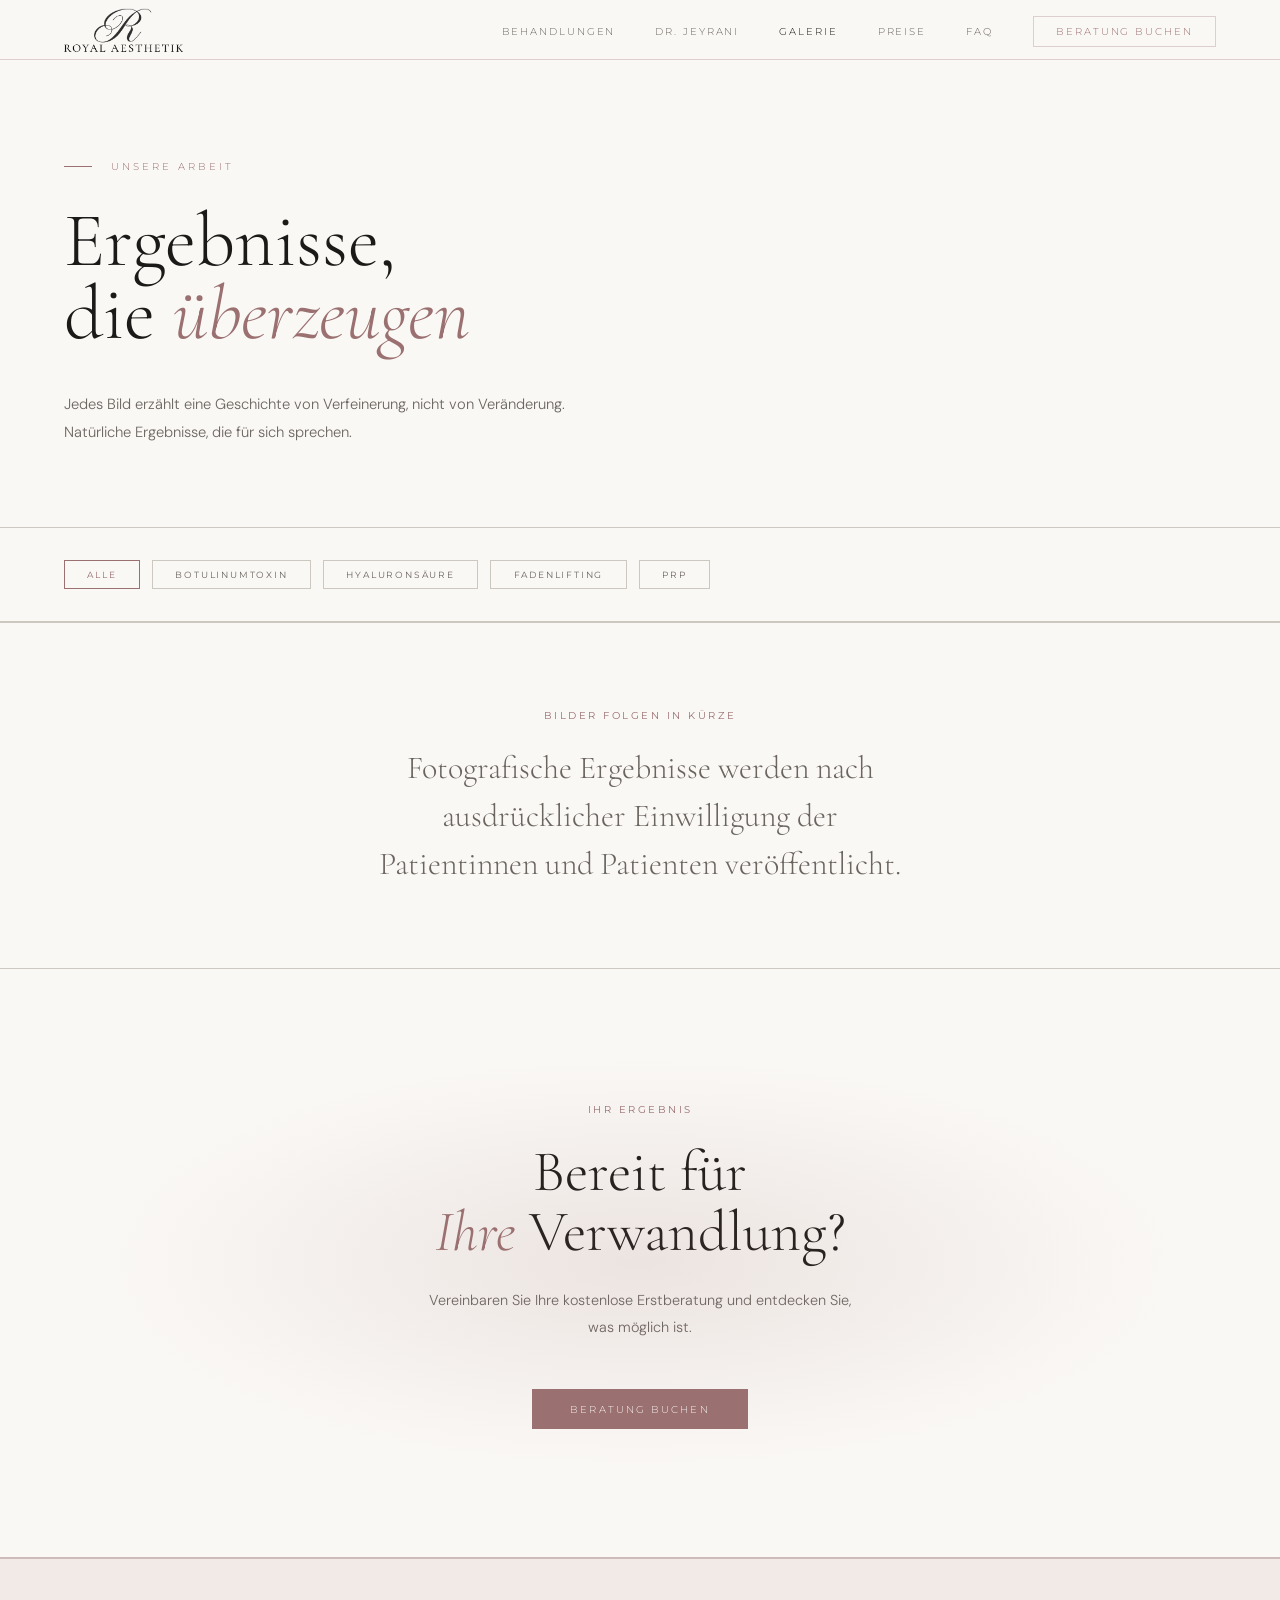
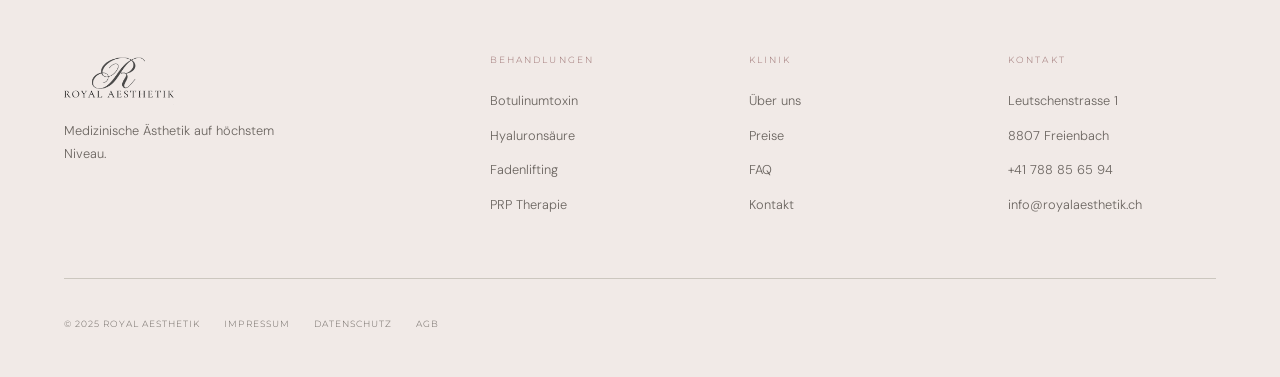
<file: galerie.html>
﻿<!DOCTYPE html>
<html lang="de">
<head>
<meta charset="UTF-8">
<meta name="viewport" content="width=device-width, initial-scale=1.0">
<link rel="icon" href="favicon.ico" sizes="any">
<link rel="apple-touch-icon" href="apple-touch-icon.png">
<title>Galerie — Royal Aesthetik Freienbach SZ</title>
<meta name="description" content="Einblicke in die Praxisräume der Royal Aesthetik in Freienbach, Kanton Schwyz.">
<link rel="canonical" href="https://royalaesthetik.ch/galerie.html">
<meta property="og:type" content="website">
<meta property="og:site_name" content="Royal Aesthetik">
<meta property="og:locale" content="de_CH">
<meta property="og:title" content="Galerie — Royal Aesthetik Freienbach SZ">
<meta property="og:description" content="Einblicke in die Praxisräume der Royal Aesthetik in Freienbach, Kanton Schwyz.">
<meta property="og:url" content="https://royalaesthetik.ch/galerie.html">
<meta property="og:image" content="https://royalaesthetik.ch/og-image.jpg">
<meta property="og:image:width" content="1200">
<meta property="og:image:height" content="630">
<meta name="twitter:card" content="summary_large_image">
<link rel="preconnect" href="https://fonts.googleapis.com">
<link rel="preconnect" href="https://fonts.gstatic.com" crossorigin>
<link href="https://fonts.googleapis.com/css2?family=Cormorant+Garamond:ital,wght@0,200;0,300;0,400;1,200;1,300;1,400&family=DM+Sans:wght@300;400;500&family=Montserrat:wght@300;400;500&display=swap" rel="stylesheet">
<style>
*,*::before,*::after{box-sizing:border-box;margin:0;padding:0}
:root{--bg:#FAF8F5;--bg-2:#F0EDE8;--bg-3:#E5E0D8;--ivory:#1C1A18;--ivory-dim:#6B6560;--ivory-dark:#CCC7BF;--gold:#B8925A;--gold-dim:rgba(154,112,112,.15);--font-display:'Cormorant Garamond',Georgia,serif;--font-body:'DM Sans',system-ui,sans-serif;--font-label:'Montserrat',sans-serif;--ease:cubic-bezier(0.25,0.1,0.25,1);--rose:#9A7070;--rose-dim:rgba(154,112,112,.3);--rose-pale:rgba(154,112,112,.12);--white:#FFFFFF}
html{scroll-behavior:smooth;font-size:16px}
body{background:var(--bg);color:var(--ivory);font-family:var(--font-body);font-weight:300;-webkit-font-smoothing:antialiased;overflow-x:hidden}
.label{font-family:var(--font-label);font-size:10px;letter-spacing:.25em;text-transform:uppercase;color:var(--rose);font-weight:400}
.r{opacity:0;transform:translateY(24px);transition:opacity 1s var(--ease),transform 1s var(--ease)}.r.on{opacity:1;transform:none}
.d1{transition-delay:.1s}.d2{transition-delay:.2s}.d3{transition-delay:.35s}
nav{position:fixed;top:0;left:0;right:0;z-index:200;height:60px;padding:0 5vw;display:flex;align-items:center;justify-content:space-between;border-bottom:1px solid var(--rose-dim);overflow:visible}
nav::before{content:'';position:absolute;inset:0;background:rgba(250,248,245,.96);backdrop-filter:blur(16px);z-index:-1}
.nav-logo{display:flex;align-items:center;text-decoration:none;padding-top:1px}
.nav-logo img{height:56px;width:auto;display:block;transform:translateY(4px)}
.nav-links{display:flex;gap:2.5rem;list-style:none;align-items:center}
.nav-links a{font-family:var(--font-label);font-size:9.5px;letter-spacing:.2em;text-transform:uppercase;color:var(--ivory-dim);text-decoration:none;transition:color .3s}
.nav-links a:hover,.nav-links a.active{color:var(--ivory)}
.nav-cta{background:transparent!important;border:1px solid var(--rose-dim);color:var(--rose)!important;padding:.55rem 1.4rem;transition:background .3s!important,border-color .3s!important,color .3s!important}
.nav-cta:hover{background:var(--rose)!important;border-color:var(--rose)!important;color:var(--white)!important}
.hamburger{display:none;flex-direction:column;gap:5px;cursor:pointer;background:none;border:none;padding:4px}
.hamburger span{display:block;width:20px;height:1px;background:var(--ivory)}
.btn-dark{font-family:var(--font-label);font-size:9.5px;letter-spacing:.22em;text-transform:uppercase;background:var(--rose);color:var(--bg);padding:.9rem 2.4rem;text-decoration:none;display:inline-block;transition:background .3s,transform .3s}
.btn-dark:hover{background:var(--ivory);transform:translateY(-2px)}
footer{background:rgba(154,112,112,.1);padding:6rem 5vw 3rem;border-top:2px solid rgba(154,112,112,.4)}
.footer-top{display:grid;grid-template-columns:1.8fr 1fr 1fr 1fr;gap:4vw;padding-bottom:4rem;border-bottom:1px solid var(--ivory-dark)}
.footer-logo{height:52px;width:auto;display:block;opacity:.85}
.footer-tagline{font-size:.8rem;color:var(--ivory-dim);margin-top:.75rem;line-height:1.8;max-width:240px}
.footer-col-title{font-family:var(--font-label);font-size:8.5px;letter-spacing:.25em;text-transform:uppercase;color:var(--rose);margin-bottom:1.5rem}
.footer-links{list-style:none;display:flex;flex-direction:column;gap:.85rem}
.footer-links a{font-size:.8rem;color:var(--ivory-dim);text-decoration:none;transition:color .3s}
.footer-links a:hover{color:var(--ivory)}
.footer-bottom{display:flex;justify-content:space-between;align-items:center;padding-top:2.5rem}
.footer-legal{font-family:var(--font-label);font-size:8.5px;letter-spacing:.12em;text-transform:uppercase;color:var(--ivory-dim)}
.footer-legal a{color:var(--ivory-dim);text-decoration:none;margin-left:1.5rem;transition:color .3s}
.footer-legal a:hover{color:var(--ivory)}

.page-hero{padding:160px 5vw 80px;border-bottom:1px solid var(--ivory-dark)}
.page-eyebrow{font-family:var(--font-label);font-size:10px;letter-spacing:.3em;text-transform:uppercase;color:var(--rose);margin-bottom:2rem;display:flex;align-items:center;gap:1.2rem}
.page-eyebrow::before{content:'';display:block;width:28px;height:1px;background:var(--rose)}
.page-title{font-family:var(--font-display);font-size:clamp(3rem,6vw,6.5rem);font-weight:200;line-height:.95;color:var(--ivory)}
.page-title em{font-style:italic;color:var(--rose)}
.page-sub{font-size:.92rem;line-height:1.9;color:var(--ivory-dim);max-width:520px;margin-top:2.5rem}

.filter-bar{padding:2rem 5vw;border-bottom:1px solid var(--ivory-dark);display:flex;gap:.75rem;flex-wrap:wrap}
.filter-btn{font-family:var(--font-label);font-size:9px;letter-spacing:.2em;text-transform:uppercase;background:none;border:1px solid var(--ivory-dark);color:var(--ivory-dim);padding:.5rem 1.4rem;cursor:pointer;transition:all .3s}
.filter-btn:hover,.filter-btn.active{border-color:var(--rose);color:var(--rose)}

/* MAIN GALLERY GRID */
.gallery-main{padding:0;display:grid;grid-template-columns:2fr 1fr 1fr;grid-template-rows:320px 320px;gap:2px;border-bottom:1px solid var(--ivory-dark)}
.g-cell{position:relative;overflow:hidden;cursor:pointer}
.g-cell--tall{grid-row:span 2}
.g-bg{width:100%;height:100%;transition:transform .7s var(--ease)}
.g-cell:hover .g-bg{transform:scale(1.04)}
.g-overlay{position:absolute;inset:0;background:rgba(10,10,10,0);transition:background .4s;display:flex;align-items:flex-end;padding:1.75rem}
.g-cell:hover .g-overlay{background:rgba(10,10,10,.6)}
.g-info{opacity:0;transform:translateY(8px);transition:opacity .4s,transform .4s}
.g-cell:hover .g-info{opacity:1;transform:none}
.g-name{font-family:var(--font-display);font-size:1.15rem;font-weight:300;color:var(--ivory)}
.g-cat{font-family:var(--font-label);font-size:8px;letter-spacing:.2em;text-transform:uppercase;color:var(--rose);margin-top:.3rem}

/* BEFORE/AFTER */
.ba-section{padding:8rem 5vw;border-bottom:1px solid var(--ivory-dark)}
.ba-header{margin-bottom:4rem}
.ba-title{font-family:var(--font-display);font-size:clamp(2rem,3.5vw,4rem);font-weight:200;color:var(--ivory);line-height:1;margin-top:1rem}
.ba-title em{font-style:italic;color:var(--rose)}
.ba-grid{display:grid;grid-template-columns:repeat(3,1fr);gap:2px}
.ba-card{position:relative;overflow:hidden}
.ba-pair{display:grid;grid-template-columns:1fr 1fr;gap:1px}
.ba-img{aspect-ratio:3/4}
.ba-img-label{font-family:var(--font-label);font-size:8.5px;letter-spacing:.18em;text-transform:uppercase;color:var(--ivory-dim);padding:.75rem 1rem;background:var(--bg-3);text-align:center}
.ba-treatment{font-family:var(--font-display);font-size:1rem;font-weight:300;color:var(--ivory);padding:1.25rem 1rem .5rem;background:var(--bg-3)}
.ba-detail{font-family:var(--font-label);font-size:8px;letter-spacing:.15em;text-transform:uppercase;color:var(--rose);padding:0 1rem 1.25rem;background:var(--bg-3)}

/* MASONRY */
.masonry-section{padding:6rem 5vw;border-bottom:1px solid var(--ivory-dark)}
.masonry-title{font-family:var(--font-display);font-size:clamp(1.8rem,3vw,3rem);font-weight:200;color:var(--ivory);margin-bottom:3rem}
.masonry-title em{font-style:italic;color:var(--rose)}
.masonry{columns:4;column-gap:2px}
.m-item{break-inside:avoid;margin-bottom:2px;overflow:hidden;position:relative;cursor:pointer}
.m-img{width:100%;display:block;transition:transform .6s var(--ease)}
.m-item:hover .m-img{transform:scale(1.03)}
.m-overlay{position:absolute;inset:0;background:rgba(10,10,10,0);transition:background .3s;display:flex;align-items:center;justify-content:center}
.m-item:hover .m-overlay{background:rgba(10,10,10,.4)}
.m-label{font-family:var(--font-label);font-size:9px;letter-spacing:.2em;text-transform:uppercase;color:var(--ivory);opacity:0;transition:opacity .3s}
.m-item:hover .m-label{opacity:1}

/* CTA */
.cta-strip{padding:8rem 5vw;text-align:center;position:relative}
.cta-strip::before{content:'';position:absolute;inset:0;background:radial-gradient(ellipse 60% 50% at 50% 50%,rgba(154,112,112,.15) 0%,transparent 70%)}
.cta-title{font-family:var(--font-display);font-size:clamp(2.5rem,4.5vw,5rem);font-weight:200;line-height:1.05;color:var(--ivory);margin:1.5rem 0}
.cta-title em{font-style:italic;color:var(--rose)}
.cta-sub{font-size:.9rem;color:var(--ivory-dim);max-width:440px;margin:0 auto 3rem;line-height:1.9}

@media(max-width:900px){
  .gallery-main{grid-template-columns:1fr 1fr;grid-template-rows:auto}
  .g-cell--tall{grid-row:span 1}
  .g-bg{height:260px}
  .ba-grid{grid-template-columns:1fr 1fr}
  .masonry{columns:3}
}
@media(max-width:768px){
  nav{height:56px}.nav-logo{align-self:center;padding-top:0}.nav-logo img{height:44px;transform:none}.nav-links{display:none}.hamburger{display:flex}
  .gallery-main{grid-template-columns:1fr;grid-template-rows:auto}
  .g-bg{height:240px}
  .ba-grid{grid-template-columns:1fr}
  .masonry{columns:2}
  .footer-top{grid-template-columns:1fr 1fr;gap:3rem}
  .footer-bottom{flex-direction:column;gap:1rem;text-align:center}
}
@media(max-width:500px){.footer-top{grid-template-columns:1fr}.masonry{columns:1}}
</style>
</head>
<body>
<nav id="nav" class="scrolled">
  <a href="index.html" class="nav-logo"><img src="bilder/logo/logo.svg" alt="Royal Aesthetik"></a>
  <ul class="nav-links">
    <li><a href="behandlungen.html">Behandlungen</a></li>
    <li><a href="uber-uns.html">Dr. Jeyrani</a></li>
    <li><a href="galerie.html" class="active">Galerie</a></li>
    <li><a href="preise.html">Preise</a></li>
    <li><a href="faq.html">FAQ</a></li>
    <li><a href="kontakt.html" class="nav-cta">Beratung buchen</a></li>
  </ul>
  <button class="hamburger" aria-label="Menü"><span></span><span></span><span></span></button>
</nav>

<div class="page-hero">
  <div class="page-eyebrow r">Unsere Arbeit</div>
  <h1 class="page-title r d1">Ergebnisse,<br>die <em>überzeugen</em></h1>
  <p class="page-sub r d2">Jedes Bild erzählt eine Geschichte von Verfeinerung, nicht von Veränderung. Natürliche Ergebnisse, die für sich sprechen.</p>
</div>

<div class="filter-bar">
  <button class="filter-btn active">Alle</button>
  <button class="filter-btn">Botulinumtoxin</button>
  <button class="filter-btn">Hyaluronsäure</button>
  <button class="filter-btn">Fadenlifting</button>
  <button class="filter-btn">PRP</button>
</div>

<div class="r" style="padding:5rem 5vw;border-top:1px solid var(--ivory-dark);border-bottom:1px solid var(--ivory-dark);text-align:center">
  <span class="label">Bilder folgen in Kürze</span>
  <p style="font-family:var(--font-display);font-size:clamp(1.4rem,2.5vw,2.2rem);font-weight:200;color:var(--ivory-dim);margin-top:1.25rem;max-width:560px;margin-left:auto;margin-right:auto;line-height:1.5">Fotografische Ergebnisse werden nach ausdrücklicher Einwilligung der Patientinnen und Patienten veröffentlicht.</p>
</div>


<div class="cta-strip">
  <div class="r">
    <span class="label">Ihr Ergebnis</span>
    <h2 class="cta-title">Bereit für<br><em>Ihre</em> Verwandlung?</h2>
    <p class="cta-sub">Vereinbaren Sie Ihre kostenlose Erstberatung und entdecken Sie, was möglich ist.</p>
    <a href="kontakt.html" class="btn-dark">Beratung buchen</a>
  </div>
</div>

<footer>
  <div class="footer-top">
    <div><img src="bilder/logo/logo.svg" alt="Royal Aesthetik" class="footer-logo"><p class="footer-tagline">Medizinische Ästhetik auf höchstem Niveau.</p></div>
    <div><p class="footer-col-title">Behandlungen</p><ul class="footer-links"><li><a href="behandlungen.html">Botulinumtoxin</a></li><li><a href="behandlungen.html">Hyaluronsäure</a></li><li><a href="behandlungen.html">Fadenlifting</a></li><li><a href="behandlungen.html">PRP Therapie</a></li></ul></div>
    <div><p class="footer-col-title">Klinik</p><ul class="footer-links"><li><a href="uber-uns.html">Über uns</a></li><li><a href="preise.html">Preise</a></li><li><a href="faq.html">FAQ</a></li><li><a href="kontakt.html">Kontakt</a></li></ul></div>
    <div><p class="footer-col-title">Kontakt</p><ul class="footer-links"><li><a href="#">Leutschenstrasse 1</a></li><li><a href="#">8807 Freienbach</a></li><li><a href="tel:+41788856594">+41 788 85 65 94</a></li><li><a href="mailto:info@royalaesthetik.ch">info@royalaesthetik.ch</a></li></ul></div>
  </div>
  <div class="footer-bottom">
    <div class="footer-legal"><span>© 2025 Royal Aesthetik</span><a href="impressum.html">Impressum</a><a href="datenschutz.html">Datenschutz</a><a href="agb.html">AGB</a></div>
  </div>
</footer>
<script>
const nav=document.getElementById('nav');
window.addEventListener('scroll',()=>nav.classList.toggle('scrolled',window.scrollY>40),{passive:true});
const obs=new IntersectionObserver(entries=>{entries.forEach(e=>{if(e.isIntersecting){e.target.classList.add('on');obs.unobserve(e.target);}});},{threshold:0.08});
document.querySelectorAll('.r').forEach(el=>obs.observe(el));
document.querySelector('.hamburger').addEventListener('click',function(){const l=document.querySelector('.nav-links');const open=l.style.display==='flex';l.style.cssText=open?'':'display:flex;flex-direction:column;position:fixed;top:64px;left:0;right:0;background:rgba(250,248,245,.98);padding:2rem 5vw;gap:1.5rem;border-bottom:1px solid rgba(154,112,112,.3);box-shadow:0 8px 24px rgba(28,26,24,.08)';});
</script>
</body>
</html>
</file>
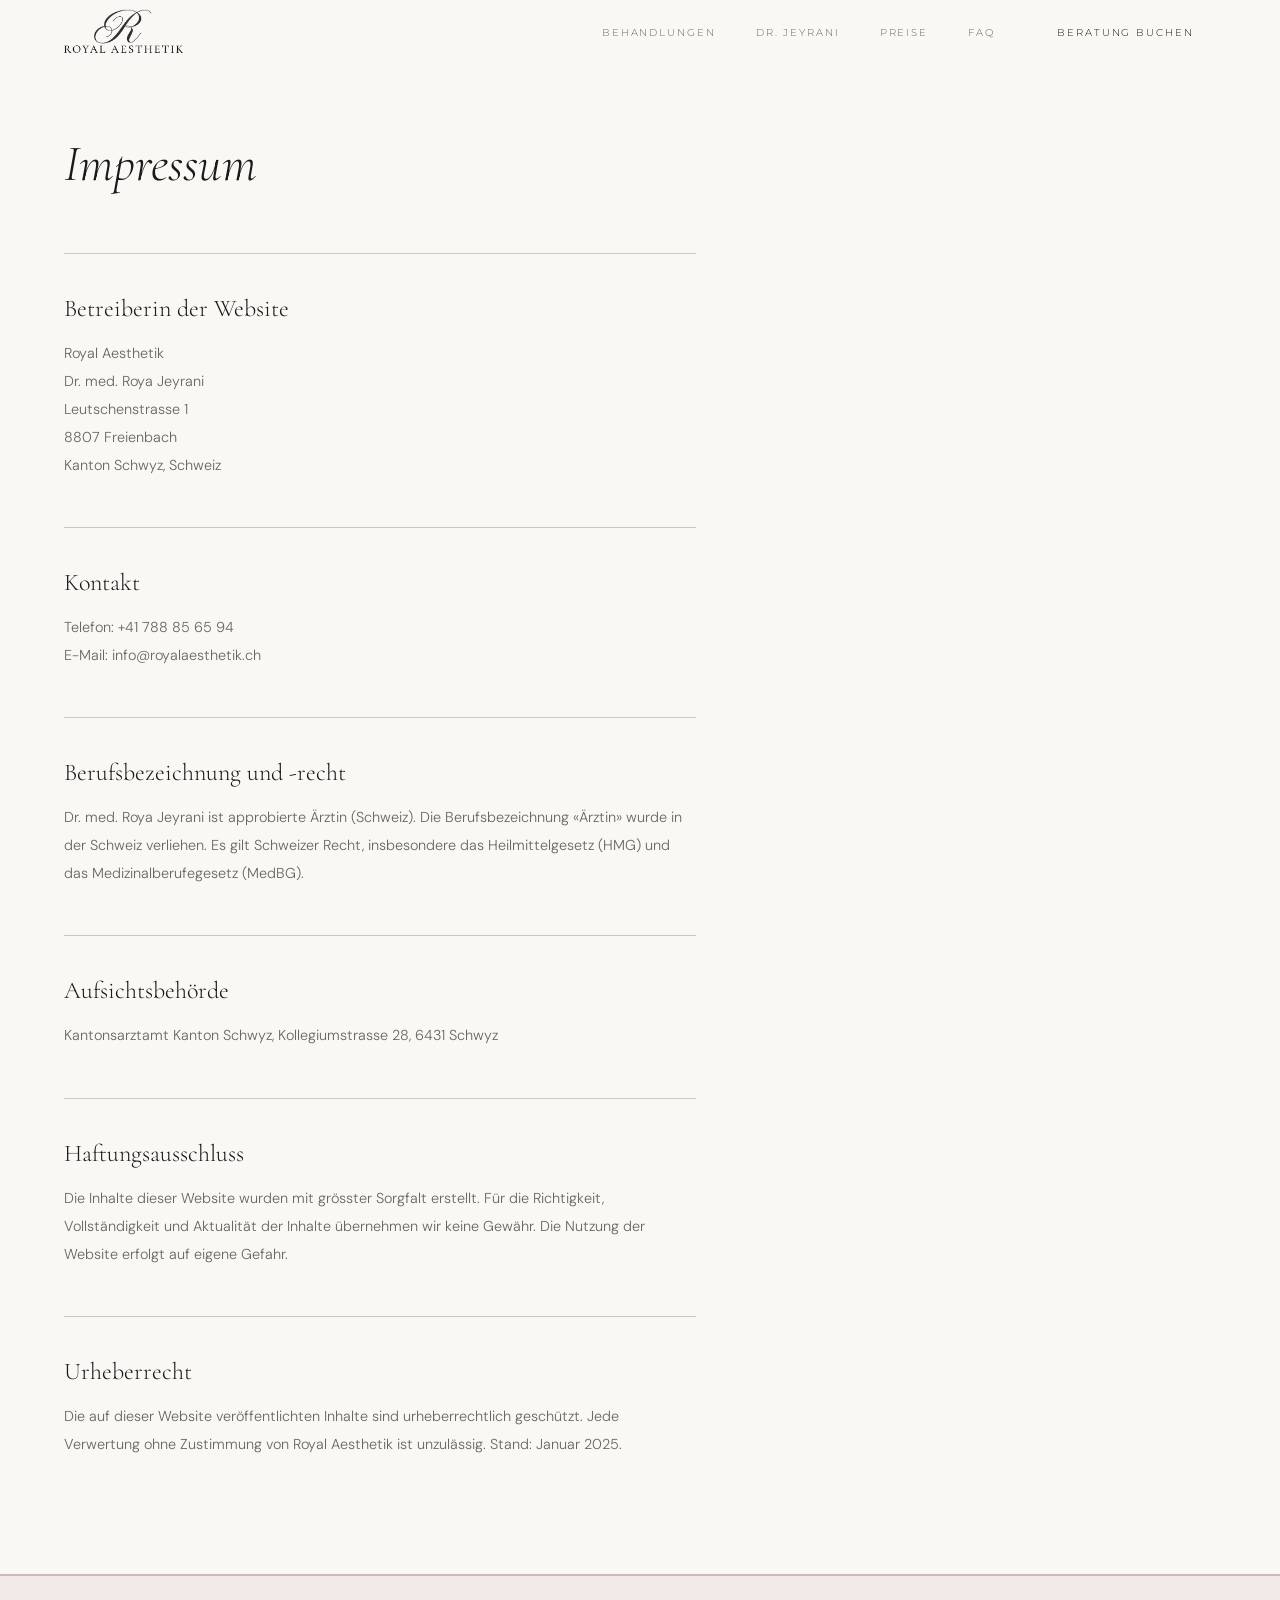
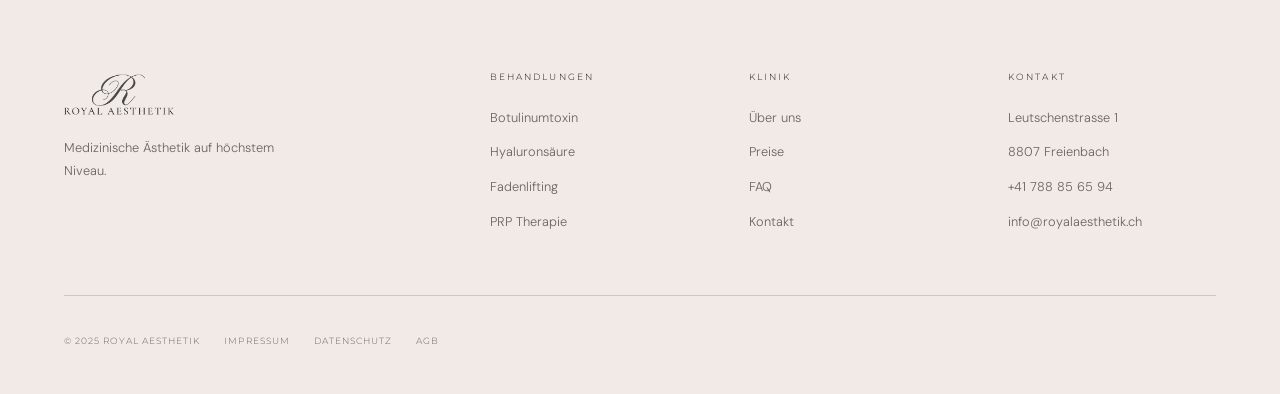
<file: impressum.html>
﻿<!DOCTYPE html>
<html lang="de">
<head>
<meta charset="UTF-8">
<meta name="viewport" content="width=device-width, initial-scale=1.0">
<link rel="icon" href="favicon.ico" sizes="any">
<link rel="apple-touch-icon" href="apple-touch-icon.png">
<title>Impressum – Royal Aesthetik</title>
<meta name="description" content="Impressum der Royal Aesthetik, Dr. med. Roya Jeyrani, Leutschenstrasse 1, 8807 Freienbach, Kanton Schwyz.">
<link rel="canonical" href="https://royalaesthetik.ch/impressum.html">
<meta property="og:type" content="website">
<meta property="og:site_name" content="Royal Aesthetik">
<meta property="og:locale" content="de_CH">
<meta property="og:title" content="Impressum – Royal Aesthetik">
<meta property="og:description" content="Impressum der Royal Aesthetik, Dr. med. Roya Jeyrani, Leutschenstrasse 1, 8807 Freienbach, Kanton Schwyz.">
<meta property="og:url" content="https://royalaesthetik.ch/impressum.html">
<meta property="og:image" content="https://royalaesthetik.ch/og-image.jpg">
<meta property="og:image:width" content="1200">
<meta property="og:image:height" content="630">
<meta name="twitter:card" content="summary_large_image">
<link rel="preconnect" href="https://fonts.googleapis.com">
<link rel="preconnect" href="https://fonts.gstatic.com" crossorigin>
<link href="https://fonts.googleapis.com/css2?family=Cormorant+Garamond:ital,wght@0,200;0,300;0,400;1,200;1,300;1,400&family=DM+Sans:wght@300;400;500&family=Montserrat:wght@300;400;500&display=swap" rel="stylesheet">
<style>
*,*::before,*::after{box-sizing:border-box;margin:0;padding:0}
:root{--bg:#FAF8F5;--bg-2:#F0EDE8;--ivory:#1C1A18;--ivory-dim:#6B6560;--ivory-dark:#CCC7BF;--gold:#B8925A;--gold-dim:rgba(154,112,112,.15);--font-display:'Cormorant Garamond',Georgia,serif;--font-body:'DM Sans',system-ui,sans-serif;--font-label:'Montserrat',sans-serif}
html{font-size:16px}
body{background:var(--bg);color:var(--ivory);font-family:var(--font-body);font-weight:300;-webkit-font-smoothing:antialiased;overflow-x:hidden}
nav{position:fixed;top:0;left:0;right:0;z-index:200;height:60px;padding:0 5vw;display:flex;align-items:center;justify-content:space-between;border-bottom:1px solid var(--rose-dim);overflow:visible}
nav::before{content:'';position:absolute;inset:0;background:rgba(250,248,245,.96);backdrop-filter:blur(16px);z-index:-1}
.nav-logo{display:flex;align-items:center;text-decoration:none;padding-top:1px}
.nav-logo img{height:56px;width:auto;display:block;transform:translateY(4px)}
.nav-links{display:flex;gap:2.5rem;list-style:none;align-items:center}
.nav-links a{font-family:var(--font-label);font-size:9.5px;letter-spacing:.2em;text-transform:uppercase;color:var(--ivory-dim);text-decoration:none;transition:color .3s}
.nav-links a:hover{color:var(--ivory)}
.nav-cta{background:transparent!important;border:1px solid var(--rose-dim);color:var(--rose)!important;padding:.55rem 1.4rem;transition:background .3s!important,border-color .3s!important,color .3s!important}
.nav-cta:hover{background:var(--rose)!important;border-color:var(--rose)!important;color:var(--white)!important}
.hamburger{display:none;flex-direction:column;gap:5px;cursor:pointer;background:none;border:none;padding:4px}
.hamburger span{display:block;width:20px;height:1px;background:var(--ivory)}
footer{background:rgba(154,112,112,.1);padding:6rem 5vw 3rem;border-top:2px solid rgba(154,112,112,.4)}
.footer-top{display:grid;grid-template-columns:1.8fr 1fr 1fr 1fr;gap:4vw;padding-bottom:4rem;border-bottom:1px solid var(--ivory-dark)}
.footer-logo{height:52px;width:auto;display:block;opacity:.85}
.footer-tagline{font-size:.8rem;color:var(--ivory-dim);margin-top:.75rem;line-height:1.8;max-width:240px}
.footer-col-title{font-family:var(--font-label);font-size:8.5px;letter-spacing:.25em;text-transform:uppercase;color:var(--rose);margin-bottom:1.5rem}
.footer-links{list-style:none;display:flex;flex-direction:column;gap:.85rem}
.footer-links a{font-size:.8rem;color:var(--ivory-dim);text-decoration:none;transition:color .3s}
.footer-links a:hover{color:var(--ivory)}
.footer-bottom{display:flex;justify-content:space-between;align-items:center;padding-top:2.5rem}
.footer-legal{font-family:var(--font-label);font-size:8.5px;letter-spacing:.12em;text-transform:uppercase;color:var(--ivory-dim)}
.footer-legal a{color:var(--ivory-dim);text-decoration:none;margin-left:1.5rem;transition:color .3s}
.footer-legal a:hover{color:var(--ivory)}
.legal{padding:140px 5vw 100px;max-width:760px}
.legal h1{font-family:var(--font-display);font-size:clamp(2.5rem,4vw,5rem);font-weight:200;line-height:.95;color:var(--ivory);margin-bottom:4rem}
.legal h1 em{font-style:italic;color:var(--rose)}
.legal h2{font-family:var(--font-display);font-size:1.5rem;font-weight:300;color:var(--ivory);margin:3rem 0 1rem;padding-top:2.5rem;border-top:1px solid var(--ivory-dark)}
.legal p{font-size:.9rem;line-height:1.95;color:var(--ivory-dim);margin-bottom:1rem}
.legal a{color:var(--rose);text-decoration:none}
@media(max-width:768px){nav{height:56px}.nav-logo{align-self:center;padding-top:0}.nav-logo img{height:44px;transform:none}.nav-links{display:none}.hamburger{display:flex}.footer-top{grid-template-columns:1fr 1fr;gap:3rem}.footer-bottom{flex-direction:column;gap:1rem;text-align:center}}
@media(max-width:500px){.footer-top{grid-template-columns:1fr}}
</style>
</head>
<body>
<nav>
  <a href="index.html" class="nav-logo"><img src="bilder/logo/logo.svg" alt="Royal Aesthetik"></a>
  <ul class="nav-links">
    <li><a href="behandlungen.html">Behandlungen</a></li>
    <li><a href="uber-uns.html">Dr. Jeyrani</a></li>
    <li><a href="preise.html">Preise</a></li>
    <li><a href="faq.html">FAQ</a></li>
    <li><a href="kontakt.html" class="nav-cta">Beratung buchen</a></li>
  </ul>
  <button class="hamburger" aria-label="Menü"><span></span><span></span><span></span></button>
</nav>
<div class="legal">
  <h1><em>Impressum</em></h1>
  <h2>Betreiberin der Website</h2>
  <p>Royal Aesthetik<br>Dr. med. Roya Jeyrani<br>Leutschenstrasse 1<br>8807 Freienbach<br>Kanton Schwyz, Schweiz</p>
  <h2>Kontakt</h2>
  <p>Telefon: <a href="tel:+41788856594">+41 788 85 65 94</a><br>E-Mail: <a href="mailto:info@royalaesthetik.ch">info@royalaesthetik.ch</a></p>
  <h2>Berufsbezeichnung und -recht</h2>
  <p>Dr. med. Roya Jeyrani ist approbierte Ärztin (Schweiz). Die Berufsbezeichnung «Ärztin» wurde in der Schweiz verliehen. Es gilt Schweizer Recht, insbesondere das Heilmittelgesetz (HMG) und das Medizinalberufegesetz (MedBG).</p>
  <h2>Aufsichtsbehörde</h2>
  <p>Kantonsarztamt Kanton Schwyz, Kollegiumstrasse 28, 6431 Schwyz</p>
  <h2>Haftungsausschluss</h2>
  <p>Die Inhalte dieser Website wurden mit grösster Sorgfalt erstellt. Für die Richtigkeit, Vollständigkeit und Aktualität der Inhalte übernehmen wir keine Gewähr. Die Nutzung der Website erfolgt auf eigene Gefahr.</p>
  <h2>Urheberrecht</h2>
  <p>Die auf dieser Website veröffentlichten Inhalte sind urheberrechtlich geschützt. Jede Verwertung ohne Zustimmung von Royal Aesthetik ist unzulässig. Stand: Januar 2025.</p>
</div>
<footer>
  <div class="footer-top">
    <div><img src="bilder/logo/logo.svg" alt="Royal Aesthetik" class="footer-logo"><p class="footer-tagline">Medizinische Ästhetik auf höchstem Niveau.</p></div>
    <div><p class="footer-col-title">Behandlungen</p><ul class="footer-links"><li><a href="behandlungen.html">Botulinumtoxin</a></li><li><a href="behandlungen.html">Hyaluronsäure</a></li><li><a href="behandlungen.html">Fadenlifting</a></li><li><a href="behandlungen.html">PRP Therapie</a></li></ul></div>
    <div><p class="footer-col-title">Klinik</p><ul class="footer-links"><li><a href="uber-uns.html">Über uns</a></li><li><a href="preise.html">Preise</a></li><li><a href="faq.html">FAQ</a></li><li><a href="kontakt.html">Kontakt</a></li></ul></div>
    <div><p class="footer-col-title">Kontakt</p><ul class="footer-links"><li><a href="#">Leutschenstrasse 1</a></li><li><a href="#">8807 Freienbach</a></li><li><a href="tel:+41788856594">+41 788 85 65 94</a></li><li><a href="mailto:info@royalaesthetik.ch">info@royalaesthetik.ch</a></li></ul></div>
  </div>
  <div class="footer-bottom">
    <div class="footer-legal"><span>© 2025 Royal Aesthetik</span><a href="impressum.html">Impressum</a><a href="datenschutz.html">Datenschutz</a><a href="agb.html">AGB</a></div>
  </div>
</footer>
<script>document.querySelector('.hamburger').addEventListener('click',function(){const l=document.querySelector('.nav-links');const open=l.style.display==='flex';l.style.cssText=open?'':'display:flex;flex-direction:column;position:fixed;top:64px;left:0;right:0;background:rgba(250,248,245,.98);padding:2rem 5vw;gap:1.5rem;border-bottom:1px solid rgba(154,112,112,.3);box-shadow:0 8px 24px rgba(28,26,24,.08)';});</script>
</body>
</html>
</file>
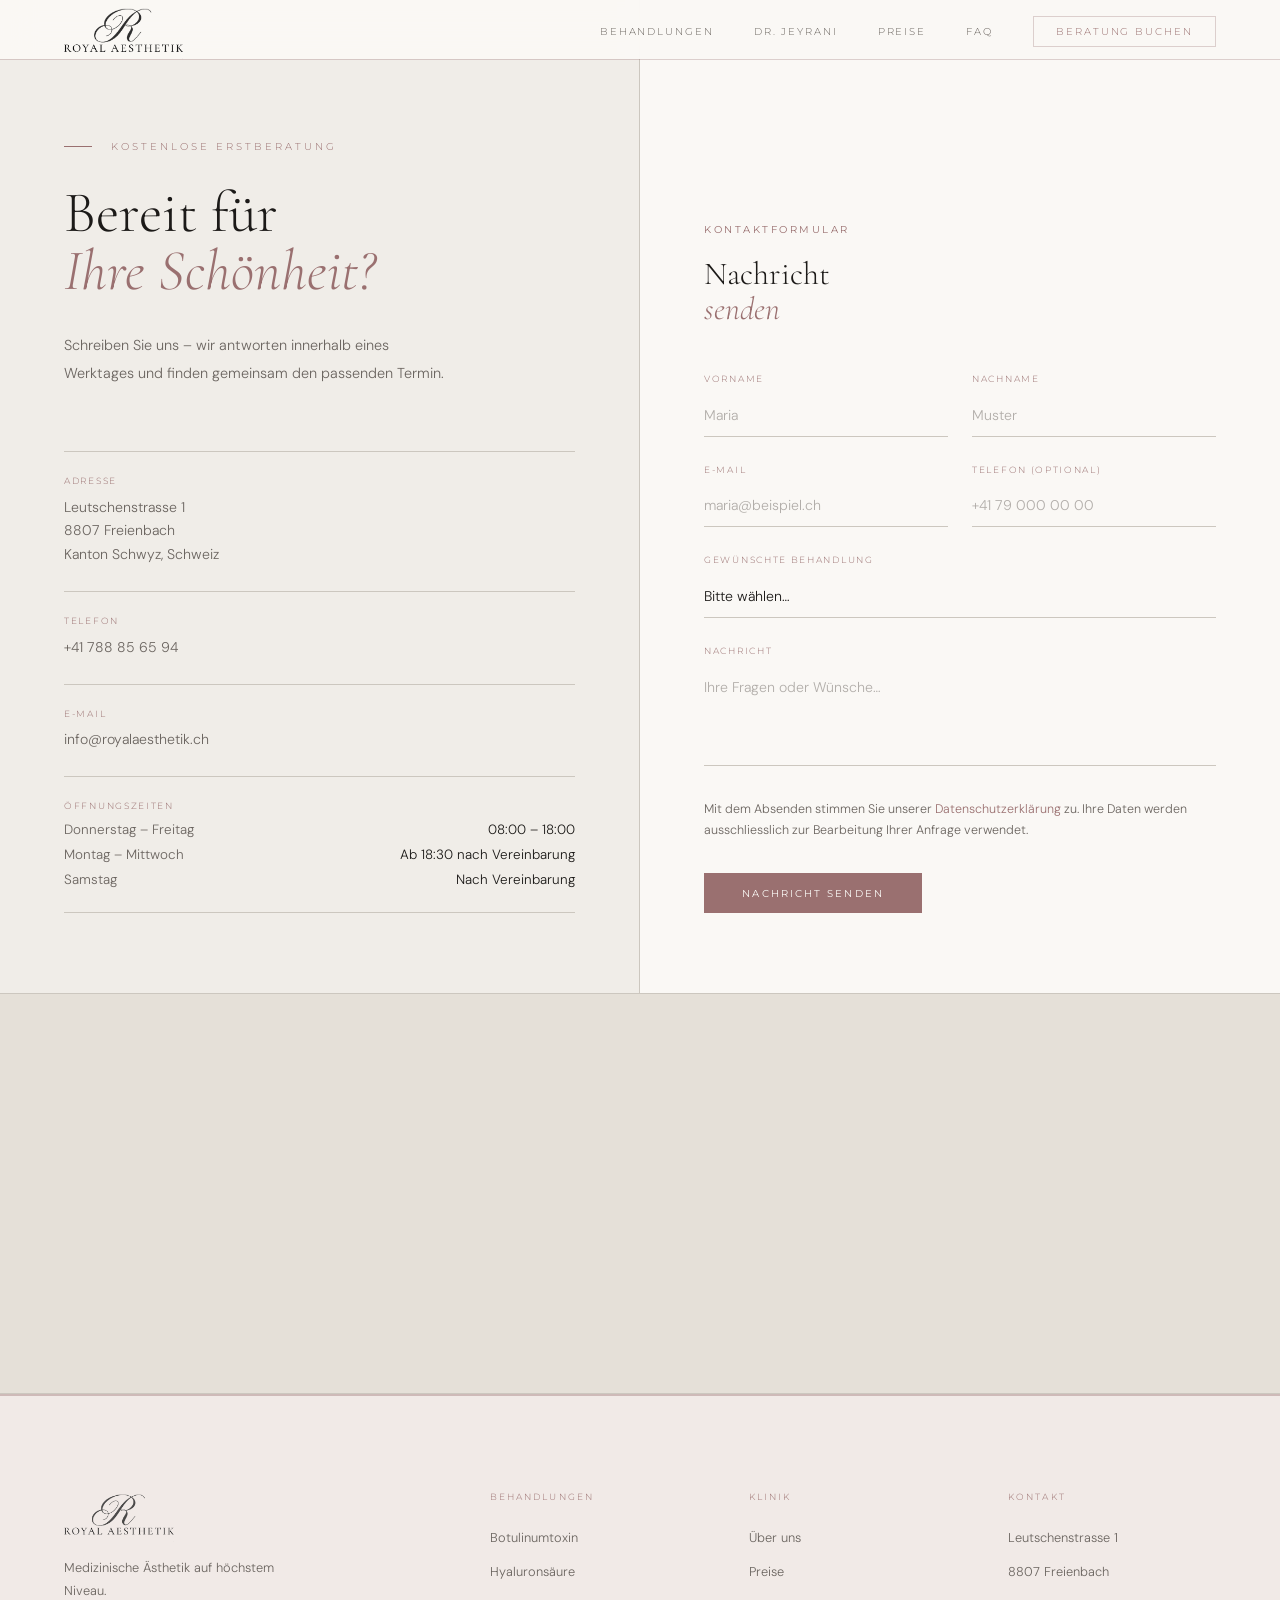
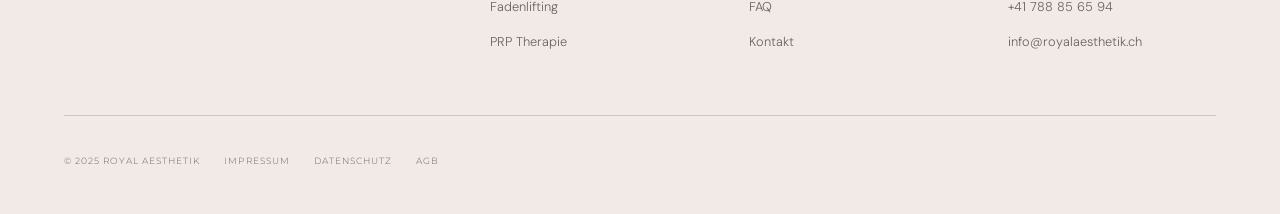
<file: kontakt.html>
﻿<!DOCTYPE html>
<html lang="de">
<head>
<meta charset="UTF-8">
<meta name="viewport" content="width=device-width, initial-scale=1.0">
<link rel="icon" href="favicon.ico" sizes="any">
<link rel="apple-touch-icon" href="apple-touch-icon.png">
<title>Kontakt &amp; Termin — Royal Aesthetik Freienbach SZ</title>
<meta name="description" content="Royal Aesthetik, Leutschenstrasse 1, 8807 Freienbach SZ. Telefon +41 788 85 65 94. Do–Fr 08:00–18:00, Mo–Mi und Sa nach Vereinbarung.">
<link rel="canonical" href="https://royalaesthetik.ch/kontakt.html">
<meta property="og:type" content="website">
<meta property="og:site_name" content="Royal Aesthetik">
<meta property="og:locale" content="de_CH">
<meta property="og:title" content="Kontakt &amp; Termin — Royal Aesthetik Freienbach SZ">
<meta property="og:description" content="Royal Aesthetik, Leutschenstrasse 1, 8807 Freienbach SZ. Telefon +41 788 85 65 94. Do–Fr 08:00–18:00, Mo–Mi und Sa nach Vereinbarung.">
<meta property="og:url" content="https://royalaesthetik.ch/kontakt.html">
<meta property="og:image" content="https://royalaesthetik.ch/og-image.jpg">
<meta property="og:image:width" content="1200">
<meta property="og:image:height" content="630">
<meta name="twitter:card" content="summary_large_image">
<link rel="preconnect" href="https://fonts.googleapis.com">
<link rel="preconnect" href="https://fonts.gstatic.com" crossorigin>
<link href="https://fonts.googleapis.com/css2?family=Cormorant+Garamond:ital,wght@0,200;0,300;0,400;1,200;1,300;1,400&family=DM+Sans:wght@300;400;500&family=Montserrat:wght@300;400;500&display=swap" rel="stylesheet">
<style>
*,*::before,*::after{box-sizing:border-box;margin:0;padding:0}
:root{--bg:#FAF8F5;--bg-2:#F0EDE8;--bg-3:#E5E0D8;--ivory:#1C1A18;--ivory-dim:#6B6560;--ivory-dark:#CCC7BF;--gold:#B8925A;--gold-dim:rgba(154,112,112,.15);--font-display:'Cormorant Garamond',Georgia,serif;--font-body:'DM Sans',system-ui,sans-serif;--font-label:'Montserrat',sans-serif;--ease:cubic-bezier(0.25,0.1,0.25,1);--rose:#9A7070;--rose-dim:rgba(154,112,112,.3);--rose-pale:rgba(154,112,112,.12);--white:#FFFFFF}
html{scroll-behavior:smooth;font-size:16px}
body{background:var(--bg);color:var(--ivory);font-family:var(--font-body);font-weight:300;-webkit-font-smoothing:antialiased;overflow-x:hidden}
.label{font-family:var(--font-label);font-size:10px;letter-spacing:.25em;text-transform:uppercase;color:var(--rose);font-weight:400}
.r{opacity:0;transform:translateY(24px);transition:opacity 1s var(--ease),transform 1s var(--ease)}.r.on{opacity:1;transform:none}
.rl{opacity:0;transform:translateX(-28px);transition:opacity 1s var(--ease),transform 1s var(--ease)}.rl.on{opacity:1;transform:none}
.rr{opacity:0;transform:translateX(28px);transition:opacity 1s var(--ease),transform 1s var(--ease)}.rr.on{opacity:1;transform:none}
.d1{transition-delay:.1s}.d2{transition-delay:.2s}.d3{transition-delay:.35s}
nav{position:fixed;top:0;left:0;right:0;z-index:200;height:60px;padding:0 5vw;display:flex;align-items:center;justify-content:space-between;border-bottom:1px solid var(--rose-dim);overflow:visible}
nav::before{content:'';position:absolute;inset:0;background:rgba(250,248,245,.96);backdrop-filter:blur(16px);z-index:-1}
.nav-logo{display:flex;align-items:center;text-decoration:none;padding-top:1px}
.nav-logo img{height:56px;width:auto;display:block;transform:translateY(4px)}
.nav-links{display:flex;gap:2.5rem;list-style:none;align-items:center}
.nav-links a{font-family:var(--font-label);font-size:9.5px;letter-spacing:.2em;text-transform:uppercase;color:var(--ivory-dim);text-decoration:none;transition:color .3s}
.nav-links a:hover,.nav-links a.active{color:var(--ivory)}
.nav-cta{background:transparent!important;border:1px solid var(--rose-dim);color:var(--rose)!important;padding:.55rem 1.4rem;transition:background .3s!important,border-color .3s!important,color .3s!important}
.nav-cta:hover{background:var(--rose)!important;border-color:var(--rose)!important;color:var(--white)!important}
.hamburger{display:none;flex-direction:column;gap:5px;cursor:pointer;background:none;border:none;padding:4px}
.hamburger span{display:block;width:20px;height:1px;background:var(--ivory)}
footer{background:rgba(154,112,112,.1);padding:6rem 5vw 3rem;border-top:2px solid rgba(154,112,112,.4)}
.footer-top{display:grid;grid-template-columns:1.8fr 1fr 1fr 1fr;gap:4vw;padding-bottom:4rem;border-bottom:1px solid var(--ivory-dark)}
.footer-logo{height:52px;width:auto;display:block;opacity:.85}
.footer-tagline{font-size:.8rem;color:var(--ivory-dim);margin-top:.75rem;line-height:1.8;max-width:240px}
.footer-col-title{font-family:var(--font-label);font-size:8.5px;letter-spacing:.25em;text-transform:uppercase;color:var(--rose);margin-bottom:1.5rem}
.footer-links{list-style:none;display:flex;flex-direction:column;gap:.85rem}
.footer-links a{font-size:.8rem;color:var(--ivory-dim);text-decoration:none;transition:color .3s}
.footer-links a:hover{color:var(--ivory)}
.footer-bottom{display:flex;justify-content:space-between;align-items:center;padding-top:2.5rem}
.footer-legal{font-family:var(--font-label);font-size:8.5px;letter-spacing:.12em;text-transform:uppercase;color:var(--ivory-dim)}
.footer-legal a{color:var(--ivory-dim);text-decoration:none;margin-left:1.5rem;transition:color .3s}
.footer-legal a:hover{color:var(--ivory)}

/* CONTACT HERO */
.contact-hero{min-height:100svh;display:grid;grid-template-columns:1fr 1fr;border-bottom:1px solid var(--ivory-dark)}

/* LEFT – INFO */
.contact-info{padding:140px 5vw 80px;background:var(--bg-2);display:flex;flex-direction:column;justify-content:flex-end;border-right:1px solid var(--ivory-dark)}
.contact-eyebrow{font-family:var(--font-label);font-size:10px;letter-spacing:.3em;text-transform:uppercase;color:var(--rose);margin-bottom:2rem;display:flex;align-items:center;gap:1.2rem}
.contact-eyebrow::before{content:'';display:block;width:28px;height:1px;background:var(--rose)}
.contact-title{font-family:var(--font-display);font-size:clamp(2.8rem,4.5vw,5.5rem);font-weight:200;line-height:1;color:var(--ivory)}
.contact-title em{font-style:italic;color:var(--rose);display:block}
.contact-tagline{font-size:.9rem;line-height:1.9;color:var(--ivory-dim);margin-top:2rem;max-width:380px}
.contact-details{margin-top:4rem;border-top:1px solid var(--ivory-dark)}
.contact-detail{padding:1.5rem 0;border-bottom:1px solid var(--ivory-dark)}
.contact-detail-label{font-family:var(--font-label);font-size:8.5px;letter-spacing:.2em;text-transform:uppercase;color:var(--rose);margin-bottom:.6rem}
.contact-detail-value{font-size:.88rem;color:var(--ivory-dim);line-height:1.7}
.contact-detail-value a{color:var(--ivory-dim);text-decoration:none;transition:color .3s}
.contact-detail-value a:hover{color:var(--rose)}
.hours-grid{display:grid;grid-template-columns:1fr 1fr;gap:.5rem .75rem}
.hours-day{font-size:.84rem;color:var(--ivory-dim)}
.hours-time{font-size:.84rem;color:var(--ivory);text-align:right}

/* RIGHT – FORM */
.contact-form-wrap{padding:140px 5vw 80px;display:flex;flex-direction:column;justify-content:flex-end}
.form-title{font-family:var(--font-display);font-size:clamp(1.8rem,2.5vw,2.8rem);font-weight:200;color:var(--ivory);margin-bottom:3rem;line-height:1.1}
.form-title em{font-style:italic;color:var(--rose)}
.form-group{margin-bottom:1.75rem}
.form-group--half{display:grid;grid-template-columns:1fr 1fr;gap:1.5rem}
.form-label{font-family:var(--font-label);font-size:8.5px;letter-spacing:.2em;text-transform:uppercase;color:var(--rose);display:block;margin-bottom:.6rem}
.form-input,.form-select,.form-textarea{width:100%;background:transparent;border:none;border-bottom:1px solid var(--ivory-dark);padding:.75rem 0;font-family:var(--font-body);font-size:.88rem;color:var(--ivory);font-weight:300;outline:none;transition:border-color .3s;-webkit-appearance:none}
.form-input::placeholder,.form-textarea::placeholder{color:var(--ivory-dim);opacity:.5}
.form-input:focus,.form-select:focus,.form-textarea:focus{border-bottom-color:var(--rose)}
.form-select{cursor:pointer;background:var(--bg)}
.form-select option{background:var(--bg-2)}
.form-textarea{resize:none;min-height:100px}
.form-privacy{font-size:.78rem;color:var(--ivory-dim);line-height:1.7;margin-bottom:2rem}
.form-privacy a{color:var(--rose);text-decoration:none}
.btn-submit{font-family:var(--font-label);font-size:9.5px;letter-spacing:.22em;text-transform:uppercase;background:var(--rose);color:var(--bg);padding:.9rem 2.4rem;border:none;cursor:pointer;transition:background .3s,transform .3s;font-weight:400}
.btn-submit:hover{background:var(--ivory);transform:translateY(-2px)}
.form-success{display:none;padding:2rem;border:1px solid var(--gold-dim);background:rgba(154,112,112,.1);text-align:center}
.form-success.show{display:block}
.form-success-title{font-family:var(--font-display);font-size:1.5rem;font-weight:300;color:var(--ivory);margin-bottom:.75rem}
.form-success-text{font-size:.87rem;color:var(--ivory-dim);line-height:1.8}

/* BOOKING SECTION */
.booking-section{padding:5rem 5vw;background:var(--bg-2);border-bottom:1px solid var(--ivory-dark)}
.booking-inner{max-width:780px;margin:0 auto;text-align:center}
.booking-eyebrow{font-family:var(--font-label);font-size:10px;letter-spacing:.3em;text-transform:uppercase;color:var(--rose);margin-bottom:1.5rem}
.booking-title{font-family:var(--font-display);font-size:clamp(2.2rem,3.5vw,3.8rem);font-weight:200;color:var(--ivory);line-height:1.05;margin-bottom:1.25rem}
.booking-title em{font-style:italic;color:var(--rose)}
.booking-desc{font-size:.9rem;color:var(--ivory-dim);line-height:1.9;max-width:520px;margin:0 auto 3rem}
.booking-btn{display:inline-block;font-family:var(--font-label);font-size:10px;letter-spacing:.25em;text-transform:uppercase;background:var(--rose);color:var(--bg);padding:1.1rem 3rem;text-decoration:none;transition:background .3s,transform .3s;font-weight:400}
.booking-btn:hover{background:var(--ivory);transform:translateY(-2px)}
.booking-note{margin-top:2rem;font-size:.78rem;color:var(--ivory-dim);opacity:.6}
.booking-features{display:flex;justify-content:center;gap:3rem;margin-bottom:3rem;flex-wrap:wrap}
.booking-feature{display:flex;align-items:center;gap:.6rem;font-size:.82rem;color:var(--ivory-dim)}
.booking-feature svg{flex-shrink:0;color:var(--rose)}

/* MAP STRIP */
.map-strip{height:400px;background:var(--bg-3);position:relative;border-bottom:1px solid var(--ivory-dark);overflow:hidden}
.map-placeholder{width:100%;height:100%;background:linear-gradient(160deg,#1c1814,#0e0c0a);display:flex;align-items:center;justify-content:center;flex-direction:column;gap:1rem}
.map-label{font-family:var(--font-label);font-size:9px;letter-spacing:.25em;text-transform:uppercase;color:var(--rose)}
.map-address{font-family:var(--font-display);font-size:1.5rem;font-weight:300;color:var(--ivory)}
.map-grid-overlay{position:absolute;inset:0;background-image:linear-gradient(rgba(154,112,112,.15) 1px,transparent 1px),linear-gradient(90deg,rgba(154,112,112,.15) 1px,transparent 1px);background-size:60px 60px}

@media(max-width:900px){
  .contact-hero{grid-template-columns:1fr;min-height:auto}
  .contact-info{border-right:none;border-bottom:1px solid var(--ivory-dark)}
  .form-group--half{grid-template-columns:1fr}
}
@media(max-width:768px){
  nav{height:56px}.nav-logo{align-self:center;padding-top:0}.nav-logo img{height:44px;transform:none}.nav-links{display:none}.hamburger{display:flex}
  .footer-top{grid-template-columns:1fr 1fr;gap:3rem}
  .footer-bottom{flex-direction:column;gap:1rem;text-align:center}
}
@media(max-width:500px){.footer-top{grid-template-columns:1fr}}
</style>
</head>
<body>
<nav id="nav" class="scrolled">
  <a href="index.html" class="nav-logo"><img src="bilder/logo/logo.svg" alt="Royal Aesthetik"></a>
  <ul class="nav-links">
    <li><a href="behandlungen.html">Behandlungen</a></li>
    <li><a href="uber-uns.html">Dr. Jeyrani</a></li>
    <li><a href="preise.html">Preise</a></li>
    <li><a href="faq.html">FAQ</a></li>
    <li><a href="kontakt.html" class="nav-cta">Beratung buchen</a></li>
  </ul>
  <button class="hamburger" aria-label="Menü"><span></span><span></span><span></span></button>
</nav>

<div class="contact-hero">
  <div class="contact-info">
    <div class="contact-eyebrow rl">Kostenlose Erstberatung</div>
    <h1 class="contact-title rl d1">Bereit für<br><em>Ihre Schönheit?</em></h1>
    <p class="contact-tagline rl d2">Schreiben Sie uns – wir antworten innerhalb eines Werktages und finden gemeinsam den passenden Termin.</p>
    <div class="contact-details rl d3">
      <div class="contact-detail">
        <p class="contact-detail-label">Adresse</p>
        <p class="contact-detail-value">Leutschenstrasse 1<br>8807 Freienbach<br>Kanton Schwyz, Schweiz</p>
      </div>
      <div class="contact-detail">
        <p class="contact-detail-label">Telefon</p>
        <p class="contact-detail-value"><a href="tel:+41788856594">+41 788 85 65 94</a></p>
      </div>
      <div class="contact-detail">
        <p class="contact-detail-label">E-Mail</p>
        <p class="contact-detail-value"><a href="mailto:info@royalaesthetik.ch">info@royalaesthetik.ch</a></p>
      </div>
      <div class="contact-detail">
        <p class="contact-detail-label">Öffnungszeiten</p>
        <div class="hours-grid">
          <span class="hours-day">Donnerstag – Freitag</span><span class="hours-time">08:00 – 18:00</span>
          <span class="hours-day">Montag – Mittwoch</span><span class="hours-time">Ab 18:30 nach Vereinbarung</span>
          <span class="hours-day">Samstag</span><span class="hours-time">Nach Vereinbarung</span>
        </div>
      </div>
    </div>
  </div>

  <div class="contact-form-wrap rr">
    <p class="label" style="margin-bottom:1.25rem">Kontaktformular</p>
    <h2 class="form-title">Nachricht<br><em>senden</em></h2>

    <div class="form-success" id="form-success">
      <p class="form-success-title">Vielen Dank</p>
      <p class="form-success-text">Ihre Nachricht ist bei uns eingegangen. Wir melden uns innerhalb eines Werktages.</p>
    </div>

    <form id="contact-form" novalidate>
      <div class="form-group form-group--half">
        <div>
          <label class="form-label" for="vorname">Vorname</label>
          <input class="form-input" type="text" id="vorname" name="vorname" placeholder="Maria" required>
        </div>
        <div>
          <label class="form-label" for="nachname">Nachname</label>
          <input class="form-input" type="text" id="nachname" name="nachname" placeholder="Muster" required>
        </div>
      </div>
      <div class="form-group form-group--half">
        <div>
          <label class="form-label" for="email">E-Mail</label>
          <input class="form-input" type="email" id="email" name="email" placeholder="maria@beispiel.ch" required>
        </div>
        <div>
          <label class="form-label" for="telefon">Telefon (optional)</label>
          <input class="form-input" type="tel" id="telefon" name="telefon" placeholder="+41 79 000 00 00">
        </div>
      </div>
      <div class="form-group">
        <label class="form-label" for="behandlung">Gewünschte Behandlung</label>
        <select class="form-select" id="behandlung" name="behandlung">
          <option value="">Bitte wählen…</option>
          <option>Endolift Eufoton</option>
          <option>Botulinumtoxin</option>
          <option>Hyaluronsäure</option>
          <option>Fadenlifting</option>
          <option>PRP Therapie</option>
          <option>Biostimulatoren / Skinbooster</option>
          <option>Exosomen &amp; Microneedling</option>
          <option>Erstberatung (allgemein)</option>
        </select>
      </div>
      <div class="form-group">
        <label class="form-label" for="nachricht">Nachricht</label>
        <textarea class="form-textarea" id="nachricht" name="nachricht" rows="4" placeholder="Ihre Fragen oder Wünsche…"></textarea>
      </div>
      <p class="form-privacy">Mit dem Absenden stimmen Sie unserer <a href="datenschutz.html">Datenschutzerklärung</a> zu. Ihre Daten werden ausschliesslich zur Bearbeitung Ihrer Anfrage verwendet.</p>
      <button type="submit" class="btn-submit" id="submit-btn">Nachricht senden</button>
    </form>
  </div>
</div>


<div class="map-strip">
  <iframe
    src="https://maps.google.com/maps?q=Leutschenstrasse+1,+8807+Freienbach,+Schweiz&output=embed&hl=de&z=15"
    width="100%" height="100%" style="border:0;display:block;filter:grayscale(30%) contrast(1.05)" allowfullscreen="" loading="lazy" referrerpolicy="no-referrer-when-downgrade">
  </iframe>
</div>

<footer>
  <div class="footer-top">
    <div><img src="bilder/logo/logo.svg" alt="Royal Aesthetik" class="footer-logo"><p class="footer-tagline">Medizinische Ästhetik auf höchstem Niveau.</p></div>
    <div><p class="footer-col-title">Behandlungen</p><ul class="footer-links"><li><a href="behandlungen.html">Botulinumtoxin</a></li><li><a href="behandlungen.html">Hyaluronsäure</a></li><li><a href="behandlungen.html">Fadenlifting</a></li><li><a href="behandlungen.html">PRP Therapie</a></li></ul></div>
    <div><p class="footer-col-title">Klinik</p><ul class="footer-links"><li><a href="uber-uns.html">Über uns</a></li><li><a href="preise.html">Preise</a></li><li><a href="faq.html">FAQ</a></li><li><a href="kontakt.html">Kontakt</a></li></ul></div>
    <div><p class="footer-col-title">Kontakt</p><ul class="footer-links"><li><a href="#">Leutschenstrasse 1</a></li><li><a href="#">8807 Freienbach</a></li><li><a href="tel:+41788856594">+41 788 85 65 94</a></li><li><a href="mailto:info@royalaesthetik.ch">info@royalaesthetik.ch</a></li></ul></div>
  </div>
  <div class="footer-bottom">
    <div class="footer-legal"><span>© 2025 Royal Aesthetik</span><a href="impressum.html">Impressum</a><a href="datenschutz.html">Datenschutz</a><a href="agb.html">AGB</a></div>
  </div>
</footer>
<script>
const nav=document.getElementById('nav');
window.addEventListener('scroll',()=>nav.classList.toggle('scrolled',window.scrollY>40),{passive:true});
const obs=new IntersectionObserver(entries=>{entries.forEach(e=>{if(e.isIntersecting){e.target.classList.add('on');obs.unobserve(e.target);}});},{threshold:0.08});
document.querySelectorAll('.r,.rl,.rr').forEach(el=>obs.observe(el));
document.querySelector('.hamburger').addEventListener('click',function(){const l=document.querySelector('.nav-links');const open=l.style.display==='flex';l.style.cssText=open?'':'display:flex;flex-direction:column;position:fixed;top:64px;left:0;right:0;background:rgba(250,248,245,.98);padding:2rem 5vw;gap:1.5rem;border-bottom:1px solid rgba(154,112,112,.3);box-shadow:0 8px 24px rgba(28,26,24,.08)';});
const form=document.getElementById('contact-form');
const success=document.getElementById('form-success');
const btn=document.getElementById('submit-btn');
form.addEventListener('submit',async function(e){
  e.preventDefault();
  btn.textContent='Wird gesendet…';
  btn.disabled=true;
  const data=new FormData(form);
  try{
    const res=await fetch('https://formspree.io/f/mnjykbrl',{method:'POST',body:data,headers:{'Accept':'application/json'}});
    if(res.ok){
      form.style.display='none';
      success.classList.add('show');
    } else {
      btn.textContent='Fehler – erneut versuchen';
      btn.disabled=false;
    }
  } catch(err){
    btn.textContent='Fehler – erneut versuchen';
    btn.disabled=false;
  }
});
</script>
</body>
</html>
</file>
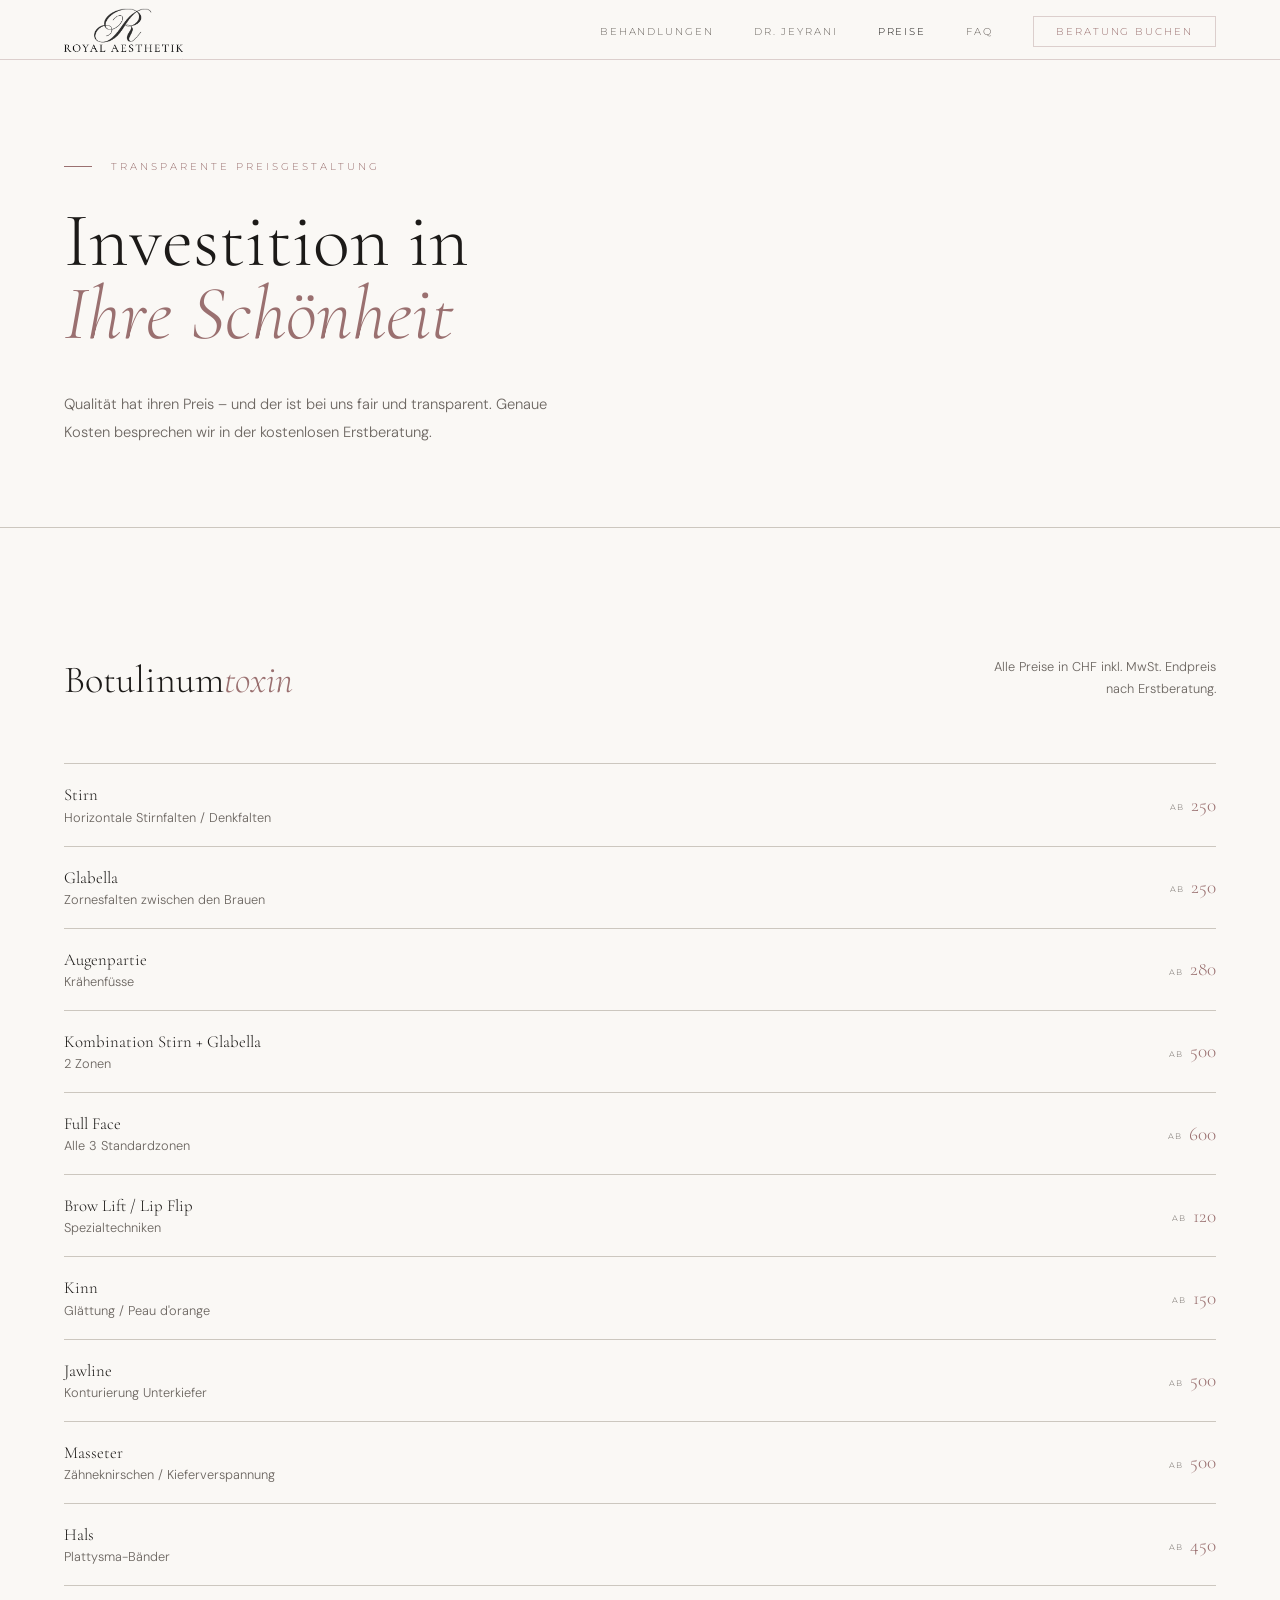
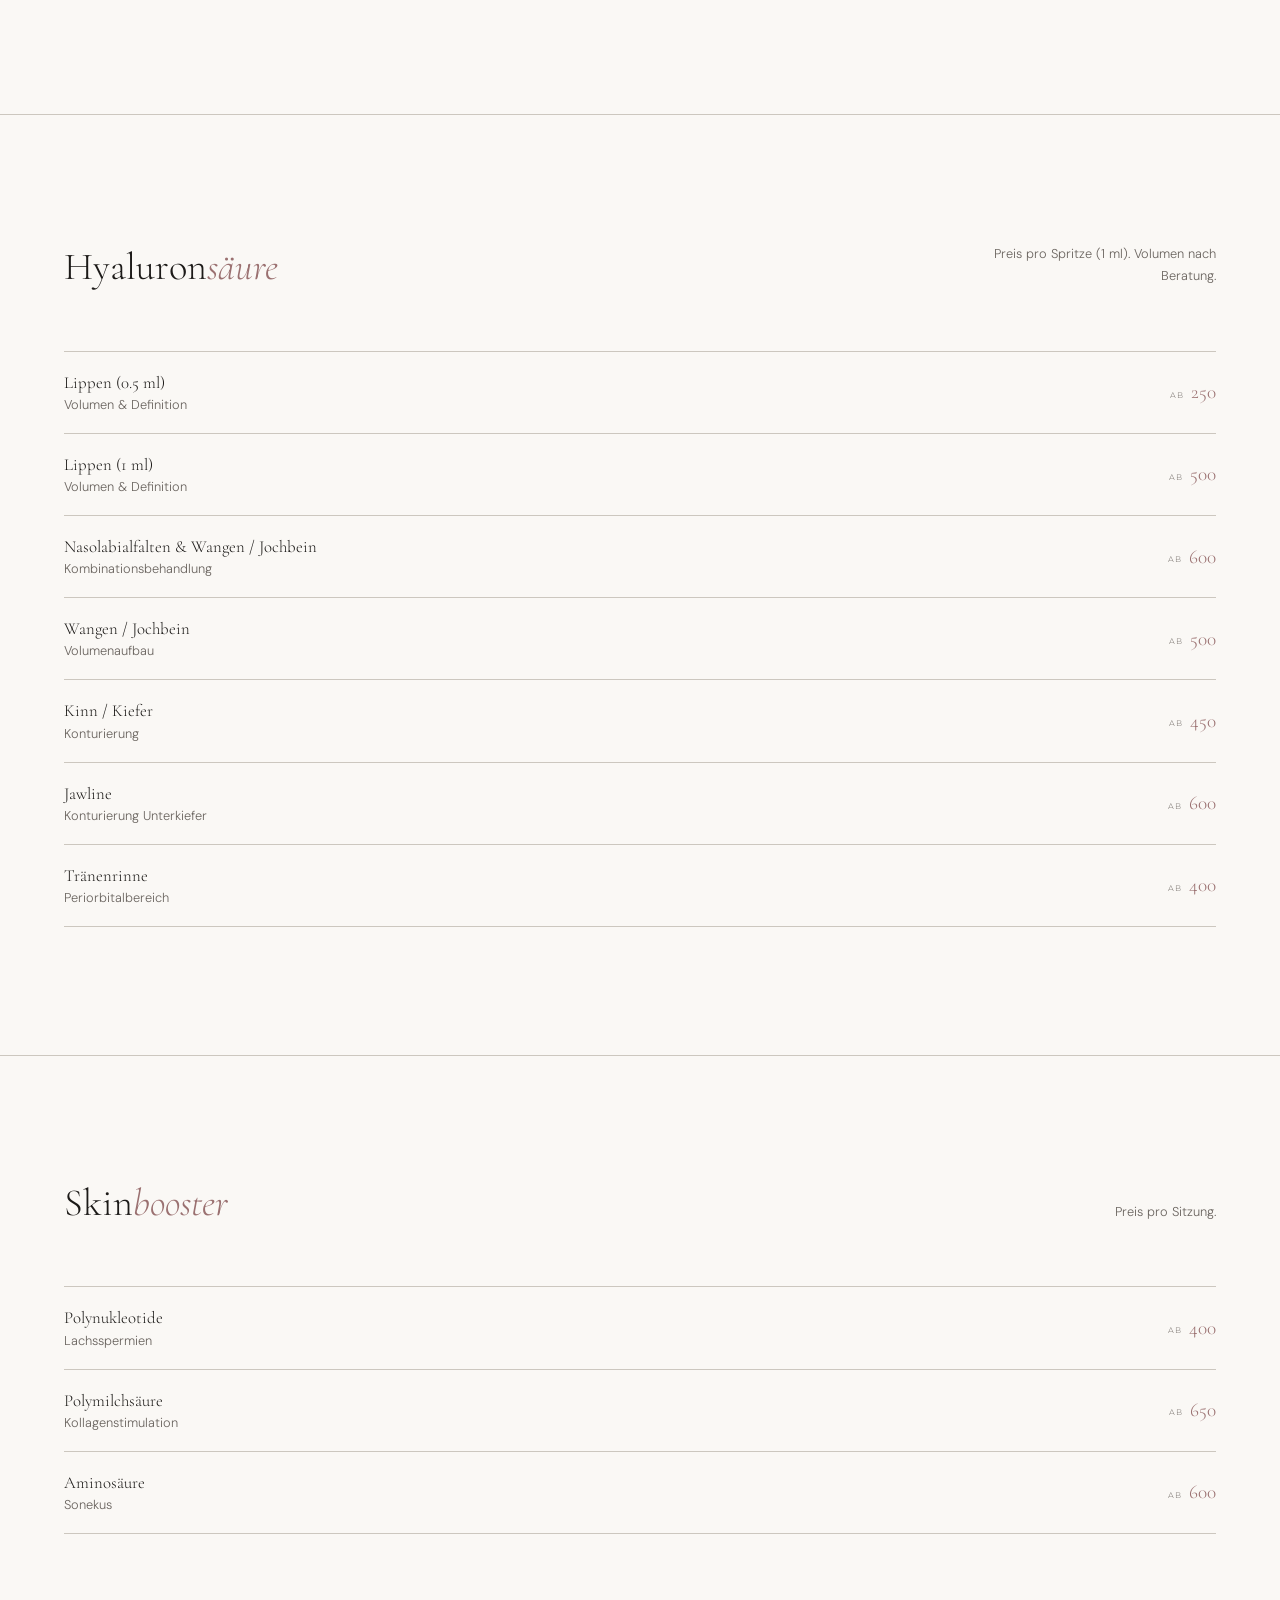
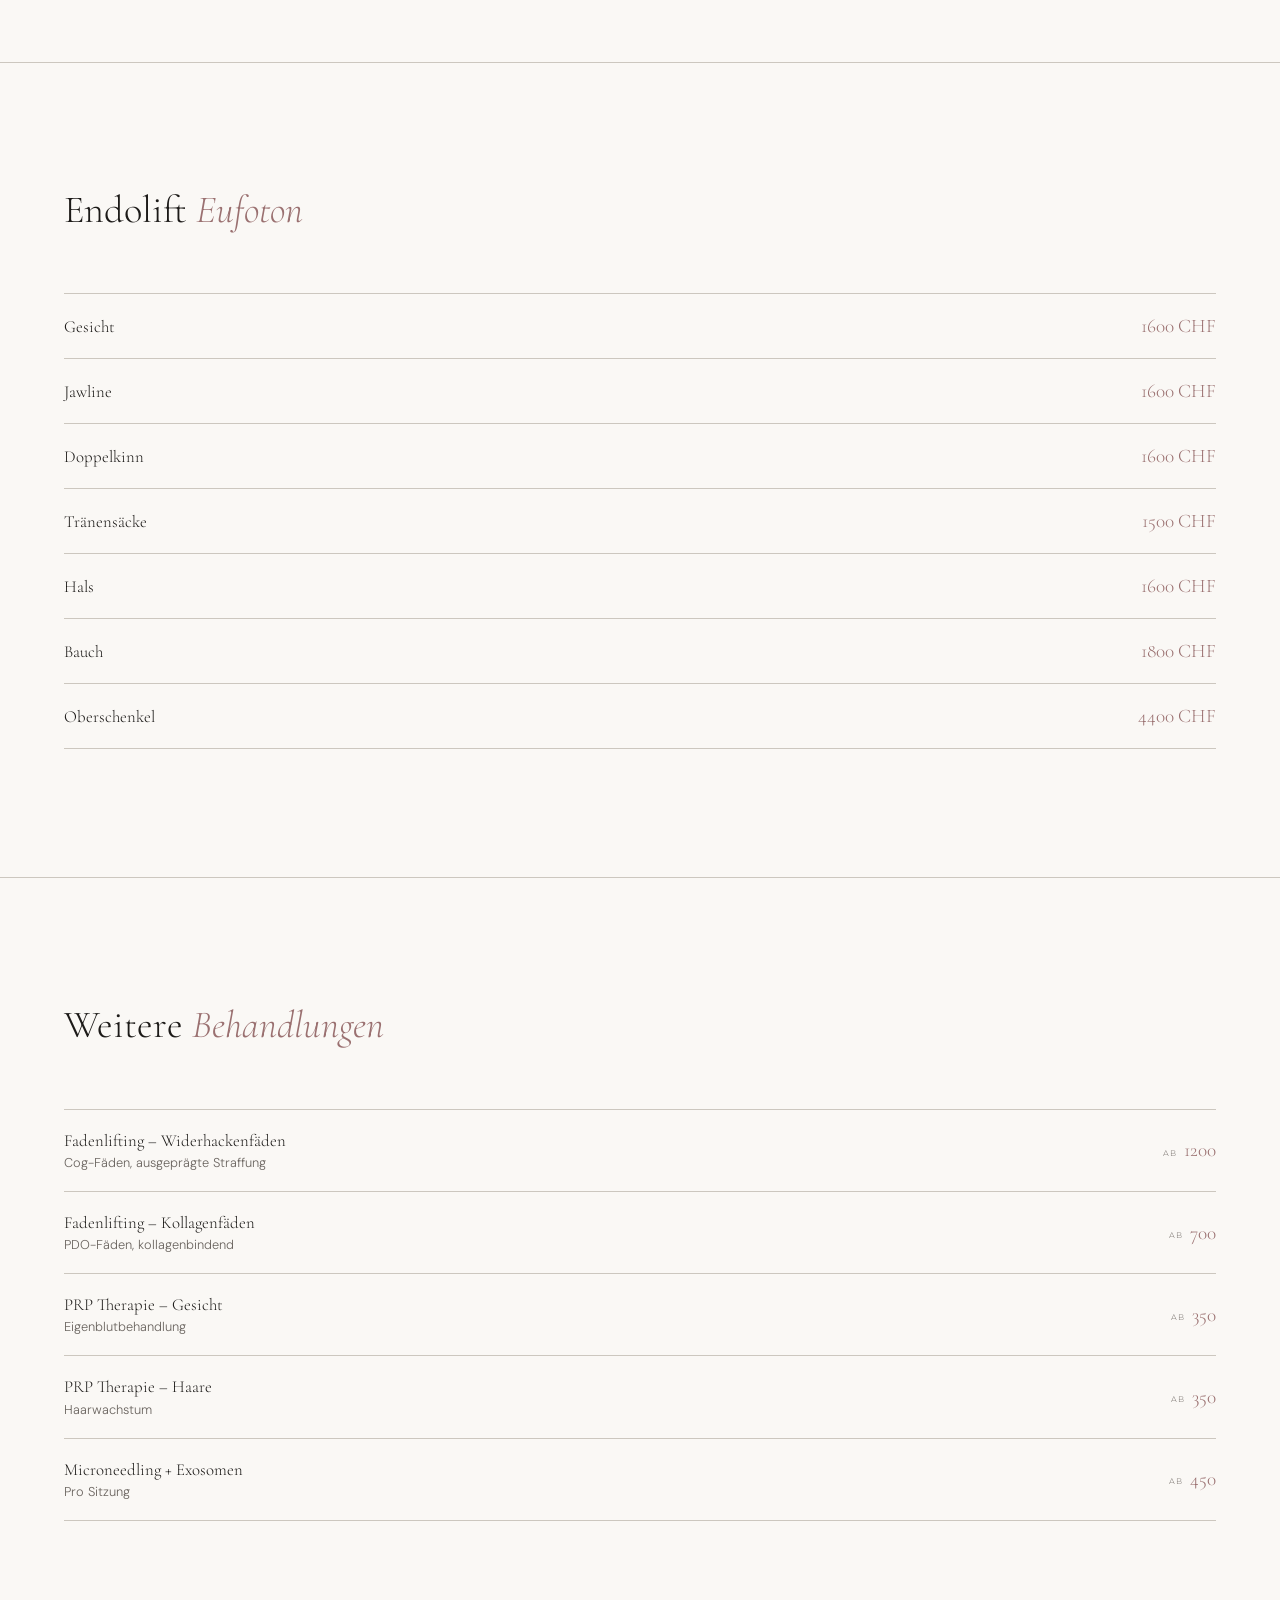
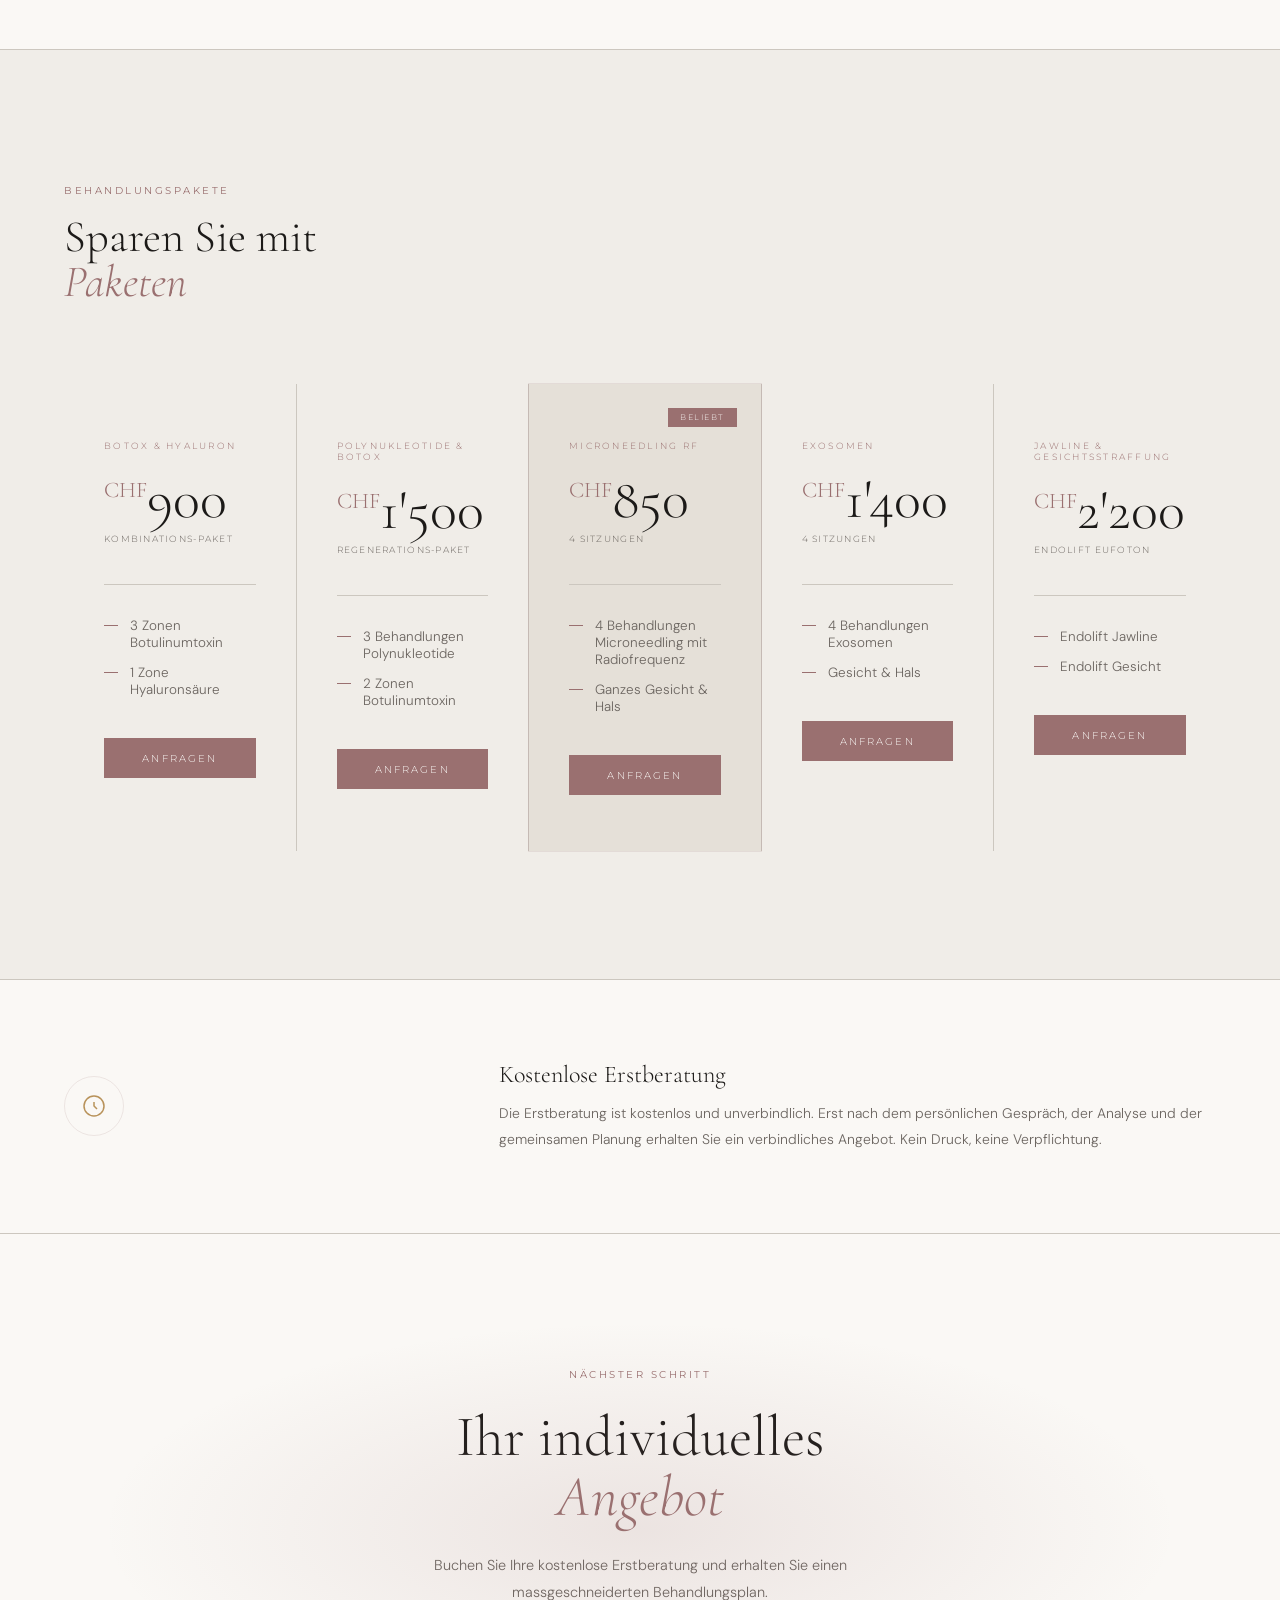
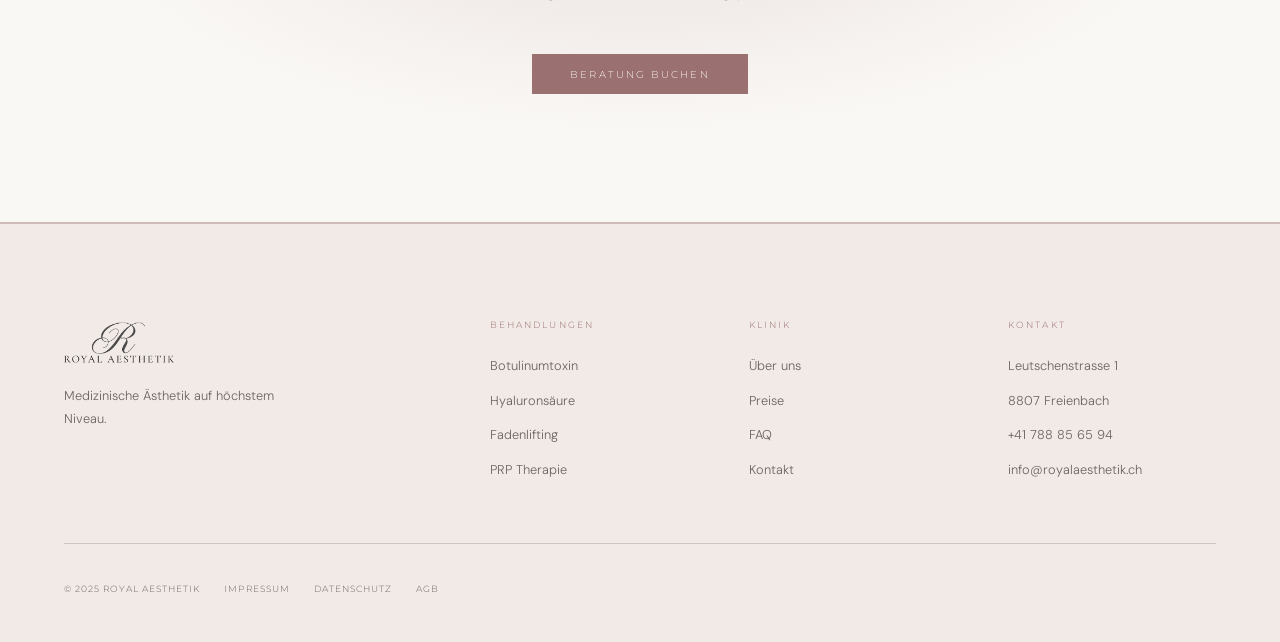
<file: preise.html>
﻿<!DOCTYPE html>
<html lang="de">
<head>
<meta charset="UTF-8">
<meta name="viewport" content="width=device-width, initial-scale=1.0">
<link rel="icon" href="favicon.ico" sizes="any">
<link rel="apple-touch-icon" href="apple-touch-icon.png">
<title>Preise — Botox, Hyaluron &amp; Fadenlifting | Royal Aesthetik</title>
<meta name="description" content="Transparente Preise für Botulinumtoxin, Hyaluronsäure, Fadenlifting und PRP-Therapie bei Royal Aesthetik in Freienbach, Kanton Schwyz.">
<link rel="canonical" href="https://royalaesthetik.ch/preise.html">
<meta property="og:type" content="website">
<meta property="og:site_name" content="Royal Aesthetik">
<meta property="og:locale" content="de_CH">
<meta property="og:title" content="Preise — Botox, Hyaluron &amp; Fadenlifting | Royal Aesthetik">
<meta property="og:description" content="Transparente Preise für Botulinumtoxin, Hyaluronsäure, Fadenlifting und PRP-Therapie bei Royal Aesthetik in Freienbach, Kanton Schwyz.">
<meta property="og:url" content="https://royalaesthetik.ch/preise.html">
<meta property="og:image" content="https://royalaesthetik.ch/og-image.jpg">
<meta property="og:image:width" content="1200">
<meta property="og:image:height" content="630">
<meta name="twitter:card" content="summary_large_image">
<link rel="preconnect" href="https://fonts.googleapis.com">
<link rel="preconnect" href="https://fonts.gstatic.com" crossorigin>
<link href="https://fonts.googleapis.com/css2?family=Cormorant+Garamond:ital,wght@0,200;0,300;0,400;1,200;1,300;1,400&family=DM+Sans:wght@300;400;500&family=Montserrat:wght@300;400;500&display=swap" rel="stylesheet">
<style>
*,*::before,*::after{box-sizing:border-box;margin:0;padding:0}
:root{--bg:#FAF8F5;--bg-2:#F0EDE8;--bg-3:#E5E0D8;--ivory:#1C1A18;--ivory-dim:#6B6560;--ivory-dark:#CCC7BF;--gold:#B8925A;--gold-dim:rgba(154,112,112,.15);--font-display:'Cormorant Garamond',Georgia,serif;--font-body:'DM Sans',system-ui,sans-serif;--font-label:'Montserrat',sans-serif;--ease:cubic-bezier(0.25,0.1,0.25,1);--rose:#9A7070;--rose-dim:rgba(154,112,112,.3);--rose-pale:rgba(154,112,112,.12);--white:#FFFFFF}
html{scroll-behavior:smooth;font-size:16px}
body{background:var(--bg);color:var(--ivory);font-family:var(--font-body);font-weight:300;-webkit-font-smoothing:antialiased;overflow-x:hidden}
.label{font-family:var(--font-label);font-size:10px;letter-spacing:.25em;text-transform:uppercase;color:var(--rose);font-weight:400}
.r{opacity:0;transform:translateY(24px);transition:opacity 1s var(--ease),transform 1s var(--ease)}.r.on{opacity:1;transform:none}
.d1{transition-delay:.1s}.d2{transition-delay:.2s}.d3{transition-delay:.35s}.d4{transition-delay:.5s}
nav{position:fixed;top:0;left:0;right:0;z-index:200;height:60px;padding:0 5vw;display:flex;align-items:center;justify-content:space-between;border-bottom:1px solid var(--rose-dim);overflow:visible}
nav::before{content:'';position:absolute;inset:0;background:rgba(250,248,245,.96);backdrop-filter:blur(16px);z-index:-1}
.nav-logo{display:flex;align-items:center;text-decoration:none;padding-top:1px}
.nav-logo img{height:56px;width:auto;display:block;transform:translateY(4px)}
.nav-links{display:flex;gap:2.5rem;list-style:none;align-items:center}
.nav-links a{font-family:var(--font-label);font-size:9.5px;letter-spacing:.2em;text-transform:uppercase;color:var(--ivory-dim);text-decoration:none;transition:color .3s}
.nav-links a:hover,.nav-links a.active{color:var(--ivory)}
.nav-cta{background:transparent!important;border:1px solid var(--rose-dim);color:var(--rose)!important;padding:.55rem 1.4rem;transition:background .3s!important,border-color .3s!important,color .3s!important}
.nav-cta:hover{background:var(--rose)!important;border-color:var(--rose)!important;color:var(--white)!important}
.hamburger{display:none;flex-direction:column;gap:5px;cursor:pointer;background:none;border:none;padding:4px}
.hamburger span{display:block;width:20px;height:1px;background:var(--ivory)}
.btn-dark{font-family:var(--font-label);font-size:9.5px;letter-spacing:.22em;text-transform:uppercase;background:var(--rose);color:var(--bg);padding:.9rem 2.4rem;text-decoration:none;display:inline-block;transition:background .3s,transform .3s}
.btn-dark:hover{background:var(--ivory);transform:translateY(-2px)}
footer{background:rgba(154,112,112,.1);padding:6rem 5vw 3rem;border-top:2px solid rgba(154,112,112,.4)}
.footer-top{display:grid;grid-template-columns:1.8fr 1fr 1fr 1fr;gap:4vw;padding-bottom:4rem;border-bottom:1px solid var(--ivory-dark)}
.footer-logo{height:52px;width:auto;display:block;opacity:.85}
.footer-tagline{font-size:.8rem;color:var(--ivory-dim);margin-top:.75rem;line-height:1.8;max-width:240px}
.footer-col-title{font-family:var(--font-label);font-size:8.5px;letter-spacing:.25em;text-transform:uppercase;color:var(--rose);margin-bottom:1.5rem}
.footer-links{list-style:none;display:flex;flex-direction:column;gap:.85rem}
.footer-links a{font-size:.8rem;color:var(--ivory-dim);text-decoration:none;transition:color .3s}
.footer-links a:hover{color:var(--ivory)}
.footer-bottom{display:flex;justify-content:space-between;align-items:center;padding-top:2.5rem}
.footer-legal{font-family:var(--font-label);font-size:8.5px;letter-spacing:.12em;text-transform:uppercase;color:var(--ivory-dim)}
.footer-legal a{color:var(--ivory-dim);text-decoration:none;margin-left:1.5rem;transition:color .3s}
.footer-legal a:hover{color:var(--ivory)}

.page-hero{padding:160px 5vw 80px;border-bottom:1px solid var(--ivory-dark)}
.page-eyebrow{font-family:var(--font-label);font-size:10px;letter-spacing:.3em;text-transform:uppercase;color:var(--rose);margin-bottom:2rem;display:flex;align-items:center;gap:1.2rem}
.page-eyebrow::before{content:'';display:block;width:28px;height:1px;background:var(--rose)}
.page-title{font-family:var(--font-display);font-size:clamp(3rem,6vw,6.5rem);font-weight:200;line-height:.95;color:var(--ivory)}
.page-title em{font-style:italic;color:var(--rose)}
.page-sub{font-size:.92rem;line-height:1.9;color:var(--ivory-dim);max-width:520px;margin-top:2.5rem}

/* PRICE TABLE */
.price-section{padding:8rem 5vw;border-bottom:1px solid var(--ivory-dark)}
.price-header{margin-bottom:4rem;display:flex;justify-content:space-between;align-items:flex-end}
.price-title{font-family:var(--font-display);font-size:clamp(1.8rem,3vw,3.2rem);font-weight:200;color:var(--ivory);line-height:1}
.price-title em{font-style:italic;color:var(--rose)}
.price-note{font-size:.8rem;color:var(--ivory-dim);max-width:240px;text-align:right;line-height:1.7}
.price-table{border-top:1px solid var(--ivory-dark)}
.price-row{display:grid;grid-template-columns:1fr auto;gap:2rem;padding:1.25rem 0;border-bottom:1px solid var(--ivory-dark);align-items:center;transition:background .2s}
.price-row:hover{background:var(--bg-3);padding-left:1rem;padding-right:1rem;margin:0 -1rem}
.price-name{font-family:var(--font-display);font-size:1.05rem;font-weight:300;color:var(--ivory)}
.price-detail{font-size:.8rem;color:var(--ivory-dim);margin-top:.2rem}
.price-amount{font-family:var(--font-display);font-size:1.2rem;font-weight:300;color:var(--rose);white-space:nowrap}
.price-from{font-family:var(--font-label);font-size:8px;letter-spacing:.15em;text-transform:uppercase;color:var(--ivory-dim);margin-right:.4rem;vertical-align:middle}

/* PACKAGES */
.packages{padding:8rem 5vw;border-bottom:1px solid var(--ivory-dark);background:var(--bg-2)}
.packages-header{margin-bottom:5rem}
.packages-title{font-family:var(--font-display);font-size:clamp(2rem,3.5vw,4rem);font-weight:200;color:var(--ivory);line-height:1;margin-top:1rem}
.packages-title em{font-style:italic;color:var(--rose)}
.pkg-grid{display:grid;grid-template-columns:repeat(5,1fr);gap:1px;background:var(--ivory-dark)}
.pkg-card{background:var(--bg-2);padding:3.5rem 2.5rem;position:relative;transition:background .3s}
.pkg-card:hover{background:var(--bg-3)}
.pkg-card--featured{background:var(--bg-3);outline:1px solid var(--gold-dim)}
.pkg-badge{position:absolute;top:1.5rem;right:1.5rem;font-family:var(--font-label);font-size:7.5px;letter-spacing:.2em;text-transform:uppercase;color:var(--bg);background:var(--rose);padding:.3rem .75rem}
.pkg-name{font-family:var(--font-label);font-size:9px;letter-spacing:.25em;text-transform:uppercase;color:var(--rose);margin-bottom:1.25rem}
.pkg-price{font-family:var(--font-display);font-size:3.5rem;font-weight:200;color:var(--ivory);line-height:1}
.pkg-price sup{font-size:.4em;vertical-align:super;color:var(--rose)}
.pkg-period{font-family:var(--font-label);font-size:8.5px;letter-spacing:.15em;text-transform:uppercase;color:var(--ivory-dim);margin-top:.4rem;margin-bottom:2.5rem}
.pkg-divider{height:1px;background:var(--ivory-dark);margin:2rem 0}
.pkg-features{list-style:none;display:flex;flex-direction:column;gap:.85rem;margin-bottom:2.5rem}
.pkg-features li{font-size:.84rem;color:var(--ivory-dim);display:flex;gap:.75rem;align-items:flex-start}
.pkg-features li::before{content:'';display:block;width:14px;height:1px;background:var(--rose);flex-shrink:0;margin-top:.6em}

/* CONSULTATION NOTE */
.consult-note{padding:5rem 5vw;border-bottom:1px solid var(--ivory-dark);display:grid;grid-template-columns:1fr 2fr;gap:6vw;align-items:center}
.consult-icon{width:60px;height:60px;border:1px solid var(--gold-dim);border-radius:50%;display:flex;align-items:center;justify-content:center}
.consult-icon svg{width:24px;height:24px;stroke:var(--gold);fill:none;stroke-width:1.5}
.consult-text h3{font-family:var(--font-display);font-size:1.5rem;font-weight:300;color:var(--ivory);margin-bottom:.75rem}
.consult-text p{font-size:.87rem;line-height:1.85;color:var(--ivory-dim)}

/* CTA */
.cta-strip{padding:8rem 5vw;text-align:center;position:relative}
.cta-strip::before{content:'';position:absolute;inset:0;background:radial-gradient(ellipse 60% 50% at 50% 50%,rgba(154,112,112,.15) 0%,transparent 70%)}
.cta-title{font-family:var(--font-display);font-size:clamp(2.5rem,4.5vw,5rem);font-weight:200;line-height:1.05;color:var(--ivory);margin:1.5rem 0}
.cta-title em{font-style:italic;color:var(--rose)}
.cta-sub{font-size:.9rem;color:var(--ivory-dim);max-width:440px;margin:0 auto 3rem;line-height:1.9}

@media(max-width:900px){
  .price-header{flex-direction:column;align-items:flex-start;gap:1rem}
  .price-note{text-align:left;max-width:none}
  .pkg-grid{grid-template-columns:1fr}
  .consult-note{grid-template-columns:1fr;gap:2rem}
}
@media(max-width:768px){
  nav{height:56px}.nav-logo{align-self:center;padding-top:0}.nav-logo img{height:44px;transform:none}.nav-links{display:none}.hamburger{display:flex}
  .footer-top{grid-template-columns:1fr 1fr;gap:3rem}
  .footer-bottom{flex-direction:column;gap:1rem;text-align:center}
}
@media(max-width:500px){.footer-top{grid-template-columns:1fr}}
</style>
</head>
<body>
<nav id="nav" class="scrolled">
  <a href="index.html" class="nav-logo"><img src="bilder/logo/logo.svg" alt="Royal Aesthetik"></a>
  <ul class="nav-links">
    <li><a href="behandlungen.html">Behandlungen</a></li>
    <li><a href="uber-uns.html">Dr. Jeyrani</a></li>
    <li><a href="preise.html" class="active">Preise</a></li>
    <li><a href="faq.html">FAQ</a></li>
    <li><a href="kontakt.html" class="nav-cta">Beratung buchen</a></li>
  </ul>
  <button class="hamburger" aria-label="Menü"><span></span><span></span><span></span></button>
</nav>

<div class="page-hero">
  <div class="page-eyebrow r">Transparente Preisgestaltung</div>
  <h1 class="page-title r d1">Investition in<br><em>Ihre Schönheit</em></h1>
  <p class="page-sub r d2">Qualität hat ihren Preis – und der ist bei uns fair und transparent. Genaue Kosten besprechen wir in der kostenlosen Erstberatung.</p>
</div>

<section class="price-section">
  <div class="price-header r">
    <h2 class="price-title">Botulinum<em>toxin</em></h2>
    <p class="price-note">Alle Preise in CHF inkl. MwSt. Endpreis nach Erstberatung.</p>
  </div>
  <div class="price-table r d1">
    <div class="price-row"><div><p class="price-name">Stirn</p><p class="price-detail">Horizontale Stirnfalten / Denkfalten</p></div><p class="price-amount"><span class="price-from">ab</span>250</p></div>
    <div class="price-row"><div><p class="price-name">Glabella</p><p class="price-detail">Zornesfalten zwischen den Brauen</p></div><p class="price-amount"><span class="price-from">ab</span>250</p></div>
    <div class="price-row"><div><p class="price-name">Augenpartie</p><p class="price-detail">Krähenfüsse</p></div><p class="price-amount"><span class="price-from">ab</span>280</p></div>
    <div class="price-row"><div><p class="price-name">Kombination Stirn + Glabella</p><p class="price-detail">2 Zonen</p></div><p class="price-amount"><span class="price-from">ab</span>500</p></div>
    <div class="price-row"><div><p class="price-name">Full Face</p><p class="price-detail">Alle 3 Standardzonen</p></div><p class="price-amount"><span class="price-from">ab</span>600</p></div>
    <div class="price-row"><div><p class="price-name">Brow Lift / Lip Flip</p><p class="price-detail">Spezialtechniken</p></div><p class="price-amount"><span class="price-from">ab</span>120</p></div>
    <div class="price-row"><div><p class="price-name">Kinn</p><p class="price-detail">Glättung / Peau d'orange</p></div><p class="price-amount"><span class="price-from">ab</span>150</p></div>
    <div class="price-row"><div><p class="price-name">Jawline</p><p class="price-detail">Konturierung Unterkiefer</p></div><p class="price-amount"><span class="price-from">ab</span>500</p></div>
    <div class="price-row"><div><p class="price-name">Masseter</p><p class="price-detail">Zähneknirschen / Kieferverspannung</p></div><p class="price-amount"><span class="price-from">ab</span>500</p></div>
    <div class="price-row"><div><p class="price-name">Hals</p><p class="price-detail">Plattysma-Bänder</p></div><p class="price-amount"><span class="price-from">ab</span>450</p></div>
  </div>
</section>

<section class="price-section">
  <div class="price-header r">
    <h2 class="price-title">Hyaluron<em>säure</em></h2>
    <p class="price-note">Preis pro Spritze (1 ml). Volumen nach Beratung.</p>
  </div>
  <div class="price-table r d1">
    <div class="price-row"><div><p class="price-name">Lippen (0.5 ml)</p><p class="price-detail">Volumen & Definition</p></div><p class="price-amount"><span class="price-from">ab</span>250</p></div>
    <div class="price-row"><div><p class="price-name">Lippen (1 ml)</p><p class="price-detail">Volumen & Definition</p></div><p class="price-amount"><span class="price-from">ab</span>500</p></div>
    <div class="price-row"><div><p class="price-name">Nasolabialfalten & Wangen / Jochbein</p><p class="price-detail">Kombinationsbehandlung</p></div><p class="price-amount"><span class="price-from">ab</span>600</p></div>
    <div class="price-row"><div><p class="price-name">Wangen / Jochbein</p><p class="price-detail">Volumenaufbau</p></div><p class="price-amount"><span class="price-from">ab</span>500</p></div>
    <div class="price-row"><div><p class="price-name">Kinn / Kiefer</p><p class="price-detail">Konturierung</p></div><p class="price-amount"><span class="price-from">ab</span>450</p></div>
    <div class="price-row"><div><p class="price-name">Jawline</p><p class="price-detail">Konturierung Unterkiefer</p></div><p class="price-amount"><span class="price-from">ab</span>600</p></div>
    <div class="price-row"><div><p class="price-name">Tränenrinne</p><p class="price-detail">Periorbitalbereich</p></div><p class="price-amount"><span class="price-from">ab</span>400</p></div>
  </div>
</section>

<section class="price-section">
  <div class="price-header r">
    <h2 class="price-title">Skin<em>booster</em></h2>
    <p class="price-note">Preis pro Sitzung.</p>
  </div>
  <div class="price-table r d1">
    <div class="price-row"><div><p class="price-name">Polynukleotide</p><p class="price-detail">Lachsspermien</p></div><p class="price-amount"><span class="price-from">ab</span>400</p></div>
    <div class="price-row"><div><p class="price-name">Polymilchsäure</p><p class="price-detail">Kollagenstimulation</p></div><p class="price-amount"><span class="price-from">ab</span>650</p></div>
    <div class="price-row"><div><p class="price-name">Aminosäure</p><p class="price-detail">Sonekus</p></div><p class="price-amount"><span class="price-from">ab</span>600</p></div>
  </div>
</section>

<section class="price-section">
  <div class="price-header r">
    <h2 class="price-title">Endolift <em>Eufoton</em></h2>
  </div>
  <div class="price-table r d1">
    <div class="price-row"><div><p class="price-name">Gesicht</p></div><p class="price-amount">1600 CHF</p></div>
    <div class="price-row"><div><p class="price-name">Jawline</p></div><p class="price-amount">1600 CHF</p></div>
    <div class="price-row"><div><p class="price-name">Doppelkinn</p></div><p class="price-amount">1600 CHF</p></div>
    <div class="price-row"><div><p class="price-name">Tränensäcke</p></div><p class="price-amount">1500 CHF</p></div>
    <div class="price-row"><div><p class="price-name">Hals</p></div><p class="price-amount">1600 CHF</p></div>
    <div class="price-row"><div><p class="price-name">Bauch</p></div><p class="price-amount">1800 CHF</p></div>
    <div class="price-row"><div><p class="price-name">Oberschenkel</p></div><p class="price-amount">4400 CHF</p></div>
  </div>
</section>

<section class="price-section">
  <div class="price-header r">
    <h2 class="price-title">Weitere <em>Behandlungen</em></h2>
  </div>
  <div class="price-table r d1">
    <div class="price-row"><div><p class="price-name">Fadenlifting – Widerhackenfäden</p><p class="price-detail">Cog-Fäden, ausgeprägte Straffung</p></div><p class="price-amount"><span class="price-from">ab</span>1200</p></div>
    <div class="price-row"><div><p class="price-name">Fadenlifting – Kollagenfäden</p><p class="price-detail">PDO-Fäden, kollagenbindend</p></div><p class="price-amount"><span class="price-from">ab</span>700</p></div>
    <div class="price-row"><div><p class="price-name">PRP Therapie – Gesicht</p><p class="price-detail">Eigenblutbehandlung</p></div><p class="price-amount"><span class="price-from">ab</span>350</p></div>
    <div class="price-row"><div><p class="price-name">PRP Therapie – Haare</p><p class="price-detail">Haarwachstum</p></div><p class="price-amount"><span class="price-from">ab</span>350</p></div>
    <div class="price-row"><div><p class="price-name">Microneedling + Exosomen</p><p class="price-detail">Pro Sitzung</p></div><p class="price-amount"><span class="price-from">ab</span>450</p></div>
  </div>
</section>

<section class="packages">
  <div class="packages-header r">
    <span class="label">Behandlungspakete</span>
    <h2 class="packages-title">Sparen Sie mit<br><em>Paketen</em></h2>
  </div>
  <div class="pkg-grid">
    <div class="pkg-card r">
      <p class="pkg-name">Botox & Hyaluron</p>
      <p class="pkg-price"><sup>CHF</sup>900</p>
      <p class="pkg-period">Kombinations-Paket</p>
      <div class="pkg-divider"></div>
      <ul class="pkg-features">
        <li>3 Zonen Botulinumtoxin</li>
        <li>1 Zone Hyaluronsäure</li>
      </ul>
      <a href="kontakt.html" class="btn-dark">Anfragen</a>
    </div>
    <div class="pkg-card r d1">
      <p class="pkg-name">Polynukleotide & Botox</p>
      <p class="pkg-price"><sup>CHF</sup>1'500</p>
      <p class="pkg-period">Regenerations-Paket</p>
      <div class="pkg-divider"></div>
      <ul class="pkg-features">
        <li>3 Behandlungen Polynukleotide</li>
        <li>2 Zonen Botulinumtoxin</li>
      </ul>
      <a href="kontakt.html" class="btn-dark">Anfragen</a>
    </div>
    <div class="pkg-card pkg-card--featured r d2">
      <span class="pkg-badge">Beliebt</span>
      <p class="pkg-name">Microneedling RF</p>
      <p class="pkg-price"><sup>CHF</sup>850</p>
      <p class="pkg-period">4 Sitzungen</p>
      <div class="pkg-divider"></div>
      <ul class="pkg-features">
        <li>4 Behandlungen Microneedling mit Radiofrequenz</li>
        <li>Ganzes Gesicht & Hals</li>
      </ul>
      <a href="kontakt.html" class="btn-dark">Anfragen</a>
    </div>
    <div class="pkg-card r d3">
      <p class="pkg-name">Exosomen</p>
      <p class="pkg-price"><sup>CHF</sup>1'400</p>
      <p class="pkg-period">4 Sitzungen</p>
      <div class="pkg-divider"></div>
      <ul class="pkg-features">
        <li>4 Behandlungen Exosomen</li>
        <li>Gesicht & Hals</li>
      </ul>
      <a href="kontakt.html" class="btn-dark">Anfragen</a>
    </div>
    <div class="pkg-card r d4">
      <p class="pkg-name">Jawline & Gesichtsstraffung</p>
      <p class="pkg-price"><sup>CHF</sup>2'200</p>
      <p class="pkg-period">Endolift Eufoton</p>
      <div class="pkg-divider"></div>
      <ul class="pkg-features">
        <li>Endolift Jawline</li>
        <li>Endolift Gesicht</li>
      </ul>
      <a href="kontakt.html" class="btn-dark">Anfragen</a>
    </div>
  </div>
</section>

<div class="consult-note r">
  <div class="consult-icon">
    <svg viewBox="0 0 24 24"><path d="M12 22c5.523 0 10-4.477 10-10S17.523 2 12 2 2 6.477 2 12s4.477 10 10 10z"/><path d="M12 8v4l3 3"/></svg>
  </div>
  <div class="consult-text">
    <h3>Kostenlose Erstberatung</h3>
    <p>Die Erstberatung ist kostenlos und unverbindlich. Erst nach dem persönlichen Gespräch, der Analyse und der gemeinsamen Planung erhalten Sie ein verbindliches Angebot. Kein Druck, keine Verpflichtung.</p>
  </div>
</div>

<div class="cta-strip">
  <div class="r">
    <span class="label">Nächster Schritt</span>
    <h2 class="cta-title">Ihr individuelles<br><em>Angebot</em></h2>
    <p class="cta-sub">Buchen Sie Ihre kostenlose Erstberatung und erhalten Sie einen massgeschneiderten Behandlungsplan.</p>
    <a href="kontakt.html" class="btn-dark">Beratung buchen</a>
  </div>
</div>

<footer>
  <div class="footer-top">
    <div><img src="bilder/logo/logo.svg" alt="Royal Aesthetik" class="footer-logo"><p class="footer-tagline">Medizinische Ästhetik auf höchstem Niveau.</p></div>
    <div><p class="footer-col-title">Behandlungen</p><ul class="footer-links"><li><a href="behandlungen.html">Botulinumtoxin</a></li><li><a href="behandlungen.html">Hyaluronsäure</a></li><li><a href="behandlungen.html">Fadenlifting</a></li><li><a href="behandlungen.html">PRP Therapie</a></li></ul></div>
    <div><p class="footer-col-title">Klinik</p><ul class="footer-links"><li><a href="uber-uns.html">Über uns</a></li><li><a href="preise.html">Preise</a></li><li><a href="faq.html">FAQ</a></li><li><a href="kontakt.html">Kontakt</a></li></ul></div>
    <div><p class="footer-col-title">Kontakt</p><ul class="footer-links"><li><a href="#">Leutschenstrasse 1</a></li><li><a href="#">8807 Freienbach</a></li><li><a href="tel:+41788856594">+41 788 85 65 94</a></li><li><a href="mailto:info@royalaesthetik.ch">info@royalaesthetik.ch</a></li></ul></div>
  </div>
  <div class="footer-bottom">
    <div class="footer-legal"><span>© 2025 Royal Aesthetik</span><a href="impressum.html">Impressum</a><a href="datenschutz.html">Datenschutz</a><a href="agb.html">AGB</a></div>
  </div>
</footer>
<script>
const nav=document.getElementById('nav');
window.addEventListener('scroll',()=>nav.classList.toggle('scrolled',window.scrollY>40),{passive:true});
const obs=new IntersectionObserver(entries=>{entries.forEach(e=>{if(e.isIntersecting){e.target.classList.add('on');obs.unobserve(e.target);}});},{threshold:0.08});
document.querySelectorAll('.r').forEach(el=>obs.observe(el));
document.querySelector('.hamburger').addEventListener('click',function(){const l=document.querySelector('.nav-links');const open=l.style.display==='flex';l.style.cssText=open?'':'display:flex;flex-direction:column;position:fixed;top:64px;left:0;right:0;background:rgba(250,248,245,.98);padding:2rem 5vw;gap:1.5rem;border-bottom:1px solid rgba(154,112,112,.3);box-shadow:0 8px 24px rgba(28,26,24,.08)';});
</script>
</body>
</html>
</file>
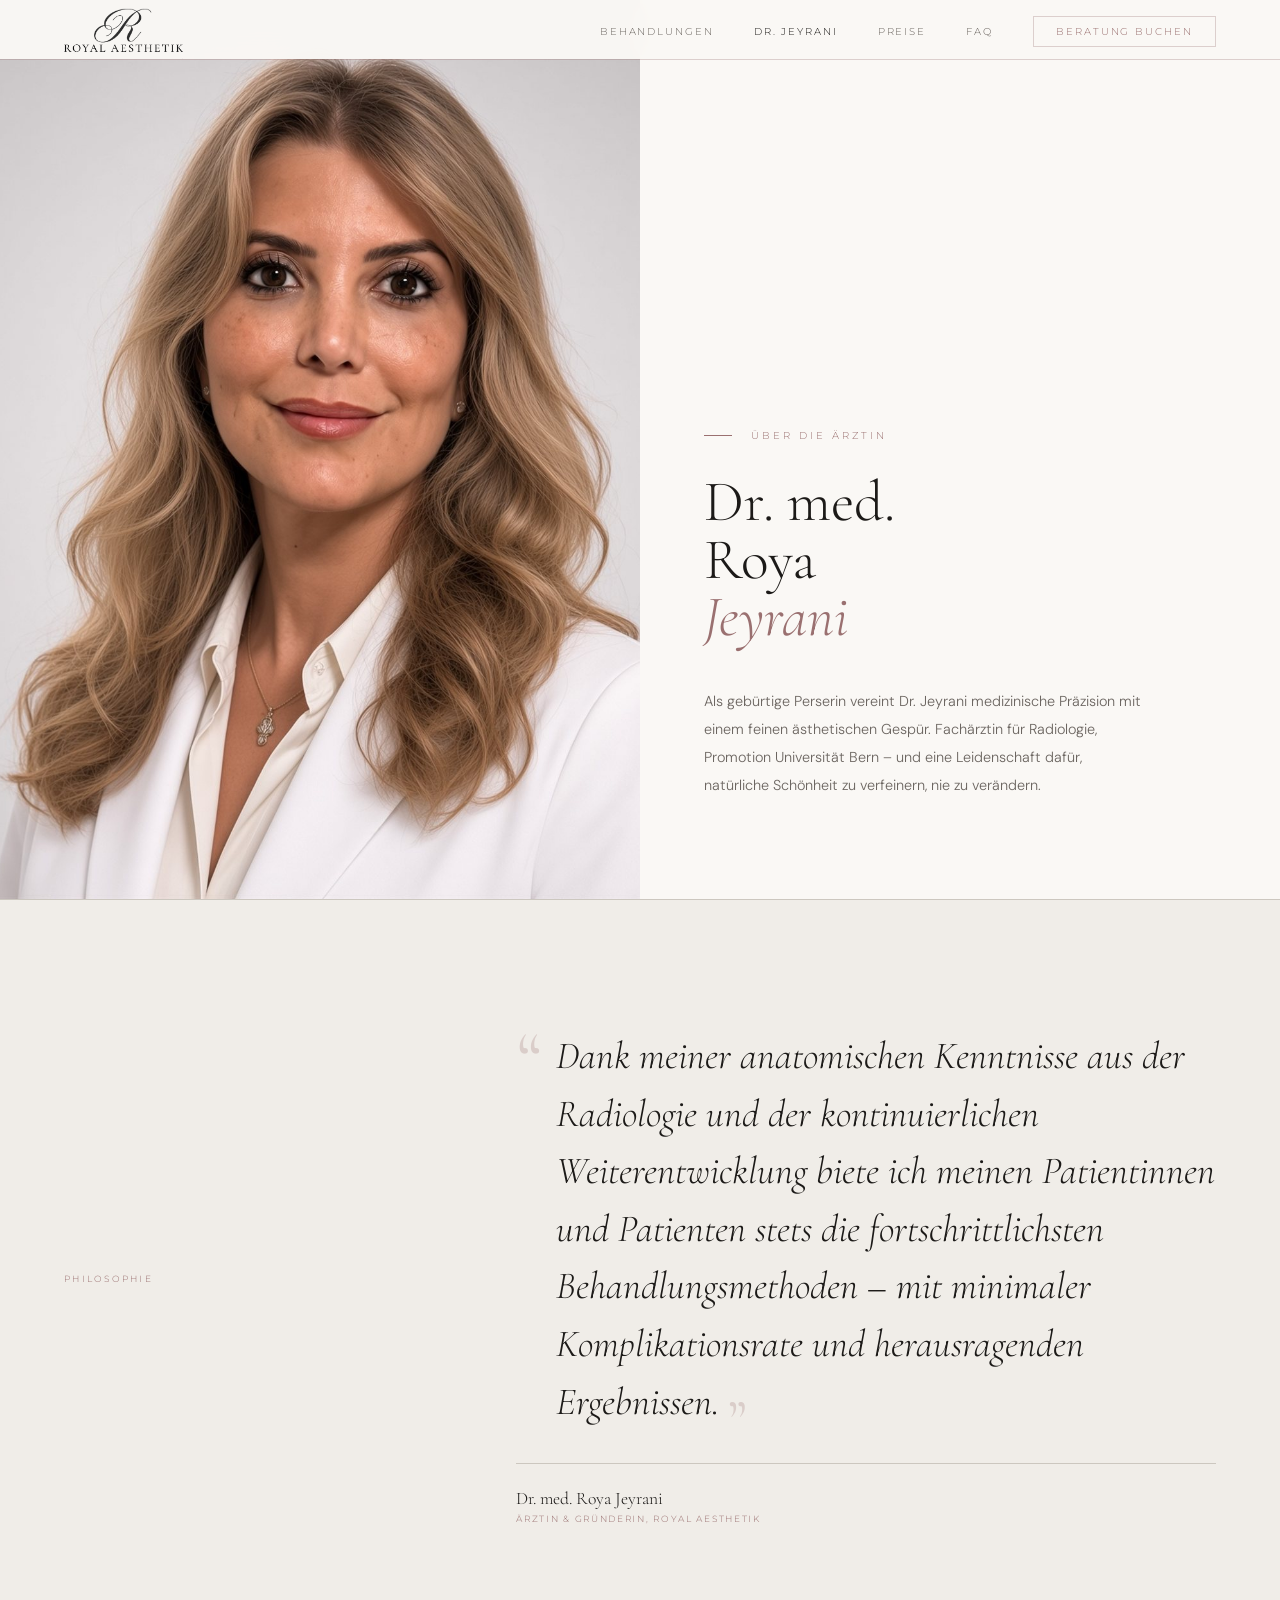
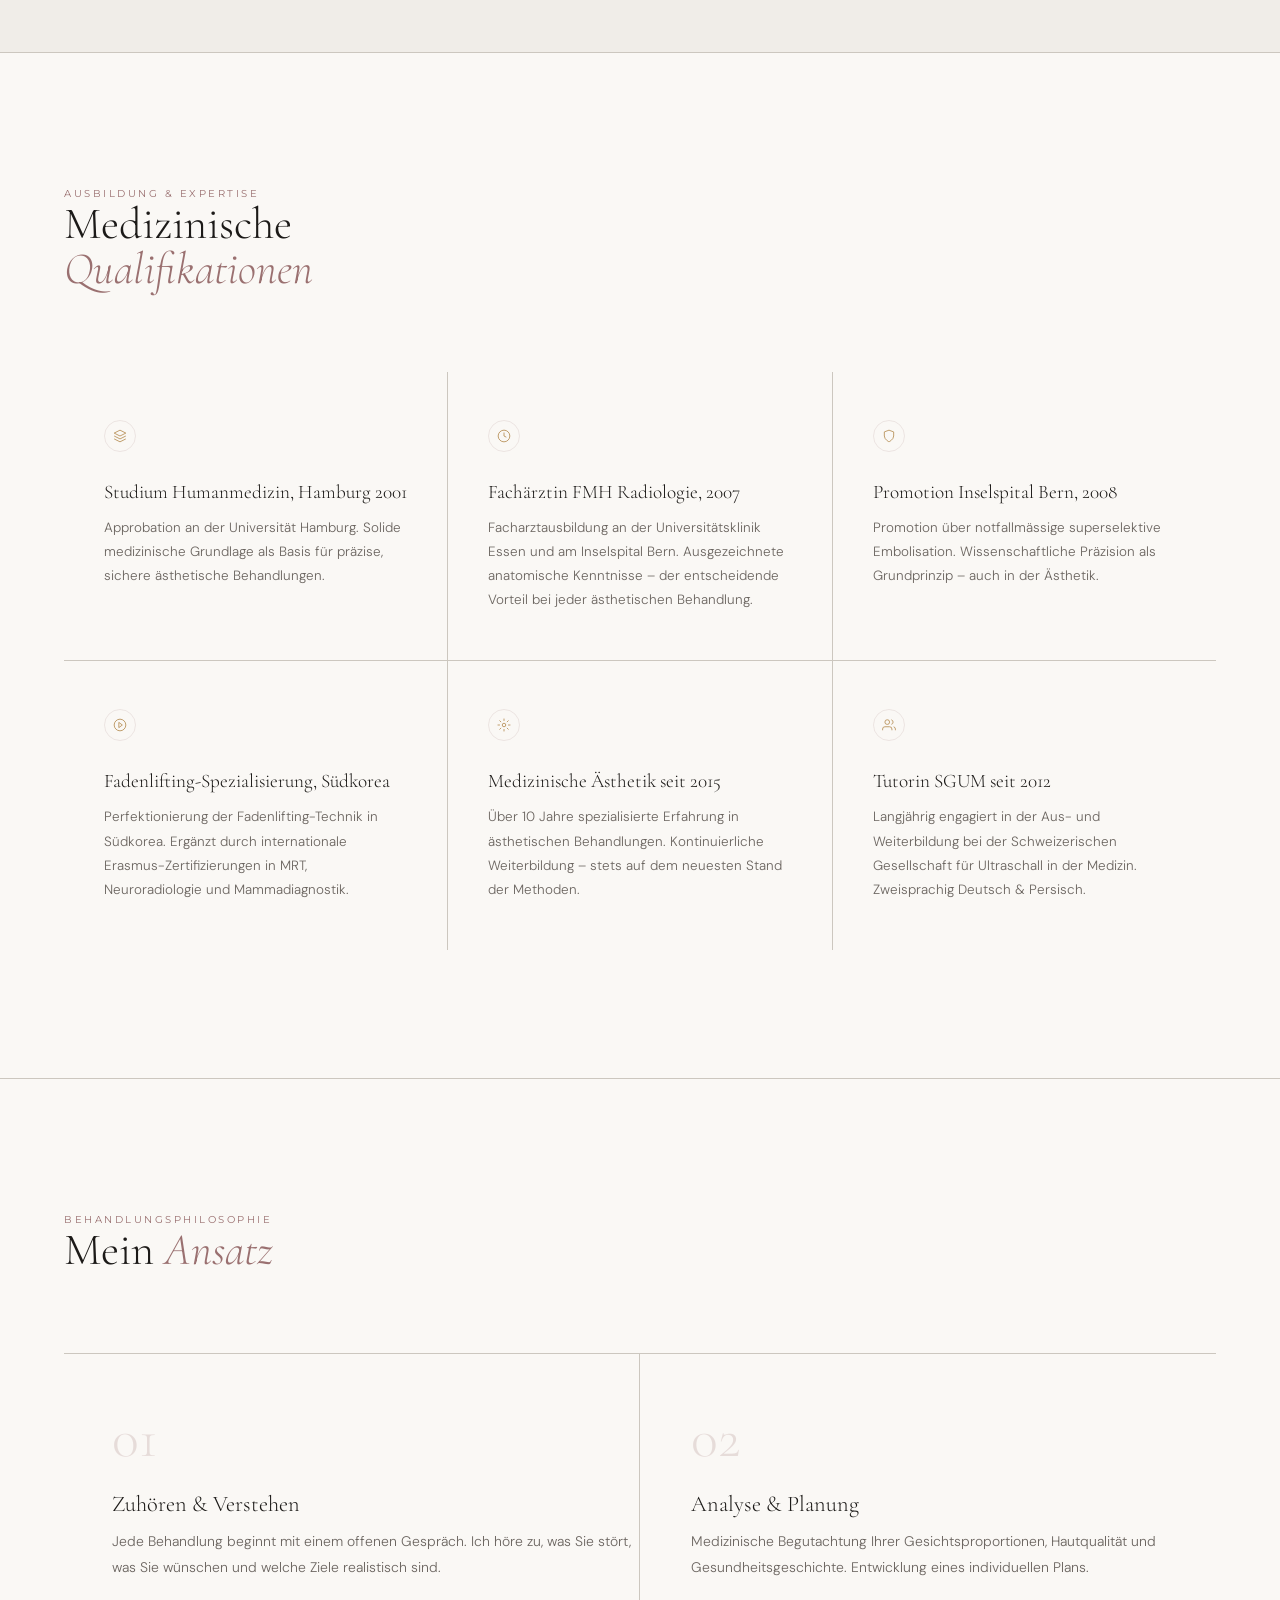
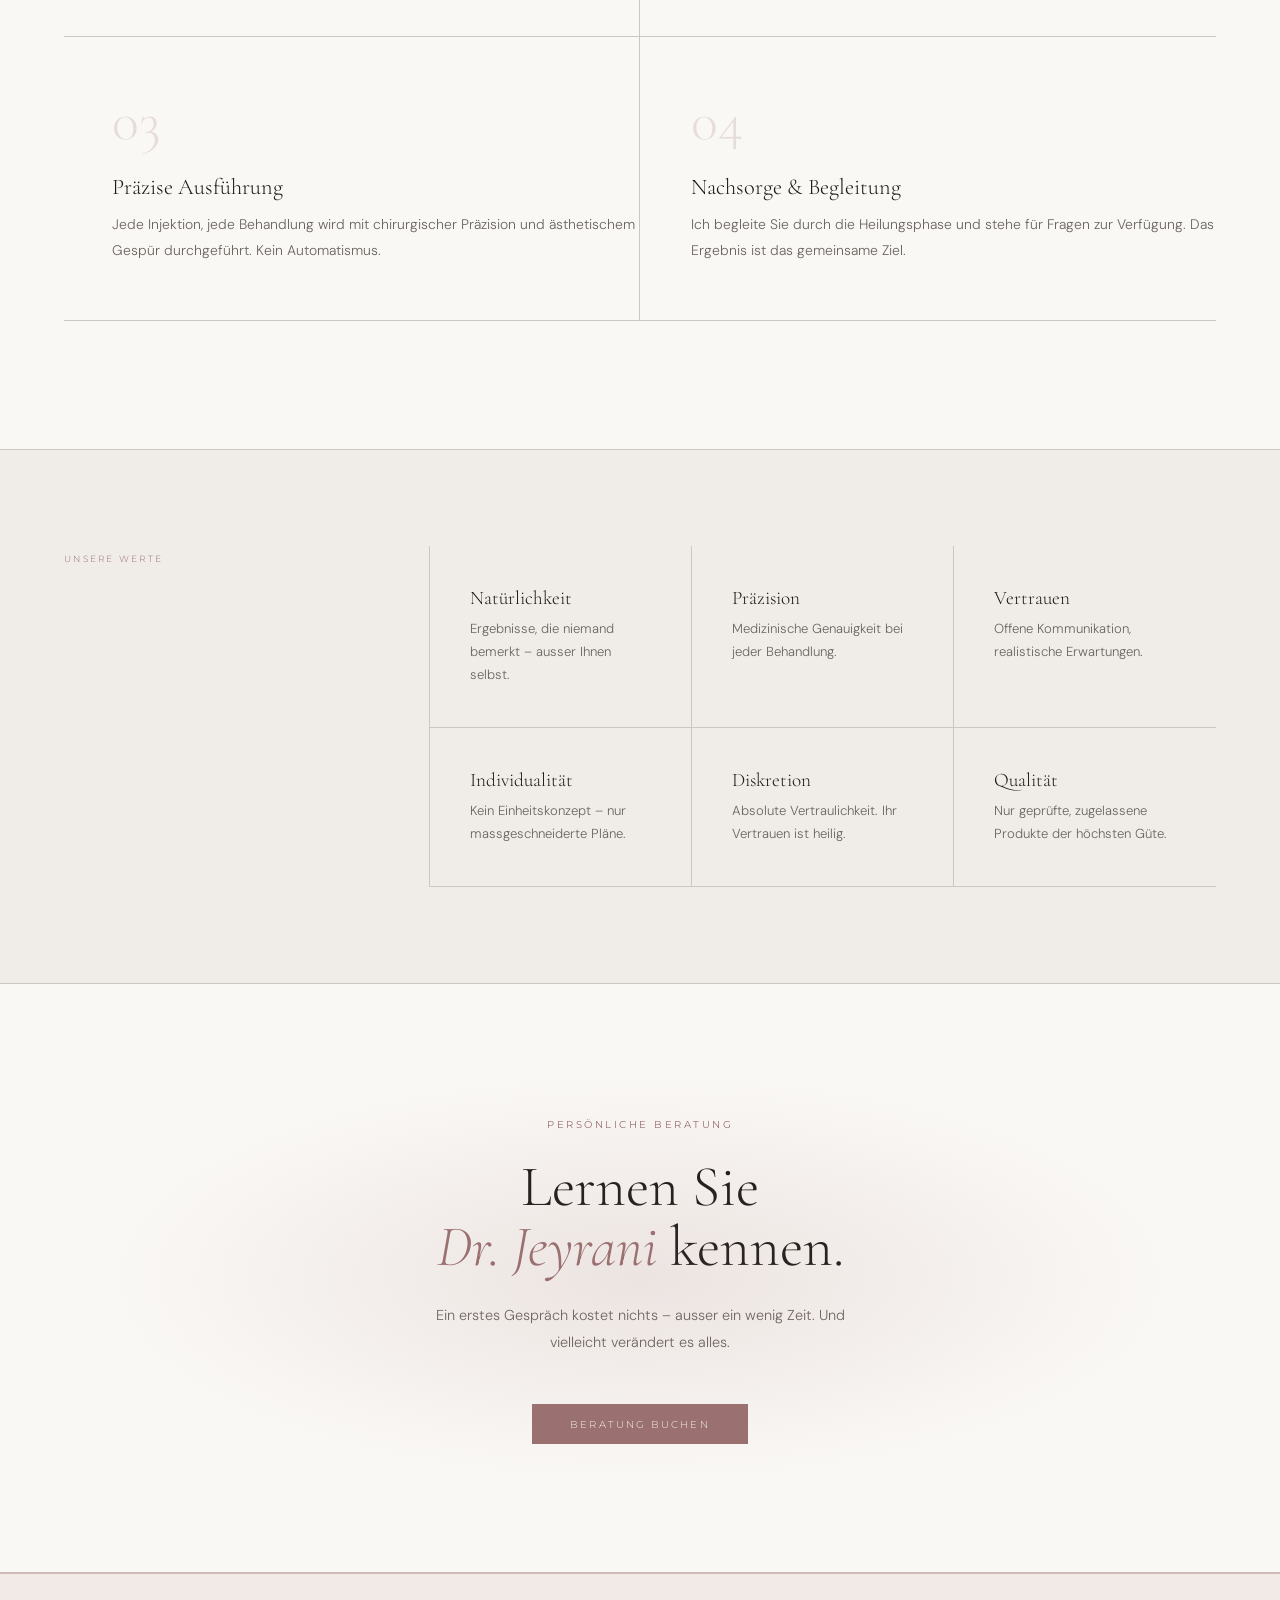
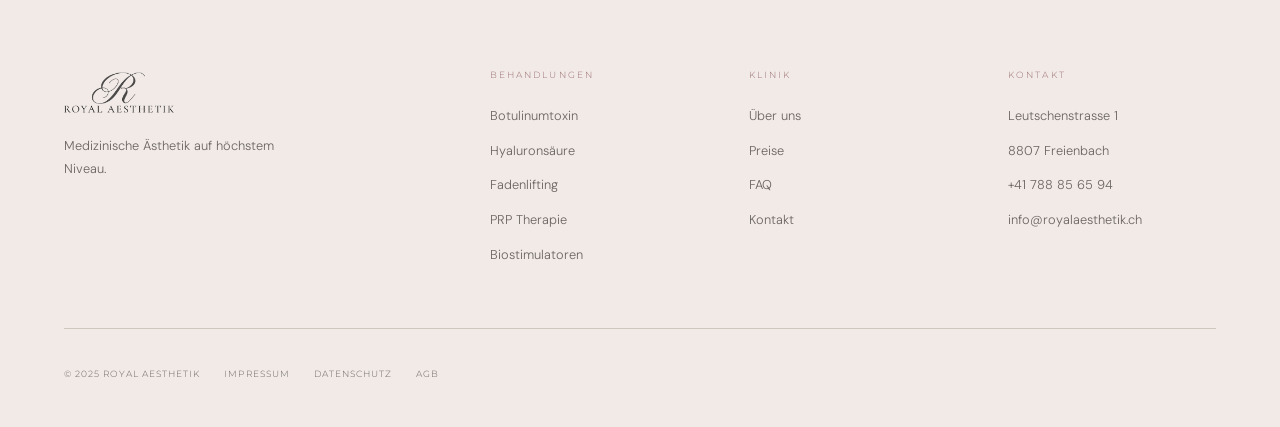
<file: uber-uns.html>
﻿<!DOCTYPE html>
<html lang="de">
<head>
<meta charset="UTF-8">
<meta name="viewport" content="width=device-width, initial-scale=1.0">
<link rel="icon" href="favicon.ico" sizes="any">
<link rel="apple-touch-icon" href="apple-touch-icon.png">
<title>Dr. med. Roya Jeyrani — Ästhetische Medizin Freienbach</title>
<meta name="description" content="Dr. med. Roya Jeyrani, Fachärztin FMH Radiologie mit über 10 Jahren Erfahrung in ästhetischer Medizin. Praxis in Freienbach, Kanton Schwyz.">
<link rel="canonical" href="https://royalaesthetik.ch/uber-uns.html">
<meta property="og:type" content="website">
<meta property="og:site_name" content="Royal Aesthetik">
<meta property="og:locale" content="de_CH">
<meta property="og:title" content="Dr. med. Roya Jeyrani — Ästhetische Medizin Freienbach">
<meta property="og:description" content="Dr. med. Roya Jeyrani, Fachärztin FMH Radiologie mit über 10 Jahren Erfahrung in ästhetischer Medizin. Praxis in Freienbach, Kanton Schwyz.">
<meta property="og:url" content="https://royalaesthetik.ch/uber-uns.html">
<meta property="og:image" content="https://royalaesthetik.ch/og-image.jpg">
<meta property="og:image:width" content="1200">
<meta property="og:image:height" content="630">
<meta name="twitter:card" content="summary_large_image">
<link rel="preconnect" href="https://fonts.googleapis.com">
<link rel="preconnect" href="https://fonts.gstatic.com" crossorigin>
<link href="https://fonts.googleapis.com/css2?family=Cormorant+Garamond:ital,wght@0,200;0,300;0,400;1,200;1,300;1,400&family=DM+Sans:wght@300;400;500&family=Montserrat:wght@300;400;500&display=swap" rel="stylesheet">
<style>
*,*::before,*::after{box-sizing:border-box;margin:0;padding:0}
:root{--bg:#FAF8F5;--bg-2:#F0EDE8;--bg-3:#E5E0D8;--ivory:#1C1A18;--ivory-dim:#6B6560;--ivory-dark:#CCC7BF;--gold:#B8925A;--gold-dim:rgba(154,112,112,.15);--font-display:'Cormorant Garamond',Georgia,serif;--font-body:'DM Sans',system-ui,sans-serif;--font-label:'Montserrat',sans-serif;--ease:cubic-bezier(0.25,0.1,0.25,1);--rose:#9A7070;--rose-dim:rgba(154,112,112,.3);--rose-pale:rgba(154,112,112,.12);--white:#FFFFFF}
html{scroll-behavior:smooth;font-size:16px}
body{background:var(--bg);color:var(--ivory);font-family:var(--font-body);font-weight:300;-webkit-font-smoothing:antialiased;overflow-x:hidden}
.label{font-family:var(--font-label);font-size:10px;letter-spacing:.25em;text-transform:uppercase;color:var(--rose);font-weight:400}
.r{opacity:0;transform:translateY(24px);transition:opacity 1s var(--ease),transform 1s var(--ease)}.r.on{opacity:1;transform:none}
.rl{opacity:0;transform:translateX(-28px);transition:opacity 1s var(--ease),transform 1s var(--ease)}.rl.on{opacity:1;transform:none}
.rr{opacity:0;transform:translateX(28px);transition:opacity 1s var(--ease),transform 1s var(--ease)}.rr.on{opacity:1;transform:none}
.d1{transition-delay:.1s}.d2{transition-delay:.2s}.d3{transition-delay:.35s}.d4{transition-delay:.5s}
nav{position:fixed;top:0;left:0;right:0;z-index:200;height:60px;padding:0 5vw;display:flex;align-items:center;justify-content:space-between;border-bottom:1px solid var(--rose-dim);overflow:visible}
nav::before{content:'';position:absolute;inset:0;background:rgba(250,248,245,.96);backdrop-filter:blur(16px);z-index:-1}
.nav-logo{display:flex;align-items:center;text-decoration:none;padding-top:1px}
.nav-logo img{height:56px;width:auto;display:block;transform:translateY(4px)}
.nav-links{display:flex;gap:2.5rem;list-style:none;align-items:center}
.nav-links a{font-family:var(--font-label);font-size:9.5px;letter-spacing:.2em;text-transform:uppercase;color:var(--ivory-dim);text-decoration:none;transition:color .3s}
.nav-links a:hover,.nav-links a.active{color:var(--ivory)}
.nav-cta{background:transparent!important;border:1px solid var(--rose-dim);color:var(--rose)!important;padding:.55rem 1.4rem;transition:background .3s!important,border-color .3s!important,color .3s!important}
.nav-cta:hover{background:var(--rose)!important;border-color:var(--rose)!important;color:var(--white)!important}
.hamburger{display:none;flex-direction:column;gap:5px;cursor:pointer;background:none;border:none;padding:4px}
.hamburger span{display:block;width:20px;height:1px;background:var(--ivory)}
.btn-dark{font-family:var(--font-label);font-size:9.5px;letter-spacing:.22em;text-transform:uppercase;background:var(--rose);color:var(--bg);padding:.9rem 2.4rem;text-decoration:none;display:inline-block;transition:background .3s,transform .3s}
.btn-dark:hover{background:var(--ivory);transform:translateY(-2px)}
.btn-ghost{font-family:var(--font-label);font-size:9.5px;letter-spacing:.22em;text-transform:uppercase;color:var(--ivory-dim);text-decoration:none;display:inline-flex;align-items:center;gap:.75rem;transition:color .3s}
.btn-ghost::after{content:'';display:block;width:28px;height:1px;background:currentColor;transition:width .35s}
.btn-ghost:hover{color:var(--rose)}.btn-ghost:hover::after{width:48px}
footer{background:rgba(154,112,112,.1);padding:6rem 5vw 3rem;border-top:2px solid rgba(154,112,112,.4)}
.footer-top{display:grid;grid-template-columns:1.8fr 1fr 1fr 1fr;gap:4vw;padding-bottom:4rem;border-bottom:1px solid var(--ivory-dark)}
.footer-logo{height:52px;width:auto;display:block;opacity:.85}
.footer-tagline{font-size:.8rem;color:var(--ivory-dim);margin-top:.75rem;line-height:1.8;max-width:240px}
.footer-col-title{font-family:var(--font-label);font-size:8.5px;letter-spacing:.25em;text-transform:uppercase;color:var(--rose);margin-bottom:1.5rem}
.footer-links{list-style:none;display:flex;flex-direction:column;gap:.85rem}
.footer-links a{font-size:.8rem;color:var(--ivory-dim);text-decoration:none;transition:color .3s}
.footer-links a:hover{color:var(--ivory)}
.footer-bottom{display:flex;justify-content:space-between;align-items:center;padding-top:2.5rem}
.footer-legal{font-family:var(--font-label);font-size:8.5px;letter-spacing:.12em;text-transform:uppercase;color:var(--ivory-dim)}
.footer-legal a{color:var(--ivory-dim);text-decoration:none;margin-left:1.5rem;transition:color .3s}
.footer-legal a:hover{color:var(--ivory)}

/* HERO SPLIT */
.hero-split{height:100vh;max-height:900px;display:grid;grid-template-columns:1fr 1fr;border-bottom:1px solid var(--ivory-dark)}
.hero-img{position:relative;overflow:hidden;min-height:500px}
.hero-img img{position:absolute;inset:0;width:100%;height:100%;object-fit:cover;object-position:center 10%;display:block}
.hero-img-label{position:absolute;bottom:2rem;left:2rem;font-family:var(--font-label);font-size:8.5px;letter-spacing:.18em;text-transform:uppercase;color:rgba(240,237,232,.3)}
.hero-content{padding:140px 5vw 80px;display:flex;flex-direction:column;justify-content:flex-end}
.hero-eyebrow{font-family:var(--font-label);font-size:10px;letter-spacing:.3em;text-transform:uppercase;color:var(--rose);margin-bottom:2rem;display:flex;align-items:center;gap:1.2rem}
.hero-eyebrow::before{content:'';display:block;width:28px;height:1px;background:var(--rose)}
.hero-title{font-family:var(--font-display);font-size:clamp(2.8rem,4.5vw,5.5rem);font-weight:200;line-height:1;color:var(--ivory)}
.hero-title em{font-style:italic;color:var(--rose);display:block}
.hero-sub{font-size:.9rem;line-height:1.95;color:var(--ivory-dim);margin-top:2.5rem;max-width:440px}

/* PHILOSOPHY QUOTE */
.quote-section{padding:8rem 5vw;display:grid;grid-template-columns:1fr 2fr;gap:8vw;align-items:center;border-bottom:1px solid var(--ivory-dark);background:var(--bg-2)}
.quote-label{font-family:var(--font-label);font-size:9px;letter-spacing:.25em;text-transform:uppercase;color:var(--rose)}
.quote-text{font-family:var(--font-display);font-size:clamp(1.8rem,3vw,3rem);font-weight:200;line-height:1.5;color:var(--ivory);font-style:italic;position:relative;padding-left:2.5rem}
.quote-text::before{content:'\201C';position:absolute;left:0;top:-.5rem;font-size:5rem;line-height:1;color:var(--rose);opacity:.25;font-style:normal}
.quote-text::after{content:'\201D';font-size:1.6em;line-height:0;vertical-align:-.45em;margin-left:.12em;color:var(--rose);opacity:.25;font-style:normal}
.quote-author{margin-top:2rem;padding-top:1.5rem;border-top:1px solid var(--ivory-dark)}
.quote-author-name{font-family:var(--font-display);font-size:1.1rem;font-weight:300;color:var(--ivory)}
.quote-author-role{font-family:var(--font-label);font-size:8.5px;letter-spacing:.2em;text-transform:uppercase;color:var(--rose);margin-top:.3rem}

/* CREDENTIALS */
.creds{padding:8rem 5vw;border-bottom:1px solid var(--ivory-dark)}
.creds-header{margin-bottom:5rem}
.creds-title{font-family:var(--font-display);font-size:clamp(2rem,3.5vw,4rem);font-weight:200;color:var(--ivory);line-height:1}
.creds-title em{font-style:italic;color:var(--rose)}
.creds-grid{display:grid;grid-template-columns:repeat(3,1fr);gap:1px;background:var(--ivory-dark)}
.cred-card{background:var(--bg);padding:3rem 2.5rem}
.cred-icon{width:32px;height:32px;border:1px solid var(--gold-dim);border-radius:50%;display:flex;align-items:center;justify-content:center;margin-bottom:1.75rem}
.cred-icon svg{width:14px;height:14px;stroke:var(--gold);fill:none;stroke-width:1.5}
.cred-title{font-family:var(--font-display);font-size:1.2rem;font-weight:300;color:var(--ivory);margin-bottom:.75rem}
.cred-desc{font-size:.84rem;line-height:1.8;color:var(--ivory-dim)}

/* APPROACH */
.approach{padding:8rem 5vw;border-bottom:1px solid var(--ivory-dark)}
.approach-header{margin-bottom:5rem;max-width:560px}
.approach-title{font-family:var(--font-display);font-size:clamp(2rem,3.5vw,4rem);font-weight:200;color:var(--ivory);line-height:1}
.approach-title em{font-style:italic;color:var(--rose)}
.approach-steps{display:grid;grid-template-columns:1fr 1fr;gap:0;border-top:1px solid var(--ivory-dark)}
.step{padding:3.5rem 0 3.5rem 3rem;border-bottom:1px solid var(--ivory-dark);border-right:1px solid var(--ivory-dark)}
.step:nth-child(even){padding-left:4vw;border-right:none}
.step-num{font-family:var(--font-display);font-size:3.5rem;font-weight:200;color:var(--rose);opacity:.2;line-height:1;margin-bottom:1.5rem}
.step-title{font-family:var(--font-display);font-size:1.4rem;font-weight:300;color:var(--ivory);margin-bottom:.75rem}
.step-desc{font-size:.87rem;line-height:1.85;color:var(--ivory-dim)}

/* VALUES */
.values{padding:6rem 5vw;background:var(--bg-2)}
.values-inner{display:grid;grid-template-columns:1fr 3fr;gap:8vw;align-items:start}
.values-label{font-family:var(--font-label);font-size:9px;letter-spacing:.25em;text-transform:uppercase;color:var(--rose);padding-top:.4rem}
.values-list{display:grid;grid-template-columns:1fr 1fr 1fr;gap:0;border-left:1px solid var(--ivory-dark)}
.value-item{padding:2.5rem 2.5rem;border-bottom:1px solid var(--ivory-dark);border-right:1px solid var(--ivory-dark)}
.value-item:nth-child(3n){border-right:none}
.value-name{font-family:var(--font-display);font-size:1.2rem;font-weight:300;color:var(--ivory);margin-bottom:.5rem}
.value-desc{font-size:.82rem;line-height:1.75;color:var(--ivory-dim)}

/* CTA */
.cta-section{padding:8rem 5vw;text-align:center;border-top:1px solid var(--ivory-dark);position:relative}
.cta-section::before{content:'';position:absolute;inset:0;background:radial-gradient(ellipse 60% 50% at 50% 50%,rgba(154,112,112,.15) 0%,transparent 70%)}
.cta-title{font-family:var(--font-display);font-size:clamp(2.5rem,4.5vw,5rem);font-weight:200;line-height:1.05;color:var(--ivory);margin:1.5rem 0}
.cta-title em{font-style:italic;color:var(--rose)}
.cta-sub{font-size:.9rem;color:var(--ivory-dim);max-width:440px;margin:0 auto 3rem;line-height:1.9}

@media(max-width:900px){
  .hero-split{grid-template-columns:1fr;min-height:auto}
  .hero-img{min-height:50vw}
  .quote-section{grid-template-columns:1fr;gap:2rem}
  .creds-grid{grid-template-columns:1fr 1fr}
  .approach-steps{grid-template-columns:1fr}
  .step{border-right:none;padding-left:0}
  .step:nth-child(even){padding-left:0}
  .values-inner{grid-template-columns:1fr}
  .values-list{grid-template-columns:1fr 1fr;border-left:none;border-top:1px solid var(--ivory-dark)}
}
@media(max-width:768px){
  nav{height:56px}.nav-logo{align-self:center;padding-top:0}.nav-logo img{height:44px;transform:none}.nav-links{display:none}.hamburger{display:flex}
  .creds-grid{grid-template-columns:1fr}
  .values-list{grid-template-columns:1fr}
  .value-item:nth-child(3n){border-right:none}
  .footer-top{grid-template-columns:1fr 1fr;gap:3rem}
  .footer-bottom{flex-direction:column;gap:1rem;text-align:center}
}
@media(max-width:500px){.footer-top{grid-template-columns:1fr}}
</style>
</head>
<body>
<nav id="nav" class="scrolled">
  <a href="index.html" class="nav-logo"><img src="bilder/logo/logo.svg" alt="Royal Aesthetik"></a>
  <ul class="nav-links">
    <li><a href="behandlungen.html">Behandlungen</a></li>
    <li><a href="uber-uns.html" class="active">Dr. Jeyrani</a></li>
    <li><a href="preise.html">Preise</a></li>
    <li><a href="faq.html">FAQ</a></li>
    <li><a href="kontakt.html" class="nav-cta">Beratung buchen</a></li>
  </ul>
  <button class="hamburger" aria-label="Menü"><span></span><span></span><span></span></button>
</nav>

<div class="hero-split">
  <div class="hero-img"><img src="bilder/team/Portrait_Roya.jpg" alt="Dr. med. Roya Jeyrani"></div>
  <div class="hero-content" style="padding-top:160px;padding-bottom:100px">
    <div class="hero-eyebrow rl">Über die Ärztin</div>
    <h1 class="hero-title rr d1">Dr. med.<br>Roya <em>Jeyrani</em></h1>
    <p class="hero-sub rr d2">Als gebürtige Perserin vereint Dr. Jeyrani medizinische Präzision mit einem feinen ästhetischen Gespür. Fachärztin für Radiologie, Promotion Universität Bern – und eine Leidenschaft dafür, natürliche Schönheit zu verfeinern, nie zu verändern.</p>
  </div>
</div>

<div class="quote-section">
  <div class="r"><span class="quote-label">Philosophie</span></div>
  <div class="r d1">
    <p class="quote-text">Dank meiner anatomischen Kenntnisse aus der Radiologie und der kontinuierlichen Weiterentwicklung biete ich meinen Patientinnen und Patienten stets die fortschrittlichsten Behandlungsmethoden – mit minimaler Komplikationsrate und herausragenden Ergebnissen.</p>
    <div class="quote-author">
      <p class="quote-author-name">Dr. med. Roya Jeyrani</p>
      <p class="quote-author-role">Ärztin & Gründerin, Royal Aesthetik</p>
    </div>
  </div>
</div>

<section class="creds">
  <div class="creds-header r">
    <span class="label">Ausbildung & Expertise</span>
    <h2 class="creds-title">Medizinische<br><em>Qualifikationen</em></h2>
  </div>
  <div class="creds-grid">
    <div class="cred-card r">
      <div class="cred-icon"><svg viewBox="0 0 24 24"><path d="M12 2L2 7l10 5 10-5-10-5zM2 17l10 5 10-5M2 12l10 5 10-5"/></svg></div>
      <h3 class="cred-title">Studium Humanmedizin, Hamburg 2001</h3>
      <p class="cred-desc">Approbation an der Universität Hamburg. Solide medizinische Grundlage als Basis für präzise, sichere ästhetische Behandlungen.</p>
    </div>
    <div class="cred-card r d1">
      <div class="cred-icon"><svg viewBox="0 0 24 24"><circle cx="12" cy="12" r="10"/><path d="M12 6v6l4 2"/></svg></div>
      <h3 class="cred-title">Fachärztin FMH Radiologie, 2007</h3>
      <p class="cred-desc">Facharztausbildung an der Universitätsklinik Essen und am Inselspital Bern. Ausgezeichnete anatomische Kenntnisse – der entscheidende Vorteil bei jeder ästhetischen Behandlung.</p>
    </div>
    <div class="cred-card r d2">
      <div class="cred-icon"><svg viewBox="0 0 24 24"><path d="M12 22s8-4 8-10V5l-8-3-8 3v7c0 6 8 10 8 10z"/></svg></div>
      <h3 class="cred-title">Promotion Inselspital Bern, 2008</h3>
      <p class="cred-desc">Promotion über notfallmässige superselektive Embolisation. Wissenschaftliche Präzision als Grundprinzip – auch in der Ästhetik.</p>
    </div>
    <div class="cred-card r d1">
      <div class="cred-icon"><svg viewBox="0 0 24 24"><path d="M12 2C6.48 2 2 6.48 2 12s4.48 10 10 10 10-4.48 10-10S17.52 2 12 2zm-2 14.5v-9l6 4.5-6 4.5z"/></svg></div>
      <h3 class="cred-title">Fadenlifting-Spezialisierung, Südkorea</h3>
      <p class="cred-desc">Perfektionierung der Fadenlifting-Technik in Südkorea. Ergänzt durch internationale Erasmus-Zertifizierungen in MRT, Neuroradiologie und Mammadiagnostik.</p>
    </div>
    <div class="cred-card r d2">
      <div class="cred-icon"><svg viewBox="0 0 24 24"><circle cx="12" cy="12" r="3"/><path d="M12 1v4M12 19v4M4.22 4.22l2.83 2.83M16.95 16.95l2.83 2.83M1 12h4M19 12h4M4.22 19.78l2.83-2.83M16.95 7.05l2.83-2.83"/></svg></div>
      <h3 class="cred-title">Medizinische Ästhetik seit 2015</h3>
      <p class="cred-desc">Über 10 Jahre spezialisierte Erfahrung in ästhetischen Behandlungen. Kontinuierliche Weiterbildung – stets auf dem neuesten Stand der Methoden.</p>
    </div>
    <div class="cred-card r d3">
      <div class="cred-icon"><svg viewBox="0 0 24 24"><path d="M17 21v-2a4 4 0 0 0-4-4H5a4 4 0 0 0-4 4v2"/><circle cx="9" cy="7" r="4"/><path d="M23 21v-2a4 4 0 0 0-3-3.87M16 3.13a4 4 0 0 1 0 7.75"/></svg></div>
      <h3 class="cred-title">Tutorin SGUM seit 2012</h3>
      <p class="cred-desc">Langjährig engagiert in der Aus- und Weiterbildung bei der Schweizerischen Gesellschaft für Ultraschall in der Medizin. Zweisprachig Deutsch & Persisch.</p>
    </div>
  </div>
</section>

<section class="approach">
  <div class="approach-header r">
    <span class="label">Behandlungsphilosophie</span>
    <h2 class="approach-title">Mein <em>Ansatz</em></h2>
  </div>
  <div class="approach-steps">
    <div class="step rl">
      <div class="step-num">01</div>
      <h3 class="step-title">Zuhören & Verstehen</h3>
      <p class="step-desc">Jede Behandlung beginnt mit einem offenen Gespräch. Ich höre zu, was Sie stört, was Sie wünschen und welche Ziele realistisch sind.</p>
    </div>
    <div class="step rr">
      <div class="step-num">02</div>
      <h3 class="step-title">Analyse & Planung</h3>
      <p class="step-desc">Medizinische Begutachtung Ihrer Gesichtsproportionen, Hautqualität und Gesundheitsgeschichte. Entwicklung eines individuellen Plans.</p>
    </div>
    <div class="step rl">
      <div class="step-num">03</div>
      <h3 class="step-title">Präzise Ausführung</h3>
      <p class="step-desc">Jede Injektion, jede Behandlung wird mit chirurgischer Präzision und ästhetischem Gespür durchgeführt. Kein Automatismus.</p>
    </div>
    <div class="step rr">
      <div class="step-num">04</div>
      <h3 class="step-title">Nachsorge & Begleitung</h3>
      <p class="step-desc">Ich begleite Sie durch die Heilungsphase und stehe für Fragen zur Verfügung. Das Ergebnis ist das gemeinsame Ziel.</p>
    </div>
  </div>
</section>

<div class="values">
  <div class="values-inner">
    <div class="r"><span class="values-label">Unsere Werte</span></div>
    <div class="values-list">
      <div class="value-item r"><h3 class="value-name">Natürlichkeit</h3><p class="value-desc">Ergebnisse, die niemand bemerkt – ausser Ihnen selbst.</p></div>
      <div class="value-item r d1"><h3 class="value-name">Präzision</h3><p class="value-desc">Medizinische Genauigkeit bei jeder Behandlung.</p></div>
      <div class="value-item r d2"><h3 class="value-name">Vertrauen</h3><p class="value-desc">Offene Kommunikation, realistische Erwartungen.</p></div>
      <div class="value-item r"><h3 class="value-name">Individualität</h3><p class="value-desc">Kein Einheitskonzept – nur massgeschneiderte Pläne.</p></div>
      <div class="value-item r d1"><h3 class="value-name">Diskretion</h3><p class="value-desc">Absolute Vertraulichkeit. Ihr Vertrauen ist heilig.</p></div>
      <div class="value-item r d2"><h3 class="value-name">Qualität</h3><p class="value-desc">Nur geprüfte, zugelassene Produkte der höchsten Güte.</p></div>
    </div>
  </div>
</div>

<div class="cta-section">
  <div class="r">
    <span class="label">Persönliche Beratung</span>
    <h2 class="cta-title">Lernen Sie<br><em>Dr. Jeyrani</em> kennen.</h2>
    <p class="cta-sub">Ein erstes Gespräch kostet nichts – ausser ein wenig Zeit. Und vielleicht verändert es alles.</p>
    <a href="kontakt.html" class="btn-dark">Beratung buchen</a>
  </div>
</div>

<footer>
  <div class="footer-top">
    <div><img src="bilder/logo/logo.svg" alt="Royal Aesthetik" class="footer-logo"><p class="footer-tagline">Medizinische Ästhetik auf höchstem Niveau.</p></div>
    <div><p class="footer-col-title">Behandlungen</p><ul class="footer-links"><li><a href="behandlungen.html">Botulinumtoxin</a></li><li><a href="behandlungen.html">Hyaluronsäure</a></li><li><a href="behandlungen.html">Fadenlifting</a></li><li><a href="behandlungen.html">PRP Therapie</a></li><li><a href="behandlungen.html">Biostimulatoren</a></li></ul></div>
    <div><p class="footer-col-title">Klinik</p><ul class="footer-links"><li><a href="uber-uns.html">Über uns</a></li><li><a href="preise.html">Preise</a></li><li><a href="faq.html">FAQ</a></li><li><a href="kontakt.html">Kontakt</a></li></ul></div>
    <div><p class="footer-col-title">Kontakt</p><ul class="footer-links"><li><a href="#">Leutschenstrasse 1</a></li><li><a href="#">8807 Freienbach</a></li><li><a href="tel:+41788856594">+41 788 85 65 94</a></li><li><a href="mailto:info@royalaesthetik.ch">info@royalaesthetik.ch</a></li></ul></div>
  </div>
  <div class="footer-bottom">
    <div class="footer-legal"><span>© 2025 Royal Aesthetik</span><a href="impressum.html">Impressum</a><a href="datenschutz.html">Datenschutz</a><a href="agb.html">AGB</a></div>
  </div>
</footer>
<script>
const nav=document.getElementById('nav');
window.addEventListener('scroll',()=>nav.classList.toggle('scrolled',window.scrollY>40),{passive:true});
const obs=new IntersectionObserver(entries=>{entries.forEach(e=>{if(e.isIntersecting){e.target.classList.add('on');obs.unobserve(e.target);}});},{threshold:0.08});
document.querySelectorAll('.r,.rl,.rr').forEach(el=>obs.observe(el));
document.querySelector('.hamburger').addEventListener('click',function(){const l=document.querySelector('.nav-links');const open=l.style.display==='flex';l.style.cssText=open?'':'display:flex;flex-direction:column;position:fixed;top:64px;left:0;right:0;background:rgba(250,248,245,.98);padding:2rem 5vw;gap:1.5rem;border-bottom:1px solid rgba(154,112,112,.3);box-shadow:0 8px 24px rgba(28,26,24,.08)';});
</script>
</body>
</html>
</file>
